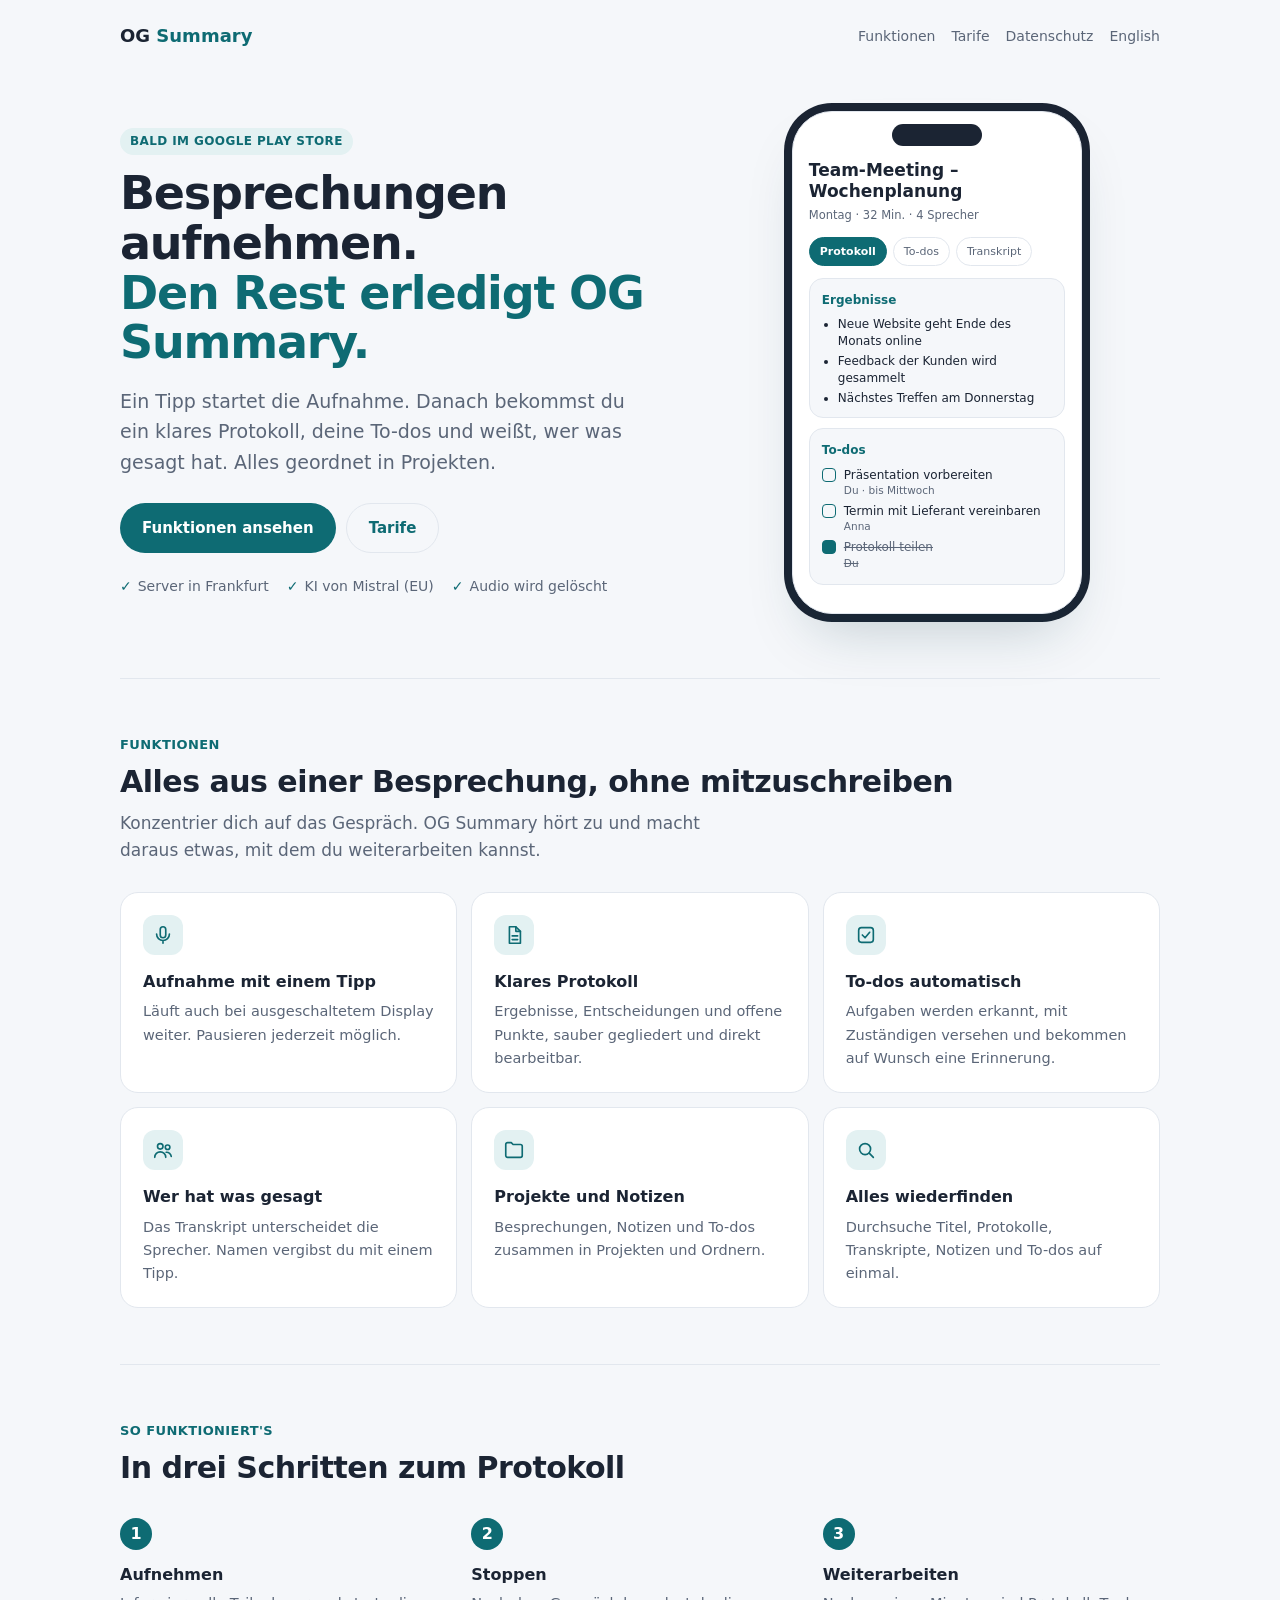
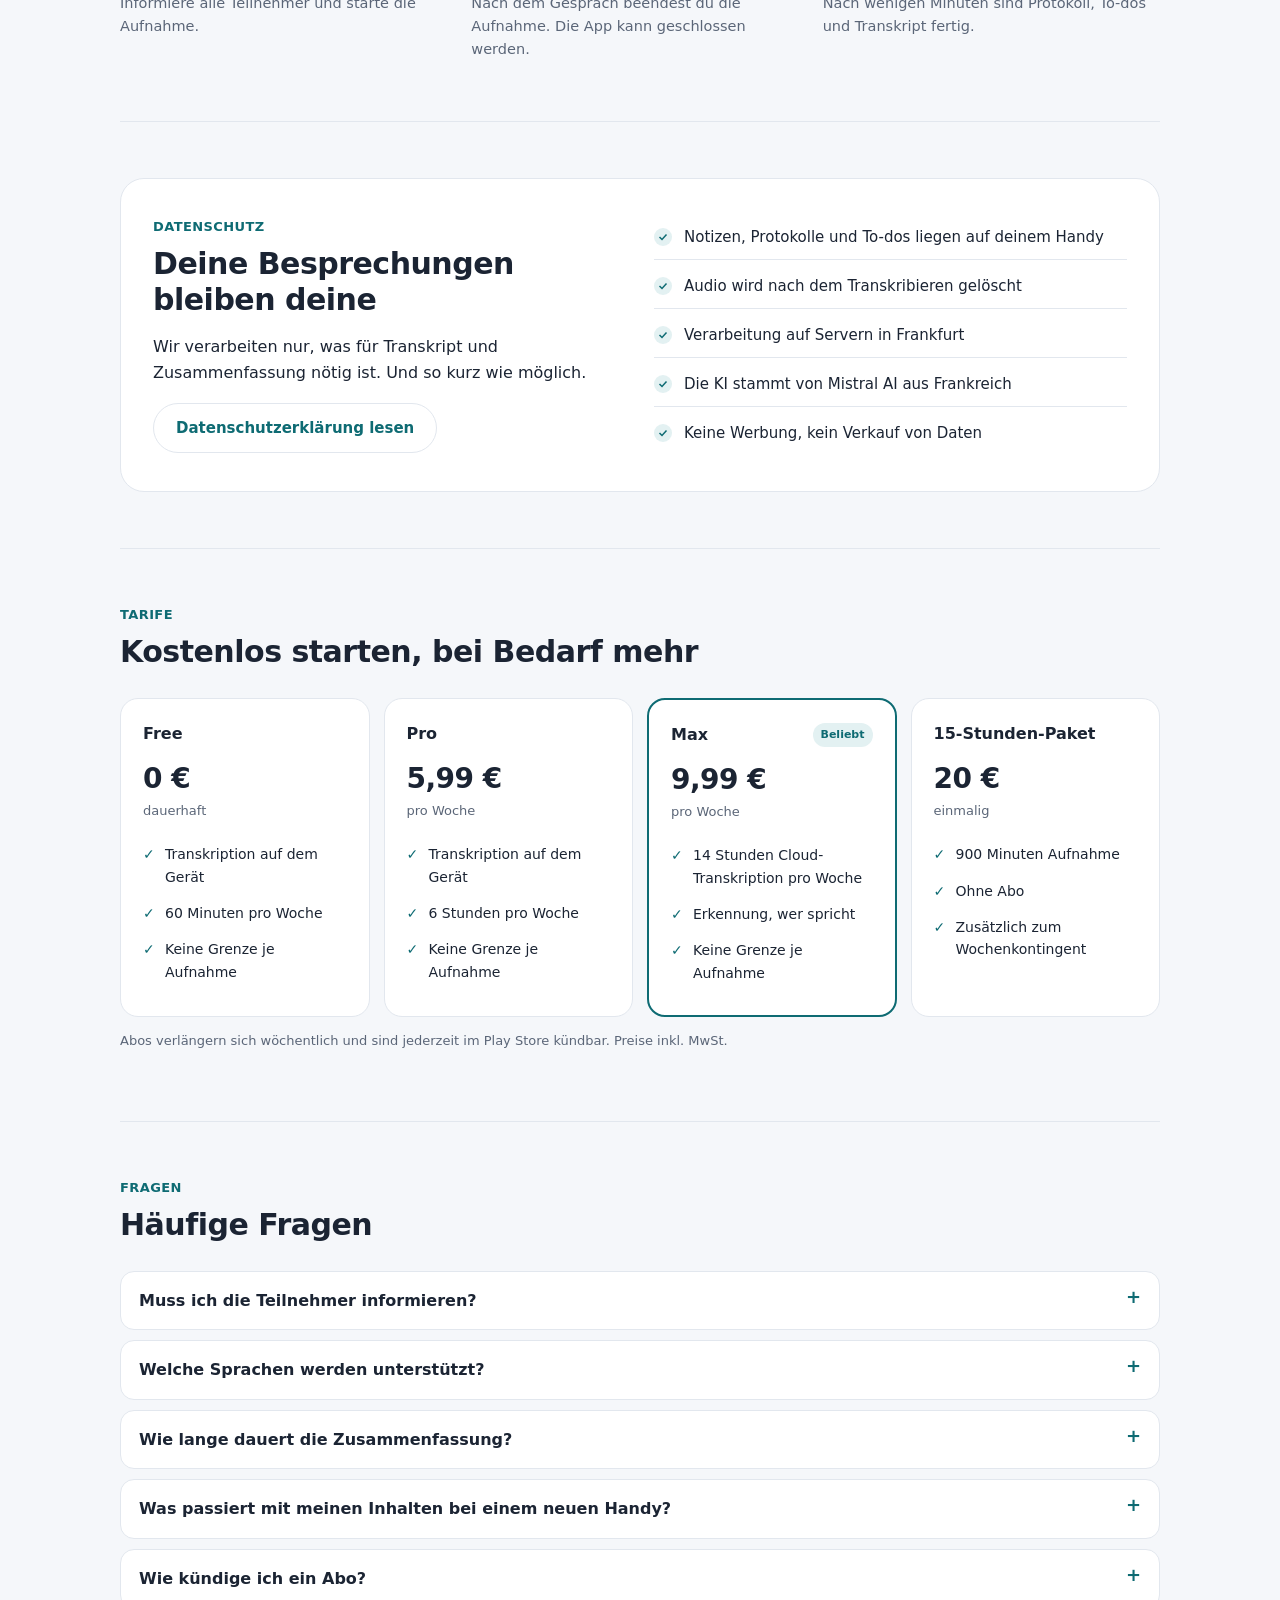
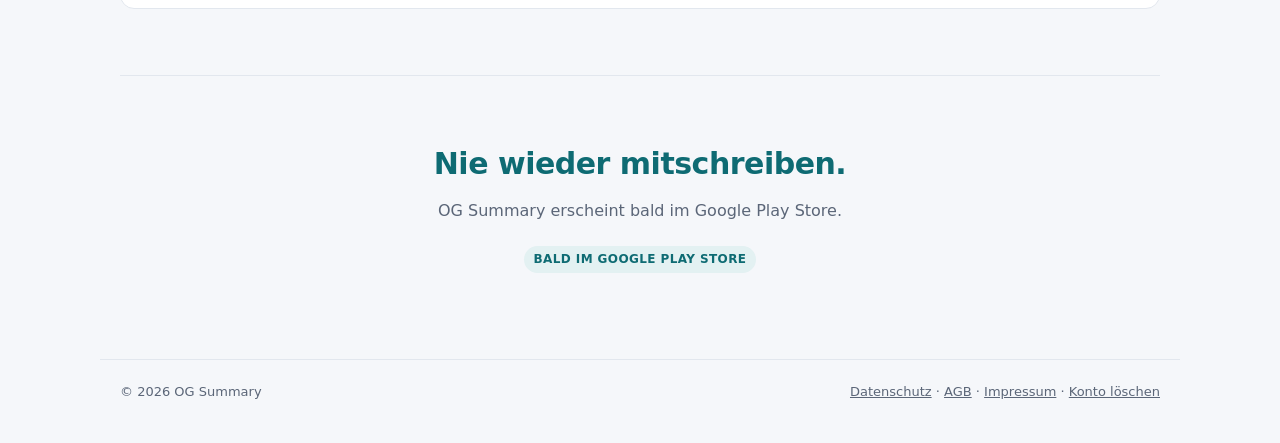
<file: index.html>
<!doctype html>
<html lang="de">
<head>
<meta charset="utf-8">
<meta name="viewport" content="width=device-width, initial-scale=1">
<title>OG Summary – OG Summary</title>
<meta name="robots" content="index,follow">
<meta name="description" content="Besprechungen aufnehmen, automatisch zusammenfassen und als To-dos weiterarbeiten. Deine Inhalte bleiben auf deinem Handy.">
<link rel="stylesheet" href="style.css">
</head>
<body>
<header class="wide">
  <a class="brand" href="index.html">OG <span>Summary</span></a>
  <nav>
    <a href="index.html#funktionen">Funktionen</a>
    <a href="index.html#tarife">Tarife</a>
    <a href="datenschutz.html">Datenschutz</a>
    <a href="en/index.html">English</a>
  </nav>
</header>
<main class="wide">
<section class="lp-hero"><div>
<span class="soon">Bald im Google Play Store</span>
<h1>Besprechungen aufnehmen.<br><em>Den Rest erledigt OG Summary.</em></h1>
<p class="lead">Ein Tipp startet die Aufnahme. Danach bekommst du ein klares Protokoll, deine To-dos und weißt, wer was gesagt hat. Alles geordnet in Projekten.</p>
<div class="cta"><a class="btn" href="#funktionen">Funktionen ansehen</a><a class="btn ghost" href="#tarife">Tarife</a></div>
<div class="trust"><span>Server in Frankfurt</span><span>KI von Mistral (EU)</span><span>Audio wird gelöscht</span></div>
</div><div class="phone" aria-hidden="true"><div class="notch"></div>
<p class="ph-title">Team-Meeting – Wochenplanung</p><div class="ph-meta">Montag · 32 Min. · 4 Sprecher</div>
<div class="ph-tabs"><b>Protokoll</b><i>To-dos</i><i>Transkript</i></div>
<div class="ph-card"><h4>Ergebnisse</h4><ul><li>Neue Website geht Ende des Monats online</li><li>Feedback der Kunden wird gesammelt</li><li>Nächstes Treffen am Donnerstag</li></ul></div>
<div class="ph-card"><h4>To-dos</h4><div class="ph-todo"><div class="box"></div><span>Präsentation vorbereiten<small>Du · bis Mittwoch</small></span></div><div class="ph-todo"><div class="box"></div><span>Termin mit Lieferant vereinbaren<small>Anna</small></span></div><div class="ph-todo done"><div class="box"></div><span>Protokoll teilen<small>Du</small></span></div></div></div></section>
<section class="block" id="funktionen"><p class="eyebrow">Funktionen</p><h2>Alles aus einer Besprechung, ohne mitzuschreiben</h2><p class="sub">Konzentrier dich auf das Gespräch. OG Summary hört zu und macht daraus etwas, mit dem du weiterarbeiten kannst.</p>
<div class="features"><div class="feature"><div class="ic"><svg viewBox="0 0 24 24" fill="none" stroke="currentColor" stroke-width="1.8" stroke-linecap="round" stroke-linejoin="round" aria-hidden="true"><path d="M12 3a3 3 0 0 0-3 3v6a3 3 0 0 0 6 0V6a3 3 0 0 0-3-3z"/><path d="M5 11a7 7 0 0 0 14 0M12 18v3"/></svg></div><h3>Aufnahme mit einem Tipp</h3><p>Läuft auch bei ausgeschaltetem Display weiter. Pausieren jederzeit möglich.</p></div><div class="feature"><div class="ic"><svg viewBox="0 0 24 24" fill="none" stroke="currentColor" stroke-width="1.8" stroke-linecap="round" stroke-linejoin="round" aria-hidden="true"><path d="M7 3h7l5 5v13H7z"/><path d="M14 3v5h5M10 13h6M10 17h6"/></svg></div><h3>Klares Protokoll</h3><p>Ergebnisse, Entscheidungen und offene Punkte, sauber gegliedert und direkt bearbeitbar.</p></div><div class="feature"><div class="ic"><svg viewBox="0 0 24 24" fill="none" stroke="currentColor" stroke-width="1.8" stroke-linecap="round" stroke-linejoin="round" aria-hidden="true"><rect x="4" y="4" width="16" height="16" rx="3"/><path d="M8 12l3 3 5-6"/></svg></div><h3>To-dos automatisch</h3><p>Aufgaben werden erkannt, mit Zuständigen versehen und bekommen auf Wunsch eine Erinnerung.</p></div><div class="feature"><div class="ic"><svg viewBox="0 0 24 24" fill="none" stroke="currentColor" stroke-width="1.8" stroke-linecap="round" stroke-linejoin="round" aria-hidden="true"><circle cx="9" cy="8" r="3"/><path d="M3 20a6 6 0 0 1 12 0"/><circle cx="17" cy="9" r="2.5"/><path d="M15.5 14.5A5 5 0 0 1 21 19"/></svg></div><h3>Wer hat was gesagt</h3><p>Das Transkript unterscheidet die Sprecher. Namen vergibst du mit einem Tipp.</p></div><div class="feature"><div class="ic"><svg viewBox="0 0 24 24" fill="none" stroke="currentColor" stroke-width="1.8" stroke-linecap="round" stroke-linejoin="round" aria-hidden="true"><path d="M3 6a2 2 0 0 1 2-2h4l2 2h8a2 2 0 0 1 2 2v10a2 2 0 0 1-2 2H5a2 2 0 0 1-2-2z"/></svg></div><h3>Projekte und Notizen</h3><p>Besprechungen, Notizen und To-dos zusammen in Projekten und Ordnern.</p></div><div class="feature"><div class="ic"><svg viewBox="0 0 24 24" fill="none" stroke="currentColor" stroke-width="1.8" stroke-linecap="round" stroke-linejoin="round" aria-hidden="true"><circle cx="11" cy="11" r="6"/><path d="M20 20l-4.5-4.5"/></svg></div><h3>Alles wiederfinden</h3><p>Durchsuche Titel, Protokolle, Transkripte, Notizen und To-dos auf einmal.</p></div></div></section>
<section class="block"><p class="eyebrow">So funktioniert&#x27;s</p><h2>In drei Schritten zum Protokoll</h2><p class="sub"></p><div class="steps"><div class="step"><h3>Aufnehmen</h3><p>Informiere alle Teilnehmer und starte die Aufnahme.</p></div><div class="step"><h3>Stoppen</h3><p>Nach dem Gespräch beendest du die Aufnahme. Die App kann geschlossen werden.</p></div><div class="step"><h3>Weiterarbeiten</h3><p>Nach wenigen Minuten sind Protokoll, To-dos und Transkript fertig.</p></div></div></section>
<section class="block"><div class="privacy-band"><div><p class="eyebrow">Datenschutz</p><h2>Deine Besprechungen bleiben deine</h2>
<p class="sub" style="margin-bottom:18px">Wir verarbeiten nur, was für Transkript und Zusammenfassung nötig ist. Und so kurz wie möglich.</p><a class="btn ghost" href="datenschutz.html">Datenschutzerklärung lesen</a></div>
<ul class="checks"><li>Notizen, Protokolle und To-dos liegen auf deinem Handy</li><li>Audio wird nach dem Transkribieren gelöscht</li><li>Verarbeitung auf Servern in Frankfurt</li><li>Die KI stammt von Mistral AI aus Frankreich</li><li>Keine Werbung, kein Verkauf von Daten</li></ul></div></section>
<section class="block" id="tarife"><p class="eyebrow">Tarife</p><h2>Kostenlos starten, bei Bedarf mehr</h2><p class="sub"></p>
<div class="plans"><div class="plan"><div class="name">Free</div>
<div class="price">0 €</div><div class="per">dauerhaft</div><ul><li>Transkription auf dem Gerät</li><li>60 Minuten pro Woche</li><li>Keine Grenze je Aufnahme</li></ul></div><div class="plan"><div class="name">Pro</div>
<div class="price">5,99 €</div><div class="per">pro Woche</div><ul><li>Transkription auf dem Gerät</li><li>6 Stunden pro Woche</li><li>Keine Grenze je Aufnahme</li></ul></div><div class="plan hl"><div class="name">Max<span class="tag">Beliebt</span></div>
<div class="price">9,99 €</div><div class="per">pro Woche</div><ul><li>14 Stunden Cloud-Transkription pro Woche</li><li>Erkennung, wer spricht</li><li>Keine Grenze je Aufnahme</li></ul></div><div class="plan"><div class="name">15-Stunden-Paket</div>
<div class="price">20 €</div><div class="per">einmalig</div><ul><li>900 Minuten Aufnahme</li><li>Ohne Abo</li><li>Zusätzlich zum Wochenkontingent</li></ul></div></div><p class="note">Abos verlängern sich wöchentlich und sind jederzeit im Play Store kündbar. Preise inkl. MwSt.</p></section>
<section class="block"><p class="eyebrow">Fragen</p><h2>Häufige Fragen</h2><p class="sub"></p><details><summary>Muss ich die Teilnehmer informieren?</summary><p>Ja. Bitte informiere alle Teilnehmer vor der Aufnahme. Das ist gesetzlich vorgeschrieben und fair.</p></details><details><summary>Welche Sprachen werden unterstützt?</summary><p>Deutsch und Englisch werden besonders gut erkannt, viele weitere Sprachen funktionieren ebenfalls.</p></details><details><summary>Wie lange dauert die Zusammenfassung?</summary><p>Meist ein bis drei Minuten nach dem Stoppen. Du kannst die App in der Zeit schließen.</p></details><details><summary>Was passiert mit meinen Inhalten bei einem neuen Handy?</summary><p>Android sichert sie in deinem Google-Konto. Zusätzlich kannst du jederzeit eine Sicherungsdatei exportieren.</p></details><details><summary>Wie kündige ich ein Abo?</summary><p>Im Play Store unter Profil → Zahlungen und Abos → Abos.</p></details></section>
<section class="closing"><h2>Nie wieder mitschreiben.</h2><p>OG Summary erscheint bald im Google Play Store.</p><span class="soon">Bald im Google Play Store</span></section>
</main>
<footer class="wide">
  <span>© 2026 OG Summary</span>
  <span><a href="datenschutz.html">Datenschutz</a> · <a href="agb.html">AGB</a> · <a href="impressum.html">Impressum</a> · <a href="konto-loeschen.html">Konto löschen</a></span>
</footer>
</body>
</html>
</file>
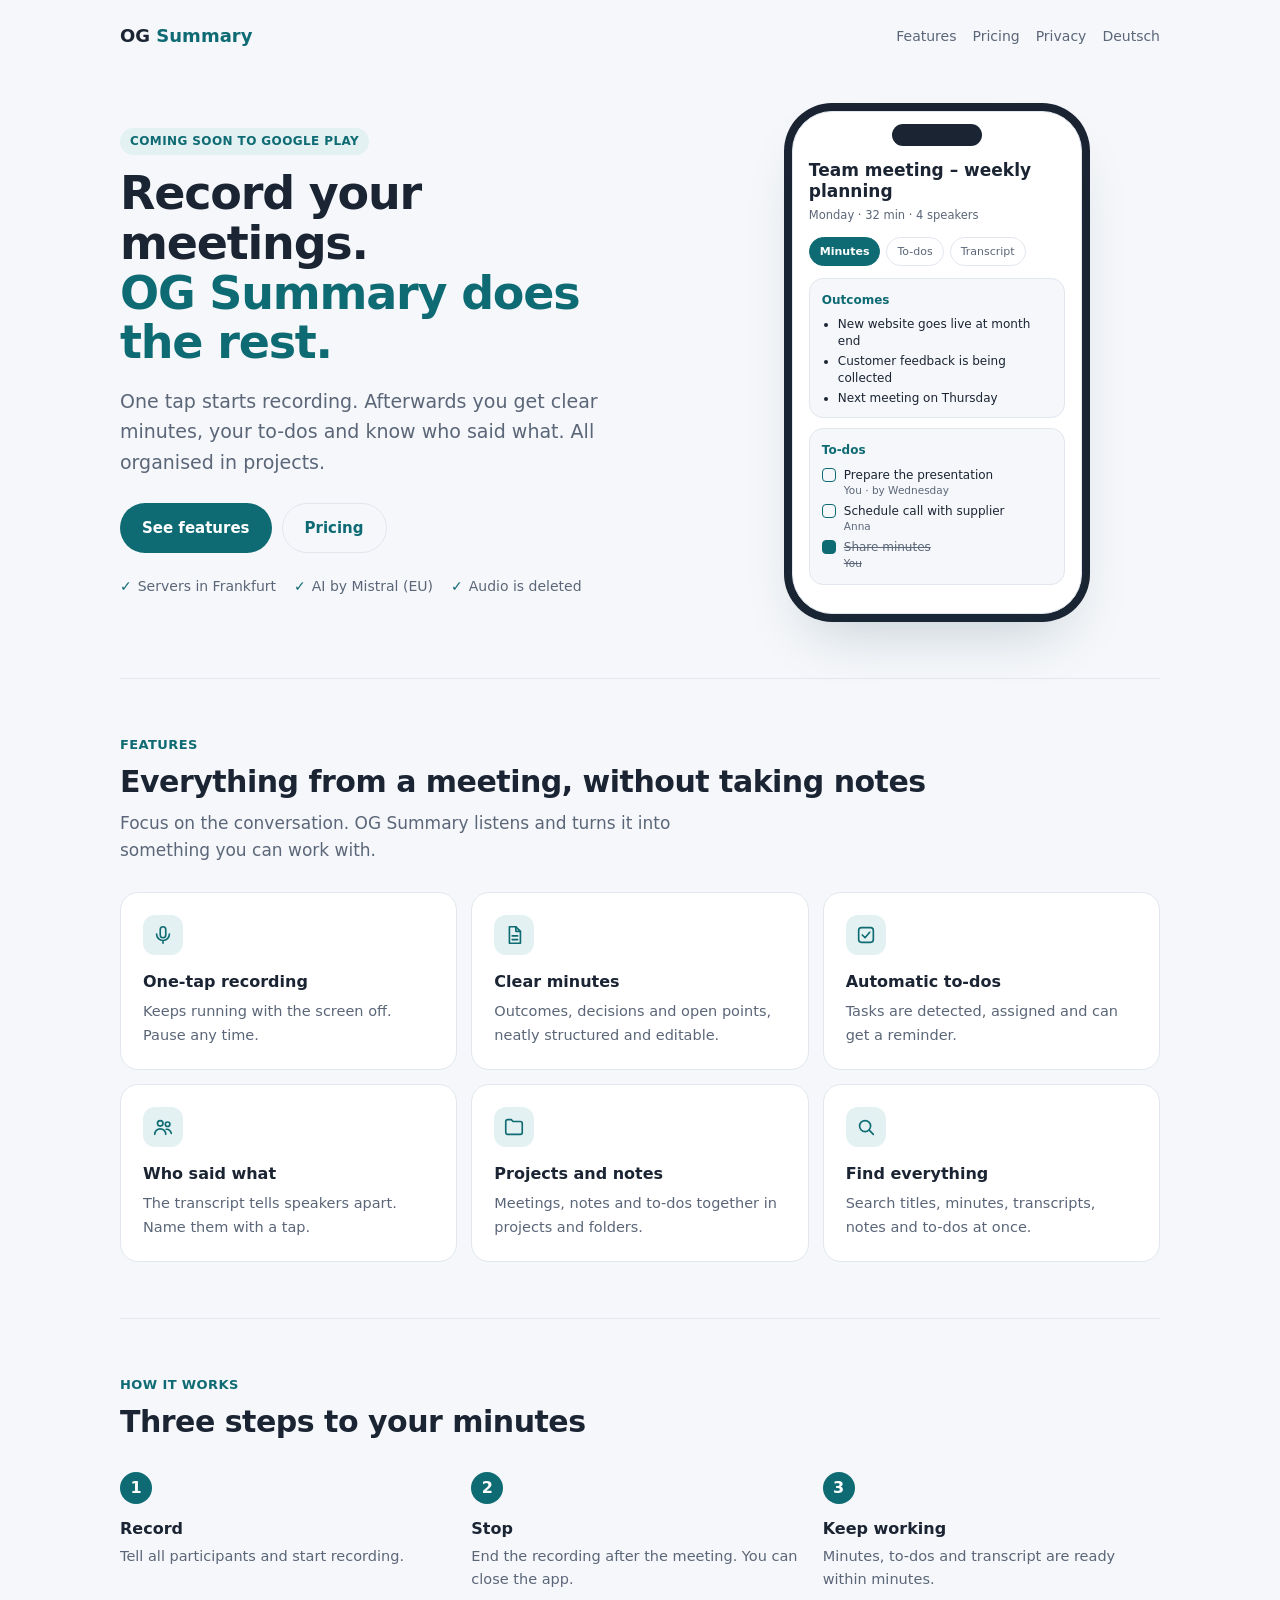
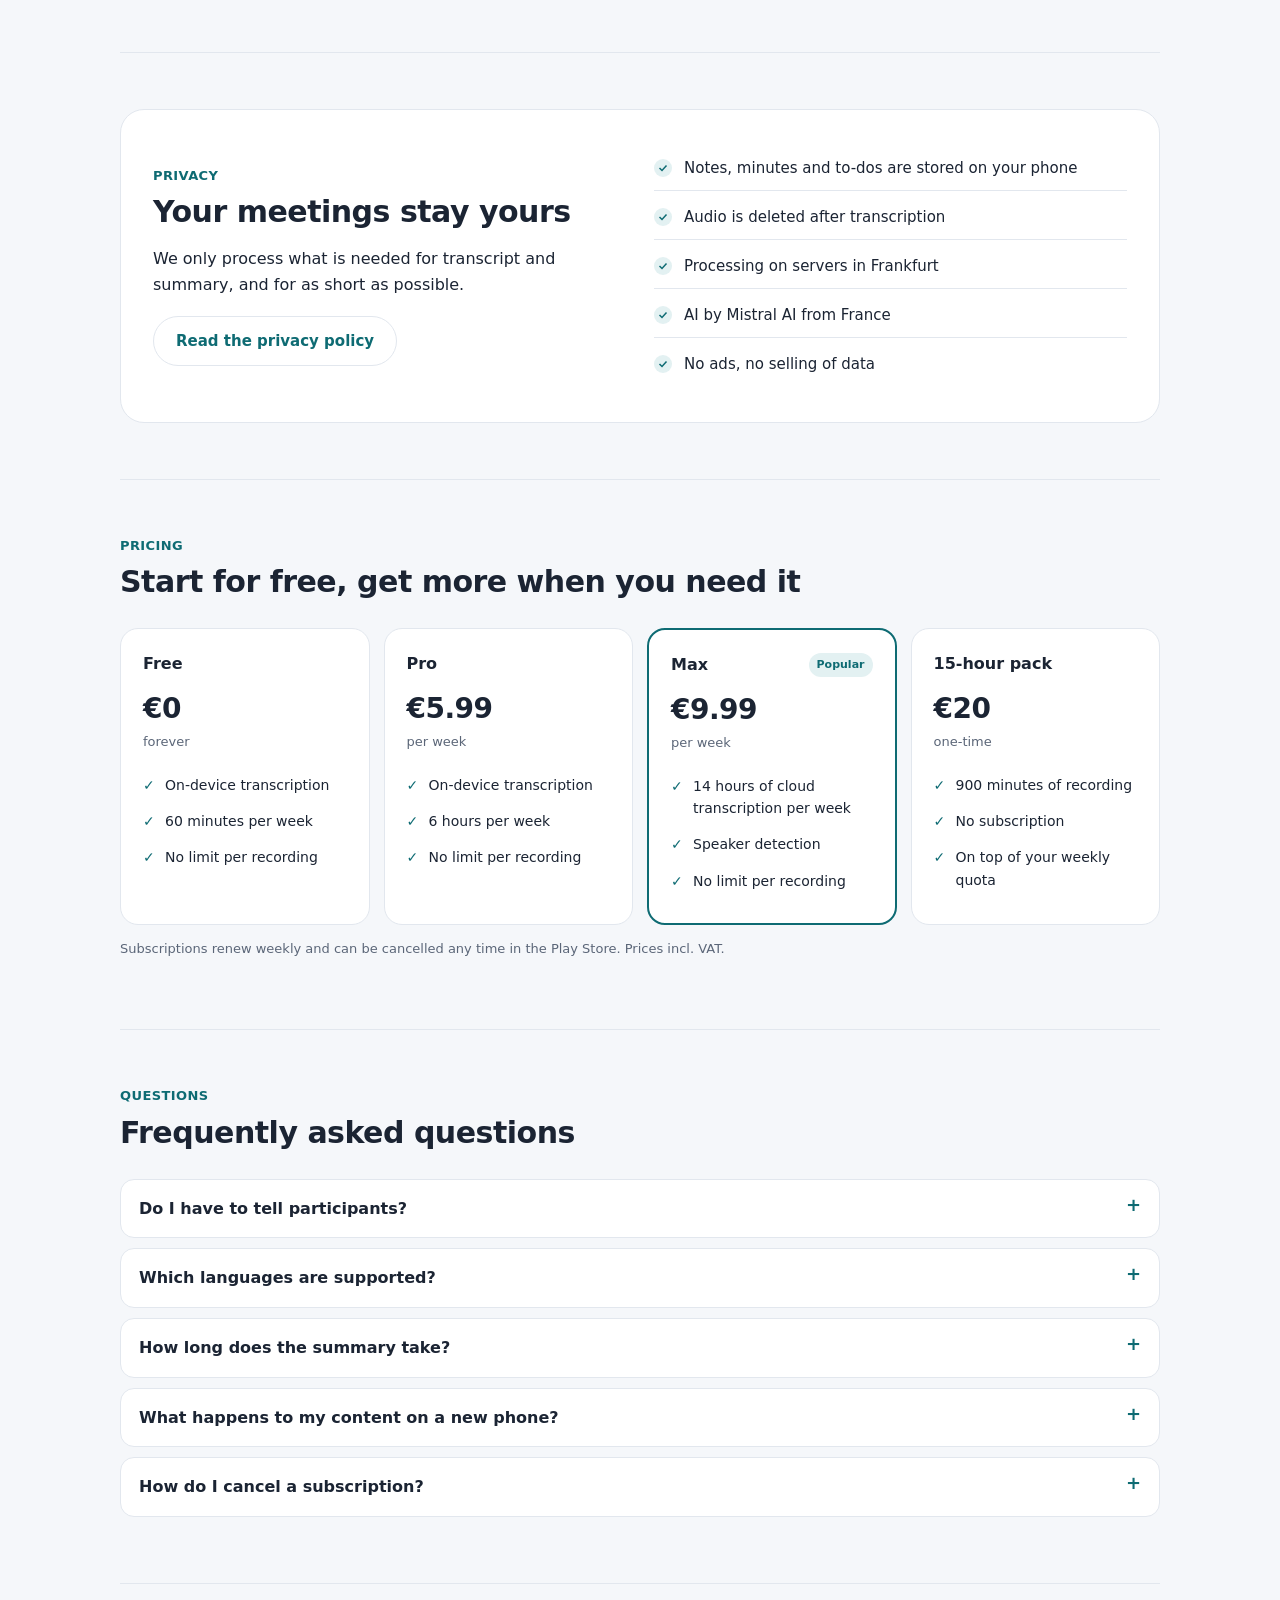
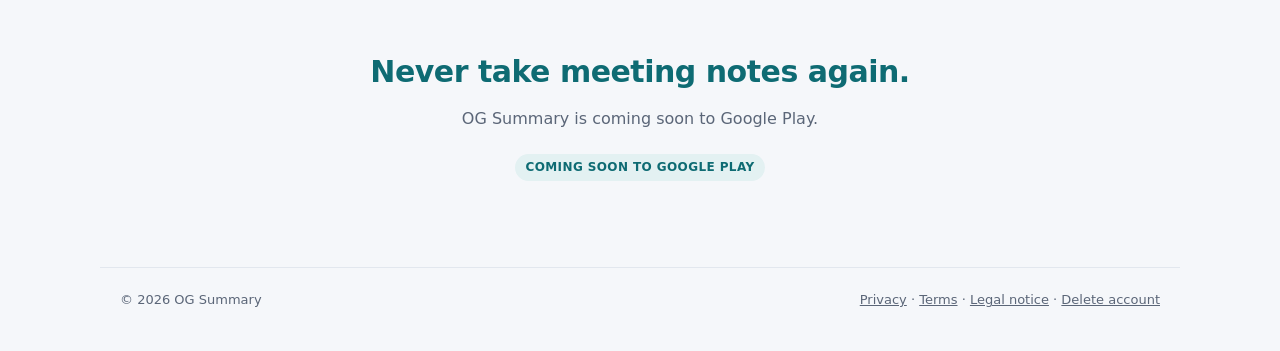
<file: en/index.html>
<!doctype html>
<html lang="en">
<head>
<meta charset="utf-8">
<meta name="viewport" content="width=device-width, initial-scale=1">
<title>OG Summary – OG Summary</title>
<meta name="robots" content="index,follow">
<meta name="description" content="Record meetings, get automatic summaries and keep working with to-dos. Your content stays on your phone.">
<link rel="stylesheet" href="../style.css">
</head>
<body>
<header class="wide">
  <a class="brand" href="index.html">OG <span>Summary</span></a>
  <nav>
    <a href="index.html#funktionen">Features</a>
    <a href="index.html#tarife">Pricing</a>
    <a href="privacy.html">Privacy</a>
    <a href="../index.html">Deutsch</a>
  </nav>
</header>
<main class="wide">
<section class="lp-hero"><div>
<span class="soon">Coming soon to Google Play</span>
<h1>Record your meetings.<br><em>OG Summary does the rest.</em></h1>
<p class="lead">One tap starts recording. Afterwards you get clear minutes, your to-dos and know who said what. All organised in projects.</p>
<div class="cta"><a class="btn" href="#funktionen">See features</a><a class="btn ghost" href="#tarife">Pricing</a></div>
<div class="trust"><span>Servers in Frankfurt</span><span>AI by Mistral (EU)</span><span>Audio is deleted</span></div>
</div><div class="phone" aria-hidden="true"><div class="notch"></div>
<p class="ph-title">Team meeting – weekly planning</p><div class="ph-meta">Monday · 32 min · 4 speakers</div>
<div class="ph-tabs"><b>Minutes</b><i>To-dos</i><i>Transcript</i></div>
<div class="ph-card"><h4>Outcomes</h4><ul><li>New website goes live at month end</li><li>Customer feedback is being collected</li><li>Next meeting on Thursday</li></ul></div>
<div class="ph-card"><h4>To-dos</h4><div class="ph-todo"><div class="box"></div><span>Prepare the presentation<small>You · by Wednesday</small></span></div><div class="ph-todo"><div class="box"></div><span>Schedule call with supplier<small>Anna</small></span></div><div class="ph-todo done"><div class="box"></div><span>Share minutes<small>You</small></span></div></div></div></section>
<section class="block" id="funktionen"><p class="eyebrow">Features</p><h2>Everything from a meeting, without taking notes</h2><p class="sub">Focus on the conversation. OG Summary listens and turns it into something you can work with.</p>
<div class="features"><div class="feature"><div class="ic"><svg viewBox="0 0 24 24" fill="none" stroke="currentColor" stroke-width="1.8" stroke-linecap="round" stroke-linejoin="round" aria-hidden="true"><path d="M12 3a3 3 0 0 0-3 3v6a3 3 0 0 0 6 0V6a3 3 0 0 0-3-3z"/><path d="M5 11a7 7 0 0 0 14 0M12 18v3"/></svg></div><h3>One-tap recording</h3><p>Keeps running with the screen off. Pause any time.</p></div><div class="feature"><div class="ic"><svg viewBox="0 0 24 24" fill="none" stroke="currentColor" stroke-width="1.8" stroke-linecap="round" stroke-linejoin="round" aria-hidden="true"><path d="M7 3h7l5 5v13H7z"/><path d="M14 3v5h5M10 13h6M10 17h6"/></svg></div><h3>Clear minutes</h3><p>Outcomes, decisions and open points, neatly structured and editable.</p></div><div class="feature"><div class="ic"><svg viewBox="0 0 24 24" fill="none" stroke="currentColor" stroke-width="1.8" stroke-linecap="round" stroke-linejoin="round" aria-hidden="true"><rect x="4" y="4" width="16" height="16" rx="3"/><path d="M8 12l3 3 5-6"/></svg></div><h3>Automatic to-dos</h3><p>Tasks are detected, assigned and can get a reminder.</p></div><div class="feature"><div class="ic"><svg viewBox="0 0 24 24" fill="none" stroke="currentColor" stroke-width="1.8" stroke-linecap="round" stroke-linejoin="round" aria-hidden="true"><circle cx="9" cy="8" r="3"/><path d="M3 20a6 6 0 0 1 12 0"/><circle cx="17" cy="9" r="2.5"/><path d="M15.5 14.5A5 5 0 0 1 21 19"/></svg></div><h3>Who said what</h3><p>The transcript tells speakers apart. Name them with a tap.</p></div><div class="feature"><div class="ic"><svg viewBox="0 0 24 24" fill="none" stroke="currentColor" stroke-width="1.8" stroke-linecap="round" stroke-linejoin="round" aria-hidden="true"><path d="M3 6a2 2 0 0 1 2-2h4l2 2h8a2 2 0 0 1 2 2v10a2 2 0 0 1-2 2H5a2 2 0 0 1-2-2z"/></svg></div><h3>Projects and notes</h3><p>Meetings, notes and to-dos together in projects and folders.</p></div><div class="feature"><div class="ic"><svg viewBox="0 0 24 24" fill="none" stroke="currentColor" stroke-width="1.8" stroke-linecap="round" stroke-linejoin="round" aria-hidden="true"><circle cx="11" cy="11" r="6"/><path d="M20 20l-4.5-4.5"/></svg></div><h3>Find everything</h3><p>Search titles, minutes, transcripts, notes and to-dos at once.</p></div></div></section>
<section class="block"><p class="eyebrow">How it works</p><h2>Three steps to your minutes</h2><p class="sub"></p><div class="steps"><div class="step"><h3>Record</h3><p>Tell all participants and start recording.</p></div><div class="step"><h3>Stop</h3><p>End the recording after the meeting. You can close the app.</p></div><div class="step"><h3>Keep working</h3><p>Minutes, to-dos and transcript are ready within minutes.</p></div></div></section>
<section class="block"><div class="privacy-band"><div><p class="eyebrow">Privacy</p><h2>Your meetings stay yours</h2>
<p class="sub" style="margin-bottom:18px">We only process what is needed for transcript and summary, and for as short as possible.</p><a class="btn ghost" href="privacy.html">Read the privacy policy</a></div>
<ul class="checks"><li>Notes, minutes and to-dos are stored on your phone</li><li>Audio is deleted after transcription</li><li>Processing on servers in Frankfurt</li><li>AI by Mistral AI from France</li><li>No ads, no selling of data</li></ul></div></section>
<section class="block" id="tarife"><p class="eyebrow">Pricing</p><h2>Start for free, get more when you need it</h2><p class="sub"></p>
<div class="plans"><div class="plan"><div class="name">Free</div>
<div class="price">€0</div><div class="per">forever</div><ul><li>On-device transcription</li><li>60 minutes per week</li><li>No limit per recording</li></ul></div><div class="plan"><div class="name">Pro</div>
<div class="price">€5.99</div><div class="per">per week</div><ul><li>On-device transcription</li><li>6 hours per week</li><li>No limit per recording</li></ul></div><div class="plan hl"><div class="name">Max<span class="tag">Popular</span></div>
<div class="price">€9.99</div><div class="per">per week</div><ul><li>14 hours of cloud transcription per week</li><li>Speaker detection</li><li>No limit per recording</li></ul></div><div class="plan"><div class="name">15-hour pack</div>
<div class="price">€20</div><div class="per">one-time</div><ul><li>900 minutes of recording</li><li>No subscription</li><li>On top of your weekly quota</li></ul></div></div><p class="note">Subscriptions renew weekly and can be cancelled any time in the Play Store. Prices incl. VAT.</p></section>
<section class="block"><p class="eyebrow">Questions</p><h2>Frequently asked questions</h2><p class="sub"></p><details><summary>Do I have to tell participants?</summary><p>Yes. Please tell everyone before recording. It is required by law and it is fair.</p></details><details><summary>Which languages are supported?</summary><p>German and English work especially well, many other languages work too.</p></details><details><summary>How long does the summary take?</summary><p>Usually one to three minutes after stopping. You can close the app meanwhile.</p></details><details><summary>What happens to my content on a new phone?</summary><p>Android backs it up to your Google account. You can also export a backup file any time.</p></details><details><summary>How do I cancel a subscription?</summary><p>In the Play Store under Profile → Payments &amp; subscriptions → Subscriptions.</p></details></section>
<section class="closing"><h2>Never take meeting notes again.</h2><p>OG Summary is coming soon to Google Play.</p><span class="soon">Coming soon to Google Play</span></section>
</main>
<footer class="wide">
  <span>© 2026 OG Summary</span>
  <span><a href="privacy.html">Privacy</a> · <a href="terms.html">Terms</a> · <a href="imprint.html">Legal notice</a> · <a href="delete-account.html">Delete account</a></span>
</footer>
</body>
</html>
</file>
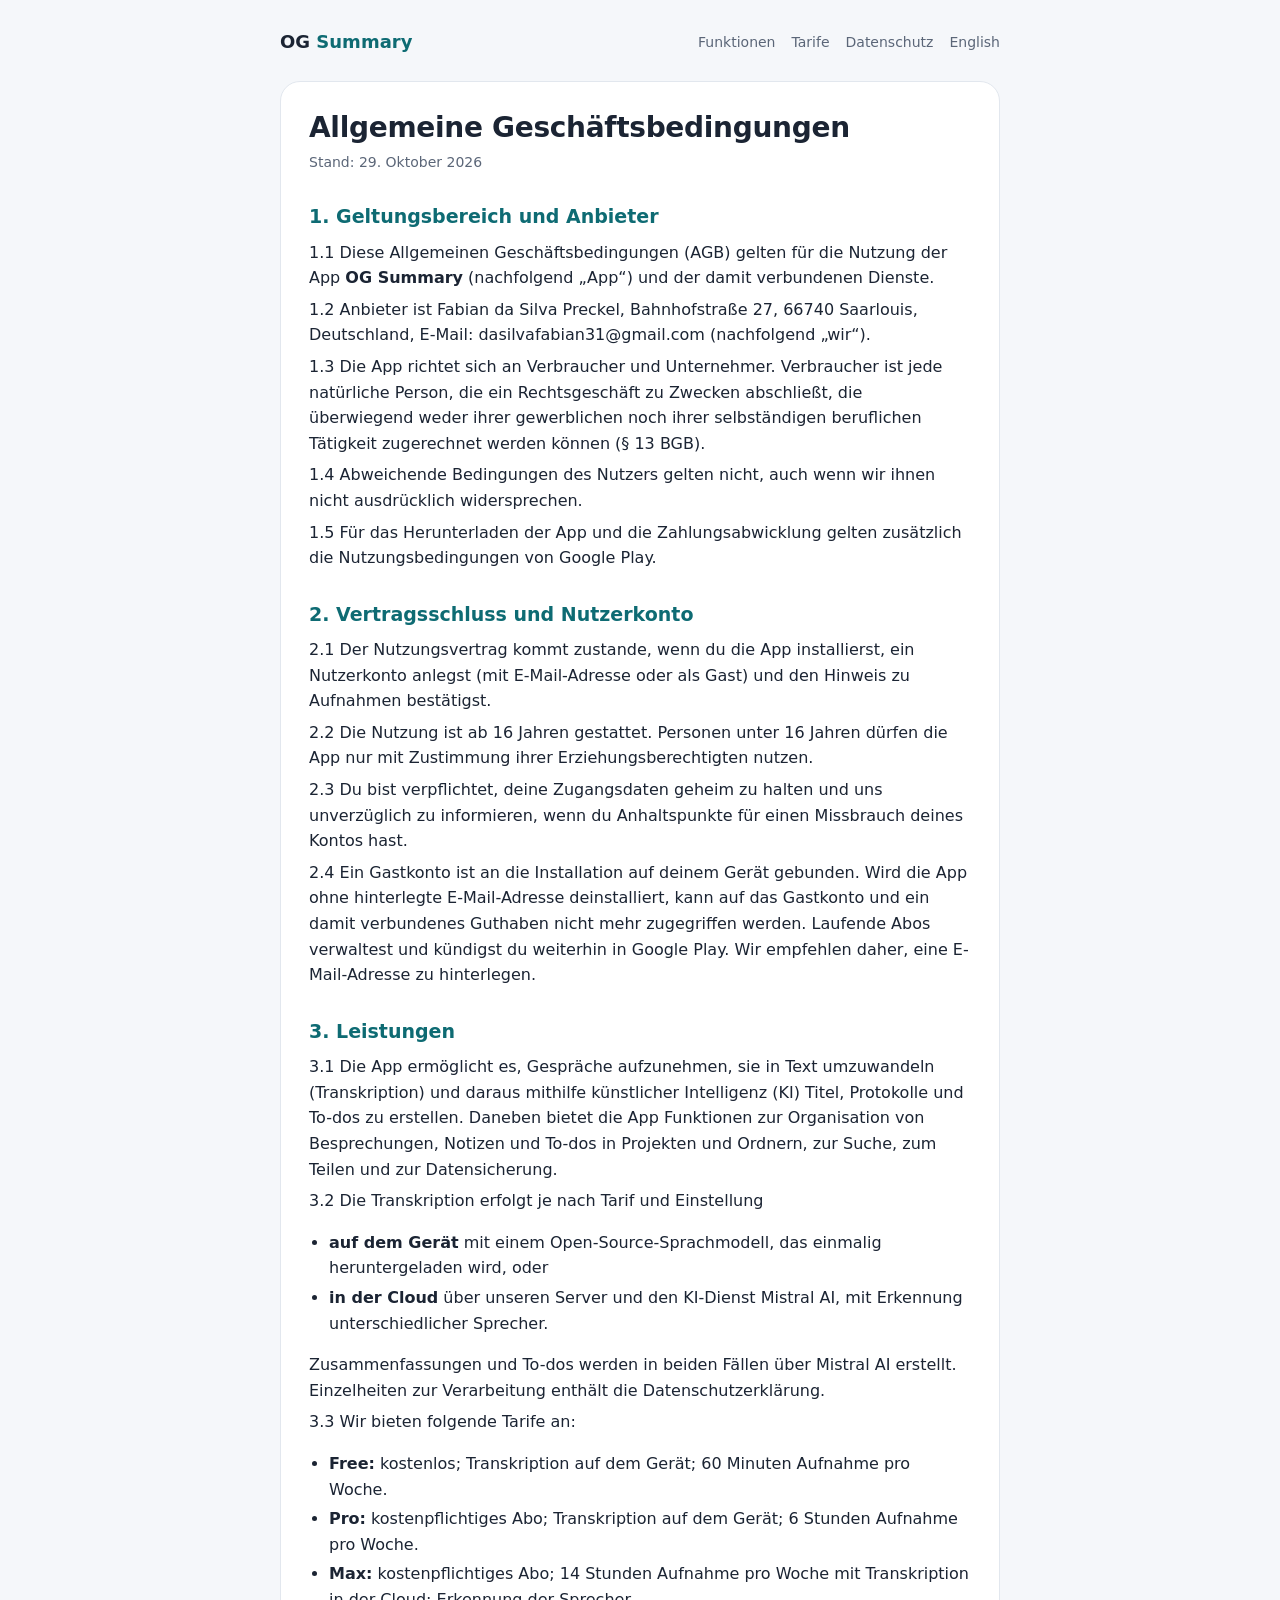
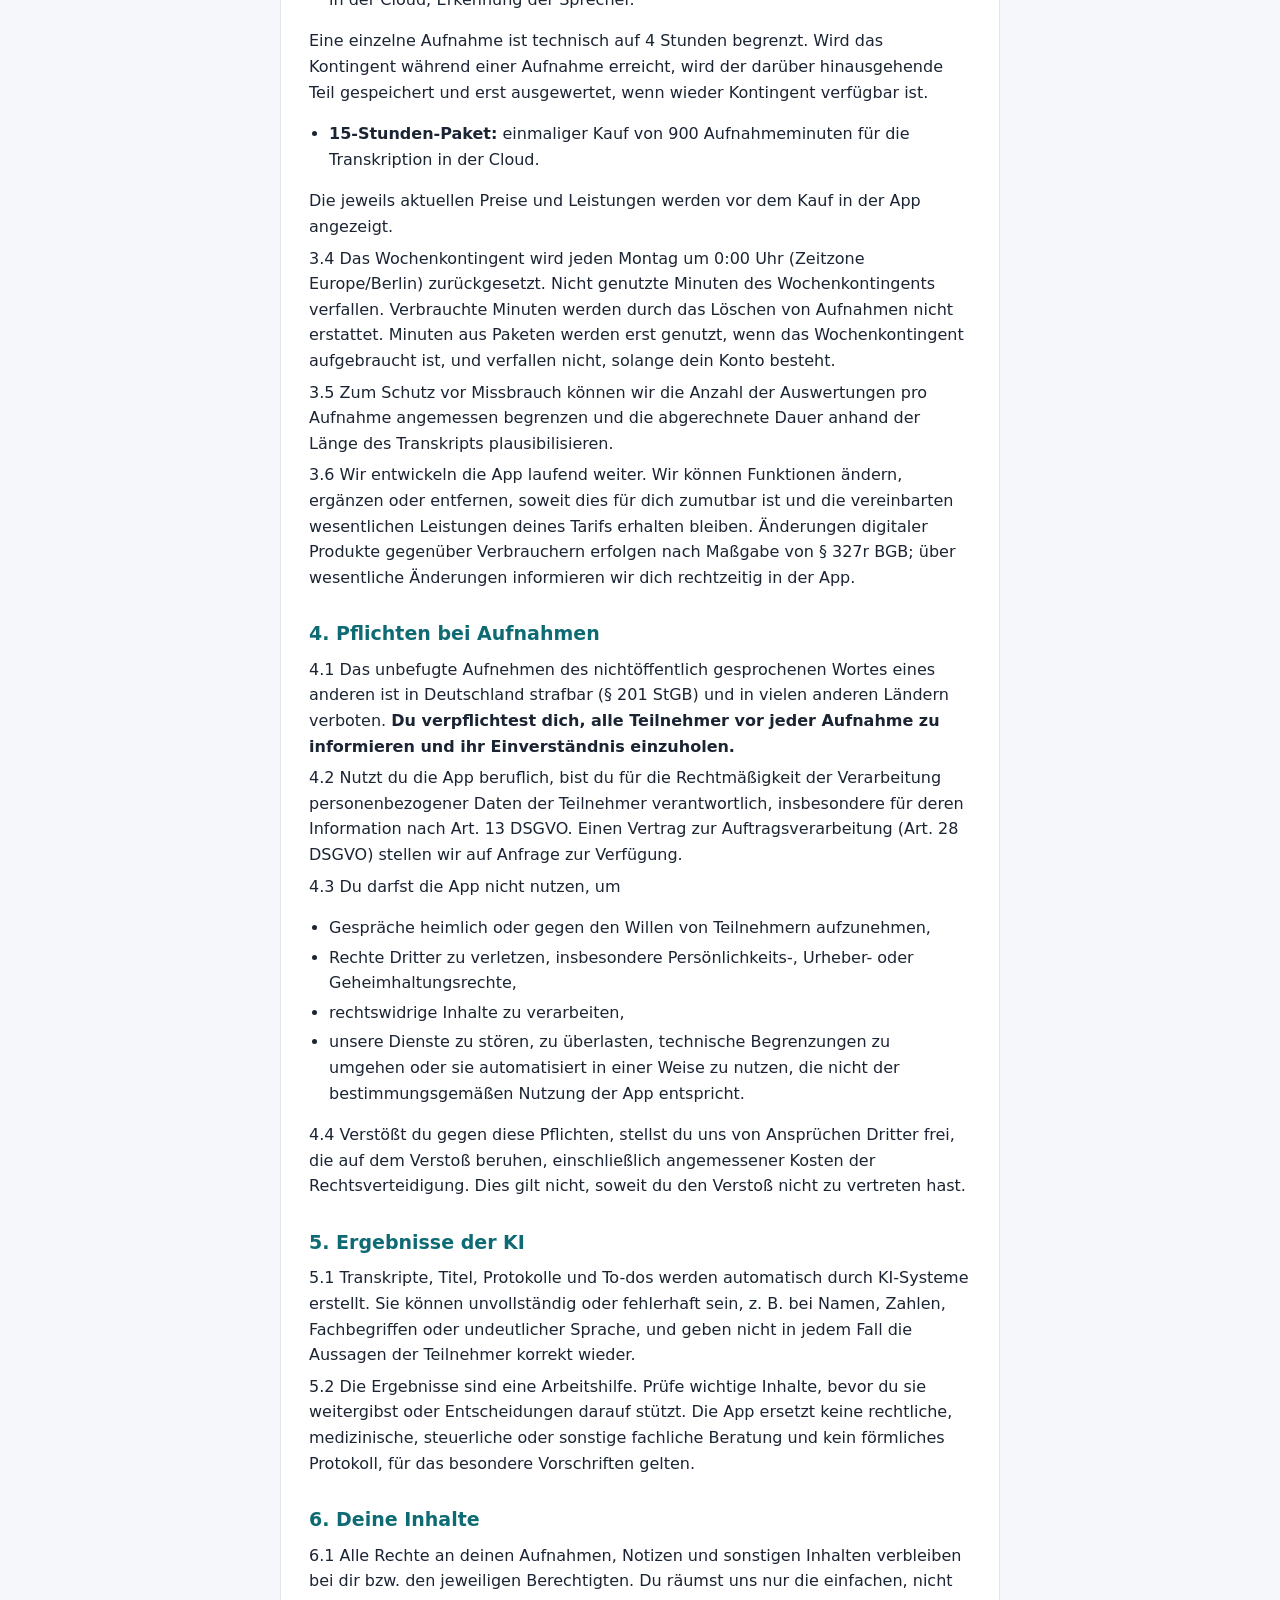
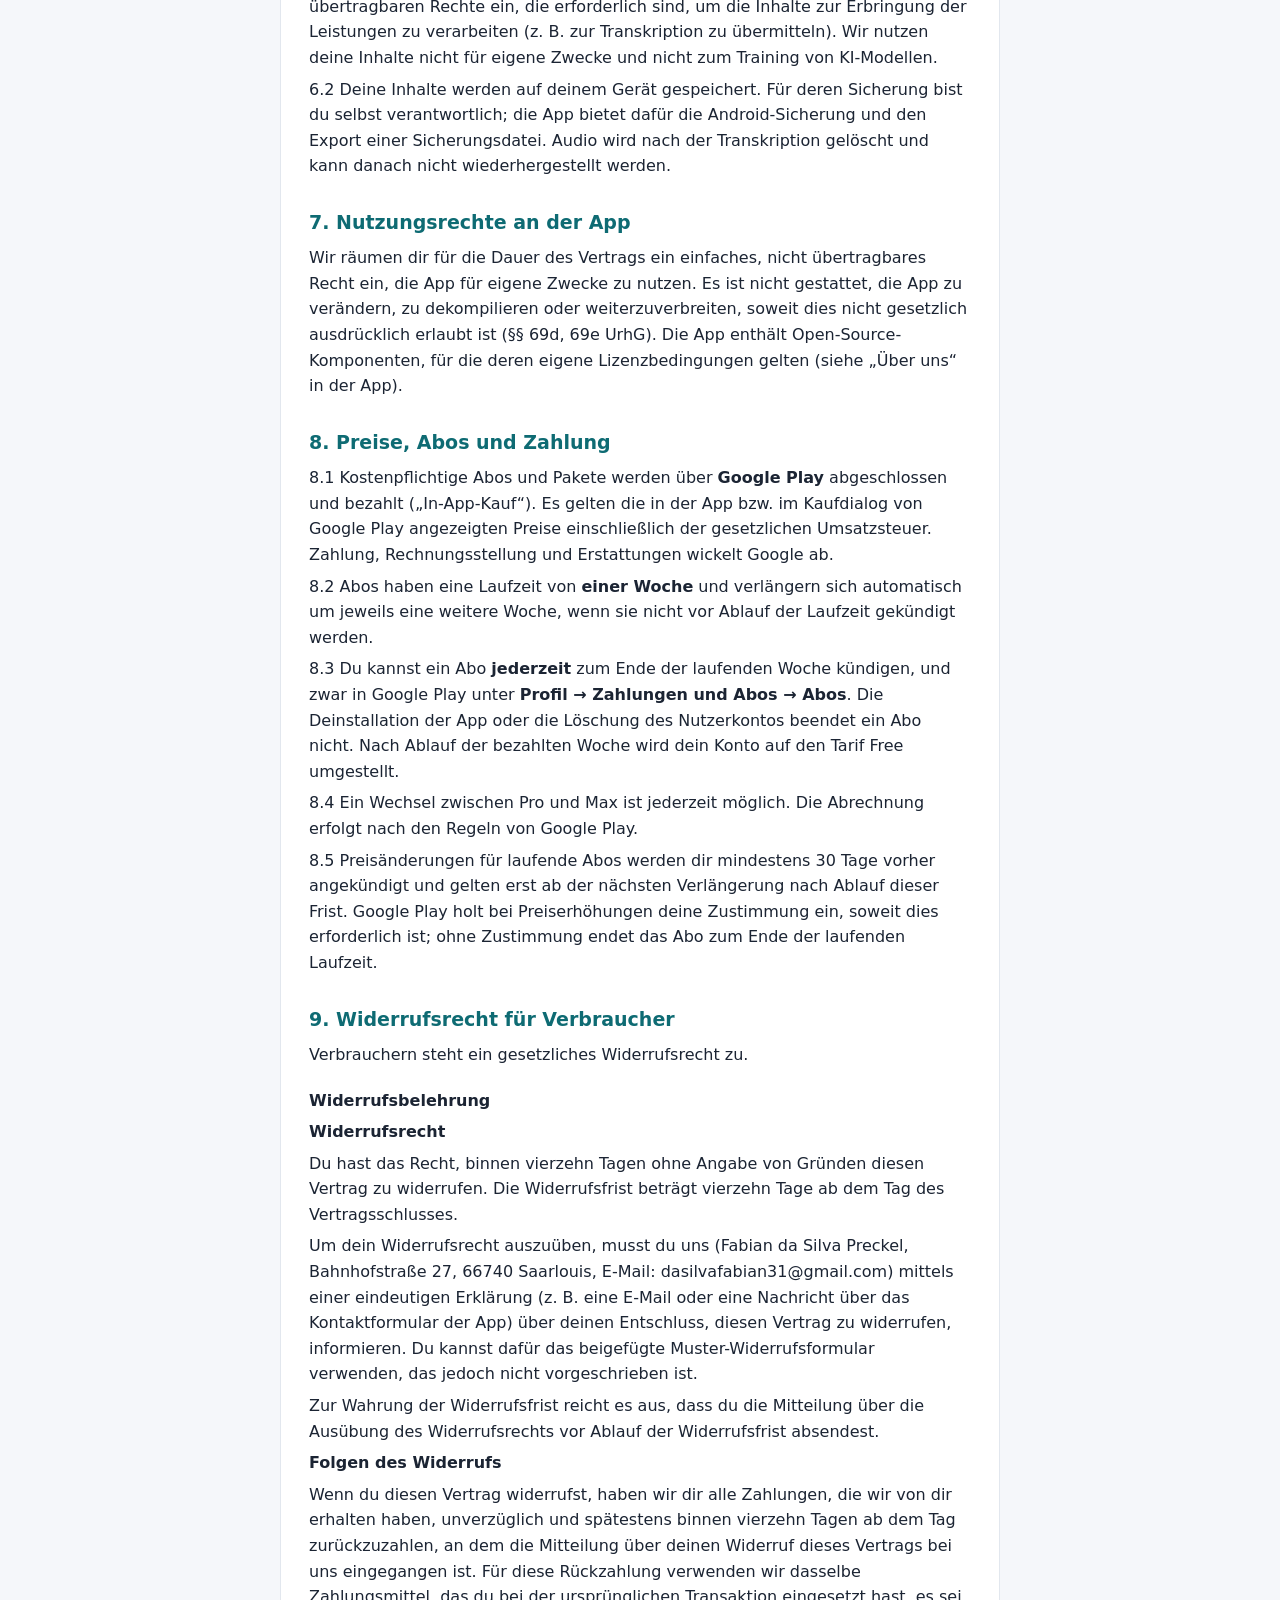
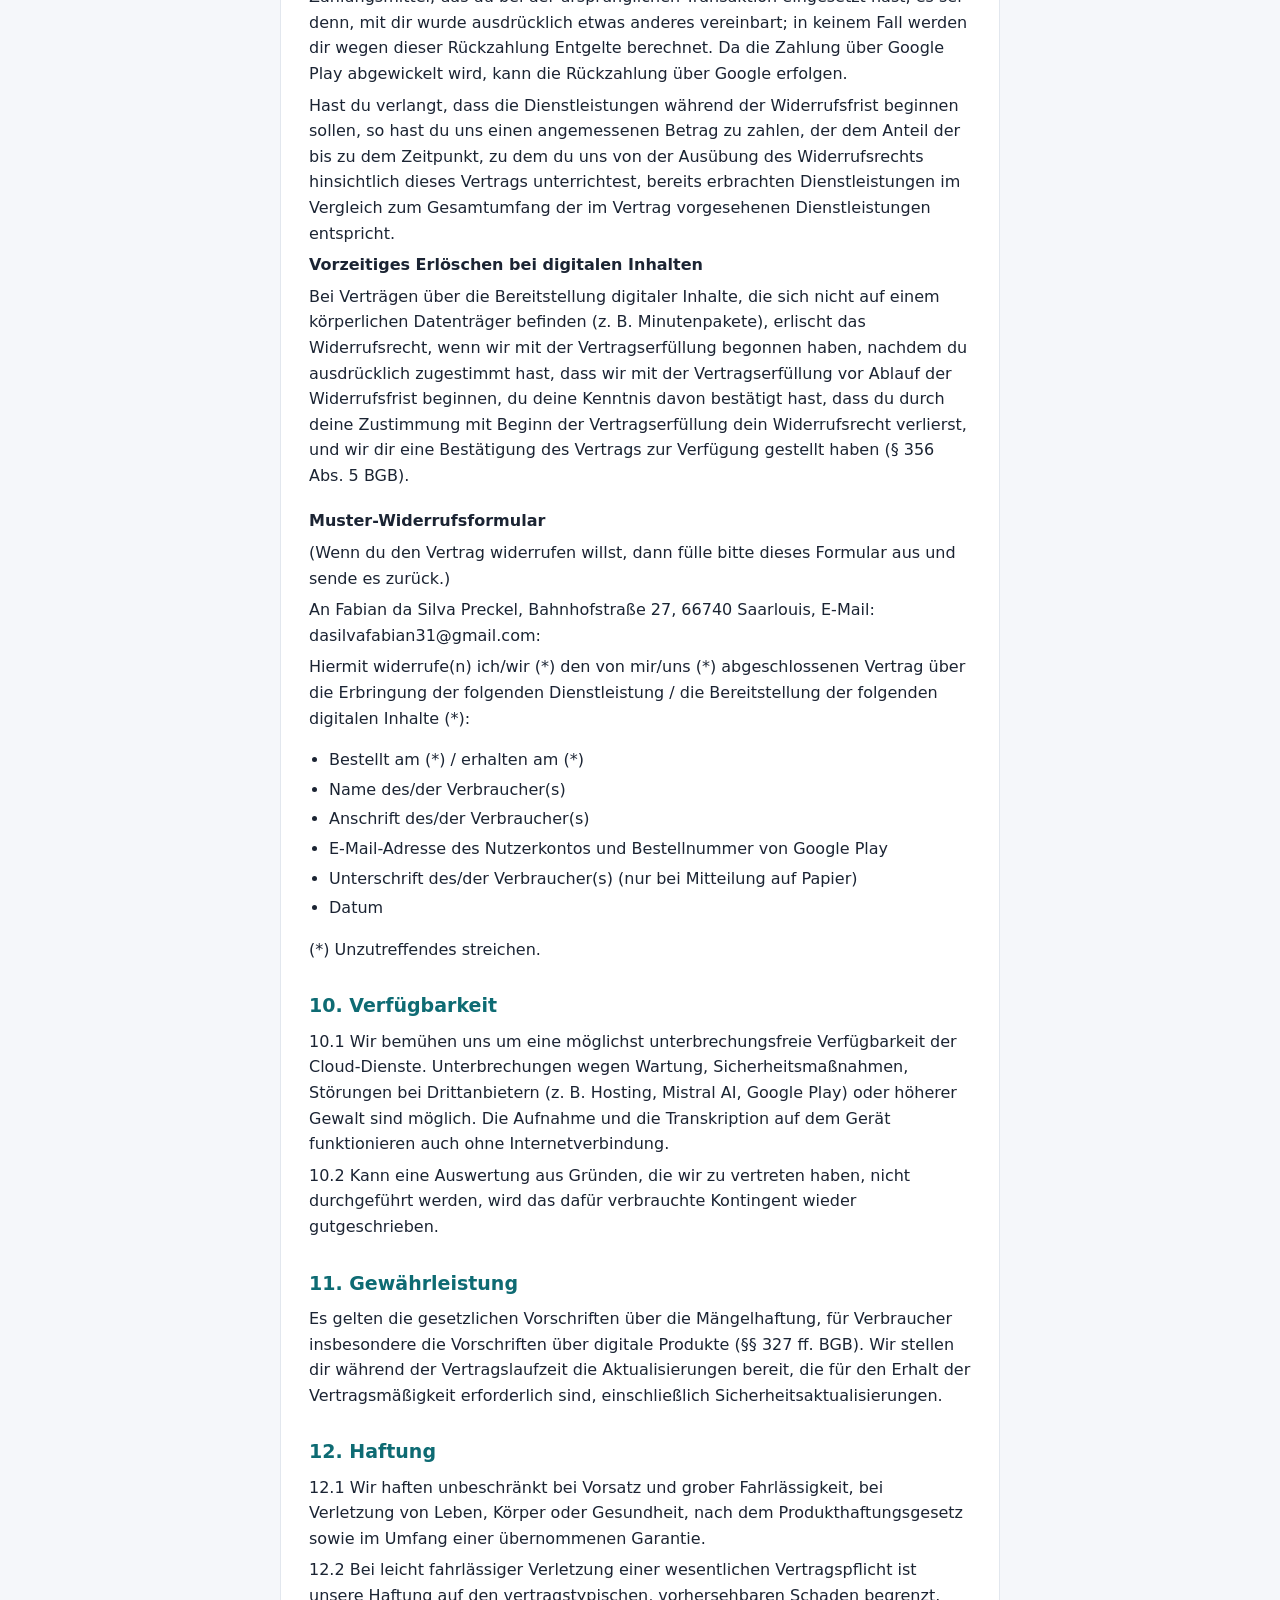
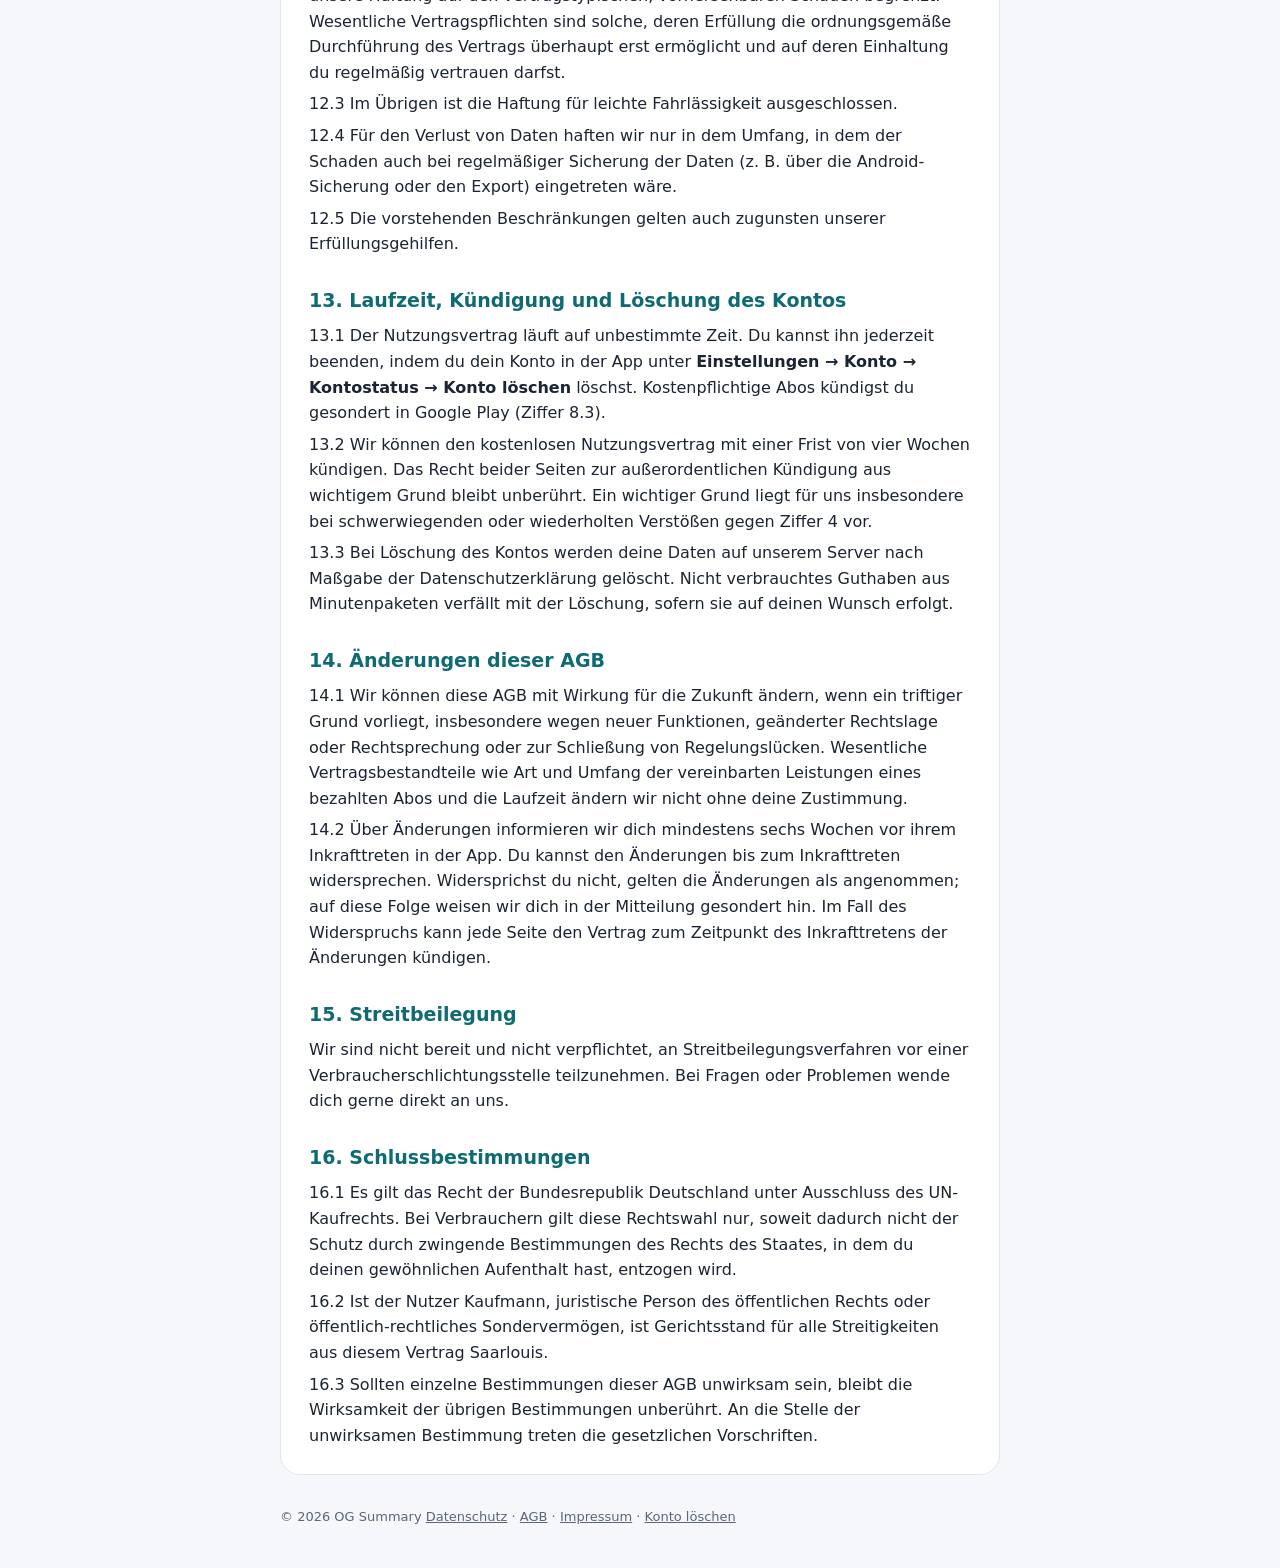
<file: agb.html>
<!doctype html>
<html lang="de">
<head>
<meta charset="utf-8">
<meta name="viewport" content="width=device-width, initial-scale=1">
<title>AGB – OG Summary</title>
<meta name="robots" content="index,follow">
<meta name="description" content="Besprechungen aufnehmen, automatisch zusammenfassen und als To-dos weiterarbeiten. Deine Inhalte bleiben auf deinem Handy.">
<link rel="stylesheet" href="style.css">
</head>
<body>
<header>
  <a class="brand" href="index.html">OG <span>Summary</span></a>
  <nav>
    <a href="index.html#funktionen">Funktionen</a>
    <a href="index.html#tarife">Tarife</a>
    <a href="datenschutz.html">Datenschutz</a>
    <a href="en/index.html">English</a>
  </nav>
</header>
<main>
<article class="card"><h1>Allgemeine Geschäftsbedingungen</h1>
<p class="meta">Stand: 29. Oktober 2026</p>
<h2>1. Geltungsbereich und Anbieter</h2>
<p>1.1 Diese Allgemeinen Geschäftsbedingungen (AGB) gelten für die Nutzung der App <strong>OG Summary</strong> (nachfolgend „App“) und der damit verbundenen Dienste.</p>
<p>1.2 Anbieter ist Fabian da Silva Preckel, Bahnhofstraße 27, 66740 Saarlouis, Deutschland, E-Mail: dasilvafabian31@gmail.com (nachfolgend „wir“).</p>
<p>1.3 Die App richtet sich an Verbraucher und Unternehmer. Verbraucher ist jede natürliche Person, die ein Rechtsgeschäft zu Zwecken abschließt, die überwiegend weder ihrer gewerblichen noch ihrer selbständigen beruflichen Tätigkeit zugerechnet werden können (§ 13 BGB).</p>
<p>1.4 Abweichende Bedingungen des Nutzers gelten nicht, auch wenn wir ihnen nicht ausdrücklich widersprechen.</p>
<p>1.5 Für das Herunterladen der App und die Zahlungsabwicklung gelten zusätzlich die Nutzungsbedingungen von Google Play.</p>
<h2>2. Vertragsschluss und Nutzerkonto</h2>
<p>2.1 Der Nutzungsvertrag kommt zustande, wenn du die App installierst, ein Nutzerkonto anlegst (mit E-Mail-Adresse oder als Gast) und den Hinweis zu Aufnahmen bestätigst.</p>
<p>2.2 Die Nutzung ist ab 16 Jahren gestattet. Personen unter 16 Jahren dürfen die App nur mit Zustimmung ihrer Erziehungsberechtigten nutzen.</p>
<p>2.3 Du bist verpflichtet, deine Zugangsdaten geheim zu halten und uns unverzüglich zu informieren, wenn du Anhaltspunkte für einen Missbrauch deines Kontos hast.</p>
<p>2.4 Ein Gastkonto ist an die Installation auf deinem Gerät gebunden. Wird die App ohne hinterlegte E-Mail-Adresse deinstalliert, kann auf das Gastkonto und ein damit verbundenes Guthaben nicht mehr zugegriffen werden. Laufende Abos verwaltest und kündigst du weiterhin in Google Play. Wir empfehlen daher, eine E-Mail-Adresse zu hinterlegen.</p>
<h2>3. Leistungen</h2>
<p>3.1 Die App ermöglicht es, Gespräche aufzunehmen, sie in Text umzuwandeln (Transkription) und daraus mithilfe künstlicher Intelligenz (KI) Titel, Protokolle und To-dos zu erstellen. Daneben bietet die App Funktionen zur Organisation von Besprechungen, Notizen und To-dos in Projekten und Ordnern, zur Suche, zum Teilen und zur Datensicherung.</p>
<p>3.2 Die Transkription erfolgt je nach Tarif und Einstellung</p>
<ul>
<li><strong>auf dem Gerät</strong> mit einem Open-Source-Sprachmodell, das einmalig heruntergeladen wird, oder</li>
<li><strong>in der Cloud</strong> über unseren Server und den KI-Dienst Mistral AI, mit Erkennung unterschiedlicher Sprecher.</li>
</ul>
<p>Zusammenfassungen und To-dos werden in beiden Fällen über Mistral AI erstellt. Einzelheiten zur Verarbeitung enthält die Datenschutzerklärung.</p>
<p>3.3 Wir bieten folgende Tarife an:</p>
<ul>
<li><strong>Free:</strong> kostenlos; Transkription auf dem Gerät; 60 Minuten Aufnahme pro Woche.</li>
<li><strong>Pro:</strong> kostenpflichtiges Abo; Transkription auf dem Gerät; 6 Stunden Aufnahme pro Woche.</li>
<li><strong>Max:</strong> kostenpflichtiges Abo; 14 Stunden Aufnahme pro Woche mit Transkription in der Cloud; Erkennung der Sprecher.</li>
</ul>
<p>Eine einzelne Aufnahme ist technisch auf 4 Stunden begrenzt. Wird das Kontingent während einer Aufnahme erreicht, wird der darüber hinausgehende Teil gespeichert und erst ausgewertet, wenn wieder Kontingent verfügbar ist.</p>
<ul>
<li><strong>15-Stunden-Paket:</strong> einmaliger Kauf von 900 Aufnahmeminuten für die Transkription in der Cloud.</li>
</ul>
<p>Die jeweils aktuellen Preise und Leistungen werden vor dem Kauf in der App angezeigt.</p>
<p>3.4 Das Wochenkontingent wird jeden Montag um 0:00 Uhr (Zeitzone Europe/Berlin) zurückgesetzt. Nicht genutzte Minuten des Wochenkontingents verfallen. Verbrauchte Minuten werden durch das Löschen von Aufnahmen nicht erstattet. Minuten aus Paketen werden erst genutzt, wenn das Wochenkontingent aufgebraucht ist, und verfallen nicht, solange dein Konto besteht.</p>
<p>3.5 Zum Schutz vor Missbrauch können wir die Anzahl der Auswertungen pro Aufnahme angemessen begrenzen und die abgerechnete Dauer anhand der Länge des Transkripts plausibilisieren.</p>
<p>3.6 Wir entwickeln die App laufend weiter. Wir können Funktionen ändern, ergänzen oder entfernen, soweit dies für dich zumutbar ist und die vereinbarten wesentlichen Leistungen deines Tarifs erhalten bleiben. Änderungen digitaler Produkte gegenüber Verbrauchern erfolgen nach Maßgabe von § 327r BGB; über wesentliche Änderungen informieren wir dich rechtzeitig in der App.</p>
<h2>4. Pflichten bei Aufnahmen</h2>
<p>4.1 Das unbefugte Aufnehmen des nichtöffentlich gesprochenen Wortes eines anderen ist in Deutschland strafbar (§ 201 StGB) und in vielen anderen Ländern verboten. <strong>Du verpflichtest dich, alle Teilnehmer vor jeder Aufnahme zu informieren und ihr Einverständnis einzuholen.</strong></p>
<p>4.2 Nutzt du die App beruflich, bist du für die Rechtmäßigkeit der Verarbeitung personenbezogener Daten der Teilnehmer verantwortlich, insbesondere für deren Information nach Art. 13 DSGVO. Einen Vertrag zur Auftragsverarbeitung (Art. 28 DSGVO) stellen wir auf Anfrage zur Verfügung.</p>
<p>4.3 Du darfst die App nicht nutzen, um</p>
<ul>
<li>Gespräche heimlich oder gegen den Willen von Teilnehmern aufzunehmen,</li>
<li>Rechte Dritter zu verletzen, insbesondere Persönlichkeits-, Urheber- oder Geheimhaltungsrechte,</li>
<li>rechtswidrige Inhalte zu verarbeiten,</li>
<li>unsere Dienste zu stören, zu überlasten, technische Begrenzungen zu umgehen oder sie automatisiert in einer Weise zu nutzen, die nicht der bestimmungsgemäßen Nutzung der App entspricht.</li>
</ul>
<p>4.4 Verstößt du gegen diese Pflichten, stellst du uns von Ansprüchen Dritter frei, die auf dem Verstoß beruhen, einschließlich angemessener Kosten der Rechtsverteidigung. Dies gilt nicht, soweit du den Verstoß nicht zu vertreten hast.</p>
<h2>5. Ergebnisse der KI</h2>
<p>5.1 Transkripte, Titel, Protokolle und To-dos werden automatisch durch KI-Systeme erstellt. Sie können unvollständig oder fehlerhaft sein, z. B. bei Namen, Zahlen, Fachbegriffen oder undeutlicher Sprache, und geben nicht in jedem Fall die Aussagen der Teilnehmer korrekt wieder.</p>
<p>5.2 Die Ergebnisse sind eine Arbeitshilfe. Prüfe wichtige Inhalte, bevor du sie weitergibst oder Entscheidungen darauf stützt. Die App ersetzt keine rechtliche, medizinische, steuerliche oder sonstige fachliche Beratung und kein förmliches Protokoll, für das besondere Vorschriften gelten.</p>
<h2>6. Deine Inhalte</h2>
<p>6.1 Alle Rechte an deinen Aufnahmen, Notizen und sonstigen Inhalten verbleiben bei dir bzw. den jeweiligen Berechtigten. Du räumst uns nur die einfachen, nicht übertragbaren Rechte ein, die erforderlich sind, um die Inhalte zur Erbringung der Leistungen zu verarbeiten (z. B. zur Transkription zu übermitteln). Wir nutzen deine Inhalte nicht für eigene Zwecke und nicht zum Training von KI-Modellen.</p>
<p>6.2 Deine Inhalte werden auf deinem Gerät gespeichert. Für deren Sicherung bist du selbst verantwortlich; die App bietet dafür die Android-Sicherung und den Export einer Sicherungsdatei. Audio wird nach der Transkription gelöscht und kann danach nicht wiederhergestellt werden.</p>
<h2>7. Nutzungsrechte an der App</h2>
<p>Wir räumen dir für die Dauer des Vertrags ein einfaches, nicht übertragbares Recht ein, die App für eigene Zwecke zu nutzen. Es ist nicht gestattet, die App zu verändern, zu dekompilieren oder weiterzuverbreiten, soweit dies nicht gesetzlich ausdrücklich erlaubt ist (§§ 69d, 69e UrhG). Die App enthält Open-Source-Komponenten, für die deren eigene Lizenzbedingungen gelten (siehe „Über uns“ in der App).</p>
<h2>8. Preise, Abos und Zahlung</h2>
<p>8.1 Kostenpflichtige Abos und Pakete werden über <strong>Google Play</strong> abgeschlossen und bezahlt („In-App-Kauf“). Es gelten die in der App bzw. im Kaufdialog von Google Play angezeigten Preise einschließlich der gesetzlichen Umsatzsteuer. Zahlung, Rechnungsstellung und Erstattungen wickelt Google ab.</p>
<p>8.2 Abos haben eine Laufzeit von <strong>einer Woche</strong> und verlängern sich automatisch um jeweils eine weitere Woche, wenn sie nicht vor Ablauf der Laufzeit gekündigt werden.</p>
<p>8.3 Du kannst ein Abo <strong>jederzeit</strong> zum Ende der laufenden Woche kündigen, und zwar in Google Play unter <strong>Profil → Zahlungen und Abos → Abos</strong>. Die Deinstallation der App oder die Löschung des Nutzerkontos beendet ein Abo nicht. Nach Ablauf der bezahlten Woche wird dein Konto auf den Tarif Free umgestellt.</p>
<p>8.4 Ein Wechsel zwischen Pro und Max ist jederzeit möglich. Die Abrechnung erfolgt nach den Regeln von Google Play.</p>
<p>8.5 Preisänderungen für laufende Abos werden dir mindestens 30 Tage vorher angekündigt und gelten erst ab der nächsten Verlängerung nach Ablauf dieser Frist. Google Play holt bei Preiserhöhungen deine Zustimmung ein, soweit dies erforderlich ist; ohne Zustimmung endet das Abo zum Ende der laufenden Laufzeit.</p>
<h2>9. Widerrufsrecht für Verbraucher</h2>
<p>Verbrauchern steht ein gesetzliches Widerrufsrecht zu.</p>
<h3>Widerrufsbelehrung</h3>
<p><strong>Widerrufsrecht</strong></p>
<p>Du hast das Recht, binnen vierzehn Tagen ohne Angabe von Gründen diesen Vertrag zu widerrufen. Die Widerrufsfrist beträgt vierzehn Tage ab dem Tag des Vertragsschlusses.</p>
<p>Um dein Widerrufsrecht auszuüben, musst du uns (Fabian da Silva Preckel, Bahnhofstraße 27, 66740 Saarlouis, E-Mail: dasilvafabian31@gmail.com) mittels einer eindeutigen Erklärung (z. B. eine E-Mail oder eine Nachricht über das Kontaktformular der App) über deinen Entschluss, diesen Vertrag zu widerrufen, informieren. Du kannst dafür das beigefügte Muster-Widerrufsformular verwenden, das jedoch nicht vorgeschrieben ist.</p>
<p>Zur Wahrung der Widerrufsfrist reicht es aus, dass du die Mitteilung über die Ausübung des Widerrufsrechts vor Ablauf der Widerrufsfrist absendest.</p>
<p><strong>Folgen des Widerrufs</strong></p>
<p>Wenn du diesen Vertrag widerrufst, haben wir dir alle Zahlungen, die wir von dir erhalten haben, unverzüglich und spätestens binnen vierzehn Tagen ab dem Tag zurückzuzahlen, an dem die Mitteilung über deinen Widerruf dieses Vertrags bei uns eingegangen ist. Für diese Rückzahlung verwenden wir dasselbe Zahlungsmittel, das du bei der ursprünglichen Transaktion eingesetzt hast, es sei denn, mit dir wurde ausdrücklich etwas anderes vereinbart; in keinem Fall werden dir wegen dieser Rückzahlung Entgelte berechnet. Da die Zahlung über Google Play abgewickelt wird, kann die Rückzahlung über Google erfolgen.</p>
<p>Hast du verlangt, dass die Dienstleistungen während der Widerrufsfrist beginnen sollen, so hast du uns einen angemessenen Betrag zu zahlen, der dem Anteil der bis zu dem Zeitpunkt, zu dem du uns von der Ausübung des Widerrufsrechts hinsichtlich dieses Vertrags unterrichtest, bereits erbrachten Dienstleistungen im Vergleich zum Gesamtumfang der im Vertrag vorgesehenen Dienstleistungen entspricht.</p>
<p><strong>Vorzeitiges Erlöschen bei digitalen Inhalten</strong></p>
<p>Bei Verträgen über die Bereitstellung digitaler Inhalte, die sich nicht auf einem körperlichen Datenträger befinden (z. B. Minutenpakete), erlischt das Widerrufsrecht, wenn wir mit der Vertragserfüllung begonnen haben, nachdem du ausdrücklich zugestimmt hast, dass wir mit der Vertragserfüllung vor Ablauf der Widerrufsfrist beginnen, du deine Kenntnis davon bestätigt hast, dass du durch deine Zustimmung mit Beginn der Vertragserfüllung dein Widerrufsrecht verlierst, und wir dir eine Bestätigung des Vertrags zur Verfügung gestellt haben (§ 356 Abs. 5 BGB).</p>
<h3>Muster-Widerrufsformular</h3>
<p>(Wenn du den Vertrag widerrufen willst, dann fülle bitte dieses Formular aus und sende es zurück.)</p>
<p>An Fabian da Silva Preckel, Bahnhofstraße 27, 66740 Saarlouis, E-Mail: dasilvafabian31@gmail.com:</p>
<p>Hiermit widerrufe(n) ich/wir (*) den von mir/uns (*) abgeschlossenen Vertrag über die Erbringung der folgenden Dienstleistung / die Bereitstellung der folgenden digitalen Inhalte (*):</p>
<ul>
<li>Bestellt am (*) / erhalten am (*)</li>
<li>Name des/der Verbraucher(s)</li>
<li>Anschrift des/der Verbraucher(s)</li>
<li>E-Mail-Adresse des Nutzerkontos und Bestellnummer von Google Play</li>
<li>Unterschrift des/der Verbraucher(s) (nur bei Mitteilung auf Papier)</li>
<li>Datum</li>
</ul>
<p>(*) Unzutreffendes streichen.</p>
<h2>10. Verfügbarkeit</h2>
<p>10.1 Wir bemühen uns um eine möglichst unterbrechungsfreie Verfügbarkeit der Cloud-Dienste. Unterbrechungen wegen Wartung, Sicherheitsmaßnahmen, Störungen bei Drittanbietern (z. B. Hosting, Mistral AI, Google Play) oder höherer Gewalt sind möglich. Die Aufnahme und die Transkription auf dem Gerät funktionieren auch ohne Internetverbindung.</p>
<p>10.2 Kann eine Auswertung aus Gründen, die wir zu vertreten haben, nicht durchgeführt werden, wird das dafür verbrauchte Kontingent wieder gutgeschrieben.</p>
<h2>11. Gewährleistung</h2>
<p>Es gelten die gesetzlichen Vorschriften über die Mängelhaftung, für Verbraucher insbesondere die Vorschriften über digitale Produkte (§§ 327 ff. BGB). Wir stellen dir während der Vertragslaufzeit die Aktualisierungen bereit, die für den Erhalt der Vertragsmäßigkeit erforderlich sind, einschließlich Sicherheitsaktualisierungen.</p>
<h2>12. Haftung</h2>
<p>12.1 Wir haften unbeschränkt bei Vorsatz und grober Fahrlässigkeit, bei Verletzung von Leben, Körper oder Gesundheit, nach dem Produkthaftungsgesetz sowie im Umfang einer übernommenen Garantie.</p>
<p>12.2 Bei leicht fahrlässiger Verletzung einer wesentlichen Vertragspflicht ist unsere Haftung auf den vertragstypischen, vorhersehbaren Schaden begrenzt. Wesentliche Vertragspflichten sind solche, deren Erfüllung die ordnungsgemäße Durchführung des Vertrags überhaupt erst ermöglicht und auf deren Einhaltung du regelmäßig vertrauen darfst.</p>
<p>12.3 Im Übrigen ist die Haftung für leichte Fahrlässigkeit ausgeschlossen.</p>
<p>12.4 Für den Verlust von Daten haften wir nur in dem Umfang, in dem der Schaden auch bei regelmäßiger Sicherung der Daten (z. B. über die Android-Sicherung oder den Export) eingetreten wäre.</p>
<p>12.5 Die vorstehenden Beschränkungen gelten auch zugunsten unserer Erfüllungsgehilfen.</p>
<h2>13. Laufzeit, Kündigung und Löschung des Kontos</h2>
<p>13.1 Der Nutzungsvertrag läuft auf unbestimmte Zeit. Du kannst ihn jederzeit beenden, indem du dein Konto in der App unter <strong>Einstellungen → Konto → Kontostatus → Konto löschen</strong> löschst. Kostenpflichtige Abos kündigst du gesondert in Google Play (Ziffer 8.3).</p>
<p>13.2 Wir können den kostenlosen Nutzungsvertrag mit einer Frist von vier Wochen kündigen. Das Recht beider Seiten zur außerordentlichen Kündigung aus wichtigem Grund bleibt unberührt. Ein wichtiger Grund liegt für uns insbesondere bei schwerwiegenden oder wiederholten Verstößen gegen Ziffer 4 vor.</p>
<p>13.3 Bei Löschung des Kontos werden deine Daten auf unserem Server nach Maßgabe der Datenschutzerklärung gelöscht. Nicht verbrauchtes Guthaben aus Minutenpaketen verfällt mit der Löschung, sofern sie auf deinen Wunsch erfolgt.</p>
<h2>14. Änderungen dieser AGB</h2>
<p>14.1 Wir können diese AGB mit Wirkung für die Zukunft ändern, wenn ein triftiger Grund vorliegt, insbesondere wegen neuer Funktionen, geänderter Rechtslage oder Rechtsprechung oder zur Schließung von Regelungslücken. Wesentliche Vertragsbestandteile wie Art und Umfang der vereinbarten Leistungen eines bezahlten Abos und die Laufzeit ändern wir nicht ohne deine Zustimmung.</p>
<p>14.2 Über Änderungen informieren wir dich mindestens sechs Wochen vor ihrem Inkrafttreten in der App. Du kannst den Änderungen bis zum Inkrafttreten widersprechen. Widersprichst du nicht, gelten die Änderungen als angenommen; auf diese Folge weisen wir dich in der Mitteilung gesondert hin. Im Fall des Widerspruchs kann jede Seite den Vertrag zum Zeitpunkt des Inkrafttretens der Änderungen kündigen.</p>
<h2>15. Streitbeilegung</h2>
<p>Wir sind nicht bereit und nicht verpflichtet, an Streitbeilegungsverfahren vor einer Verbraucherschlichtungsstelle teilzunehmen. Bei Fragen oder Problemen wende dich gerne direkt an uns.</p>
<h2>16. Schlussbestimmungen</h2>
<p>16.1 Es gilt das Recht der Bundesrepublik Deutschland unter Ausschluss des UN-Kaufrechts. Bei Verbrauchern gilt diese Rechtswahl nur, soweit dadurch nicht der Schutz durch zwingende Bestimmungen des Rechts des Staates, in dem du deinen gewöhnlichen Aufenthalt hast, entzogen wird.</p>
<p>16.2 Ist der Nutzer Kaufmann, juristische Person des öffentlichen Rechts oder öffentlich-rechtliches Sondervermögen, ist Gerichtsstand für alle Streitigkeiten aus diesem Vertrag Saarlouis.</p>
<p>16.3 Sollten einzelne Bestimmungen dieser AGB unwirksam sein, bleibt die Wirksamkeit der übrigen Bestimmungen unberührt. An die Stelle der unwirksamen Bestimmung treten die gesetzlichen Vorschriften.</p></article>
</main>
<footer>
  <span>© 2026 OG Summary</span>
  <span><a href="datenschutz.html">Datenschutz</a> · <a href="agb.html">AGB</a> · <a href="impressum.html">Impressum</a> · <a href="konto-loeschen.html">Konto löschen</a></span>
</footer>
</body>
</html>
</file>
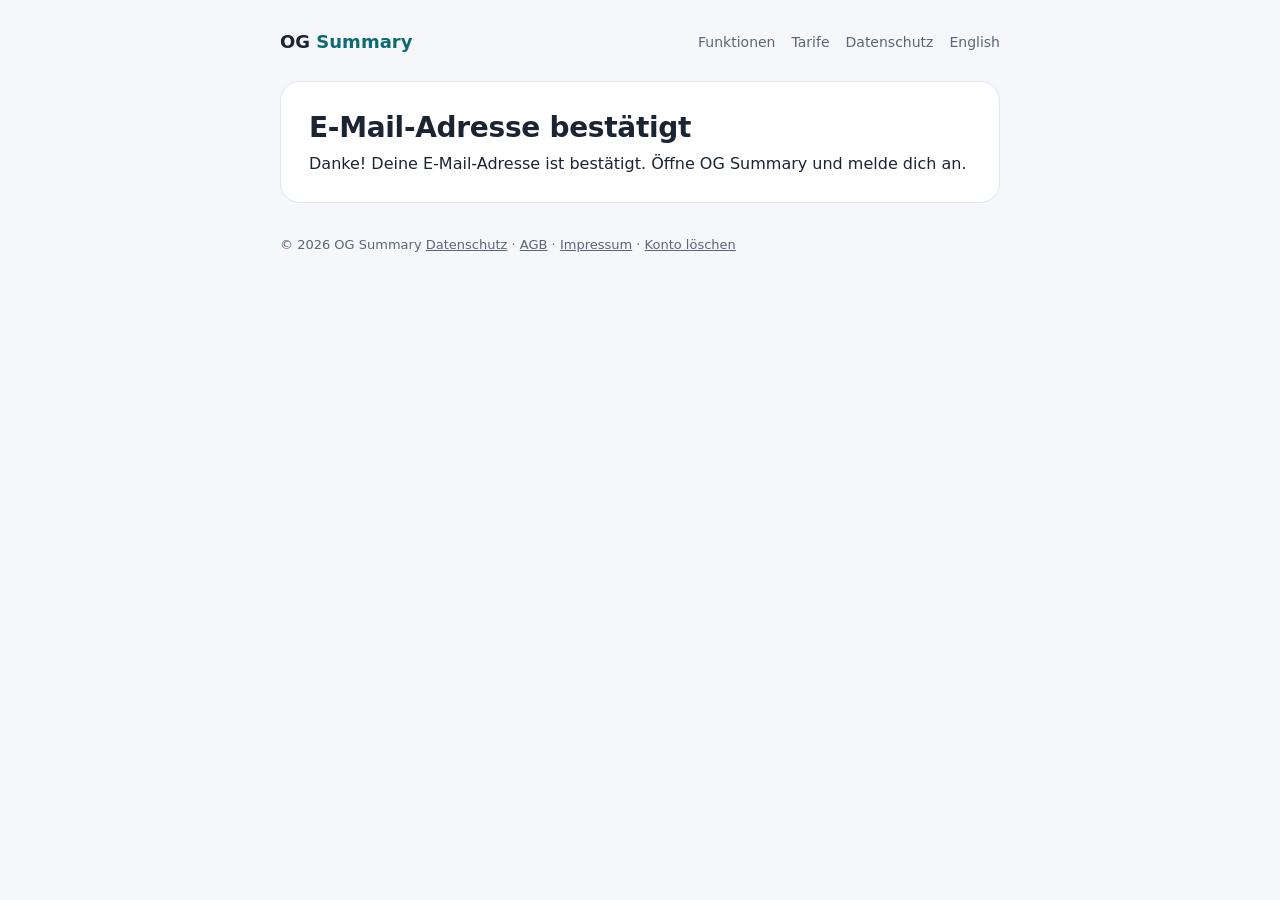
<file: bestaetigt.html>
<!doctype html>
<html lang="de">
<head>
<meta charset="utf-8">
<meta name="viewport" content="width=device-width, initial-scale=1">
<title>E-Mail-Adresse bestätigt – OG Summary</title>
<meta name="robots" content="index,follow">
<meta name="description" content="Besprechungen aufnehmen, automatisch zusammenfassen und als To-dos weiterarbeiten. Deine Inhalte bleiben auf deinem Handy.">
<link rel="stylesheet" href="style.css">
</head>
<body>
<header>
  <a class="brand" href="index.html">OG <span>Summary</span></a>
  <nav>
    <a href="index.html#funktionen">Funktionen</a>
    <a href="index.html#tarife">Tarife</a>
    <a href="datenschutz.html">Datenschutz</a>
    <a href="en/index.html">English</a>
  </nav>
</header>
<main>
<article class="card">
<h1 id="title">E-Mail-Adresse bestätigt</h1>
<p id="ok">Danke! Deine E-Mail-Adresse ist bestätigt. Öffne OG Summary und melde dich an.</p>
<div id="err" class="msg err" hidden>Dieser Link ist abgelaufen oder wurde schon verwendet. Melde dich in der App an; falls nötig, wird dir ein neuer Link geschickt.</div>
</article>
<script>
(function () {
  var p = new URLSearchParams(location.hash.slice(1) + '&' + location.search.slice(1));
  if (p.get('error') || p.get('error_code')) {
    document.getElementById('ok').hidden = true; document.getElementById('err').hidden = false;
  }
  // Sitzungsdaten aus der Adresszeile entfernen
  if (location.hash) history.replaceState(null, '', location.pathname);
})();
</script>
</main>
<footer>
  <span>© 2026 OG Summary</span>
  <span><a href="datenschutz.html">Datenschutz</a> · <a href="agb.html">AGB</a> · <a href="impressum.html">Impressum</a> · <a href="konto-loeschen.html">Konto löschen</a></span>
</footer>
</body>
</html>
</file>
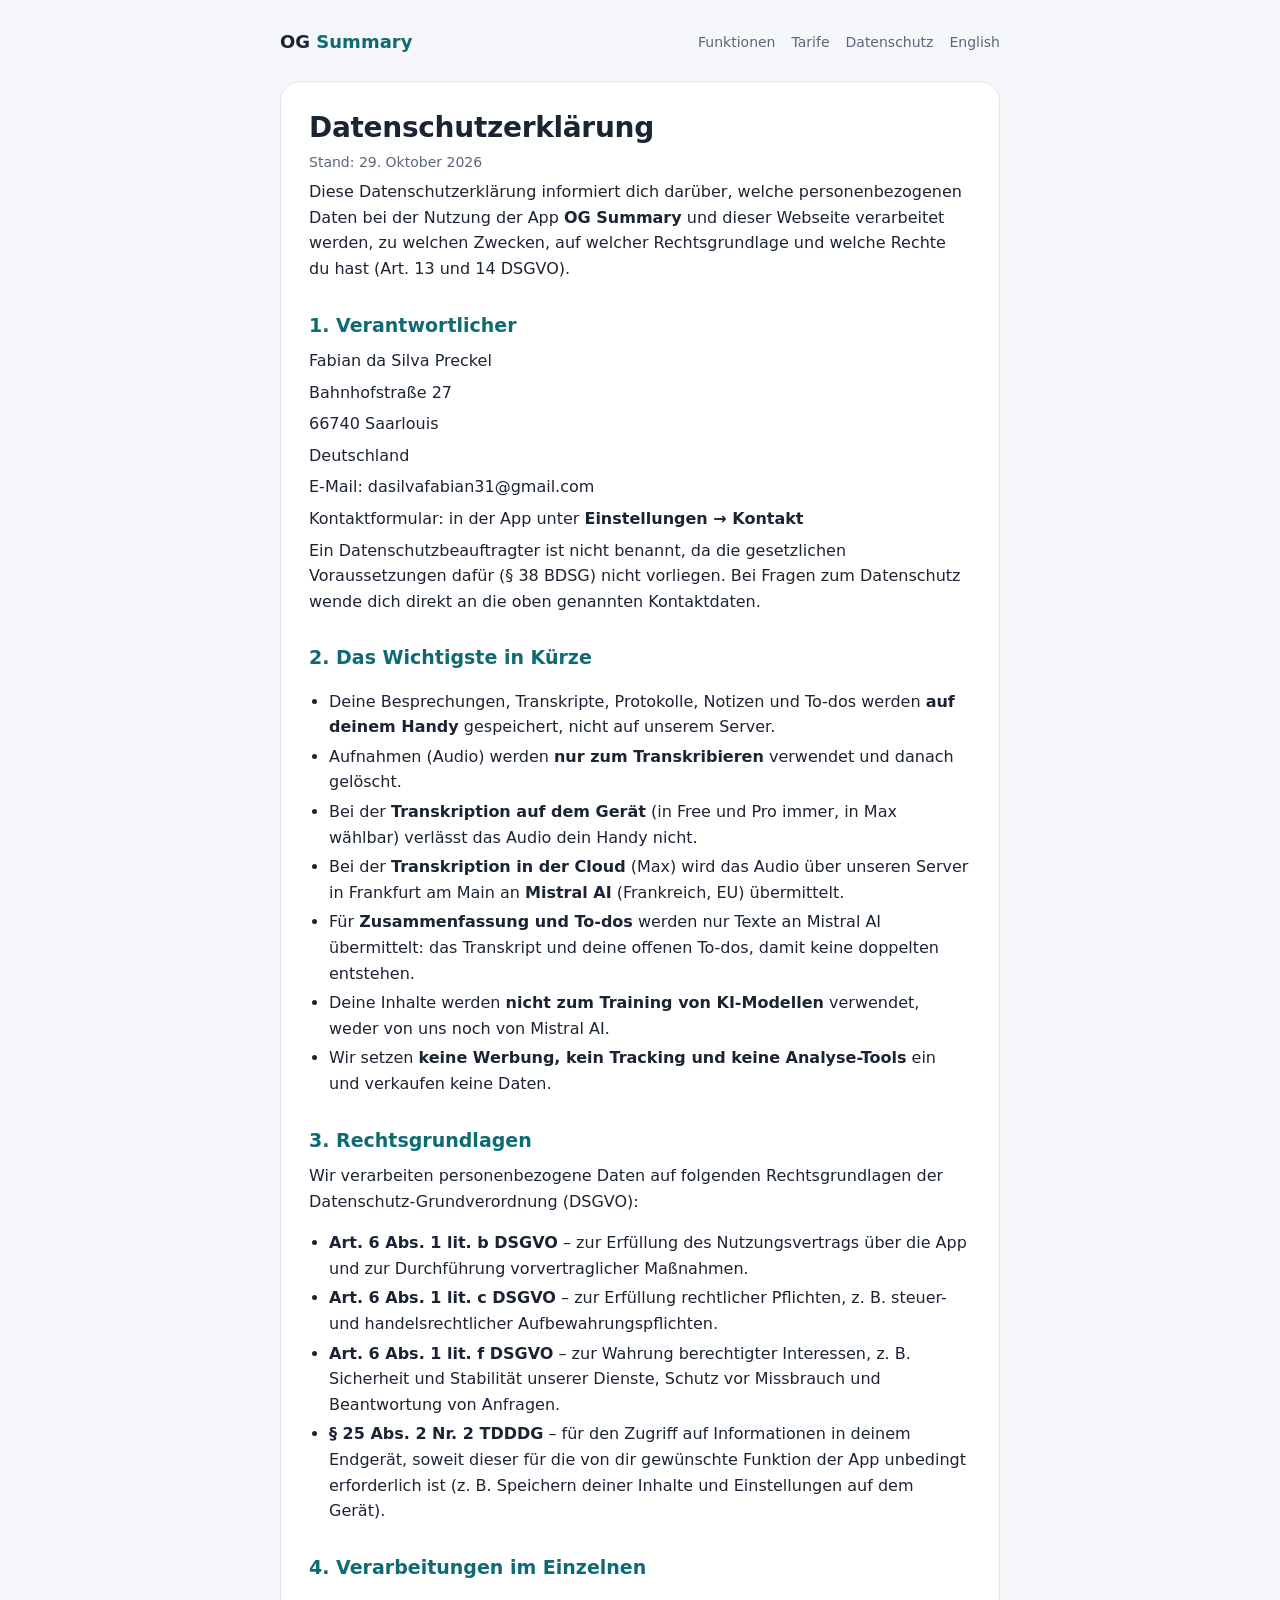
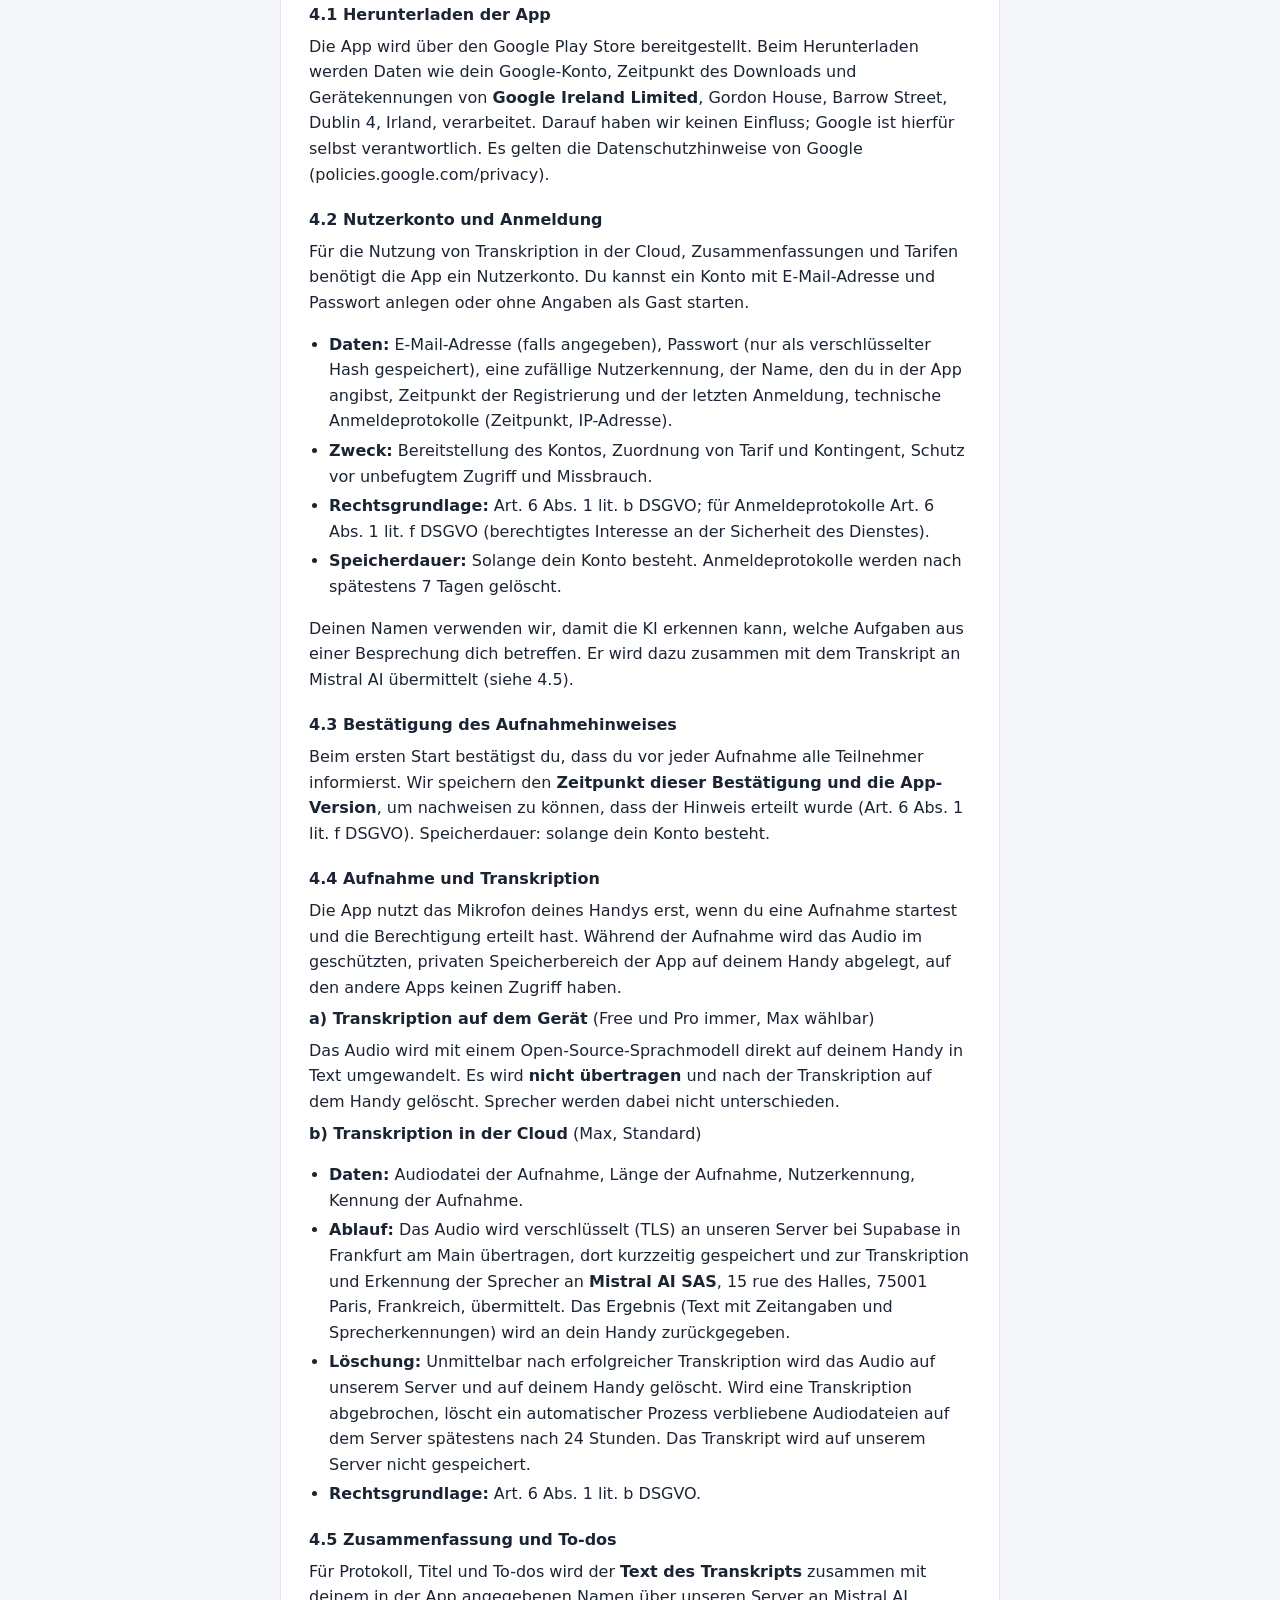
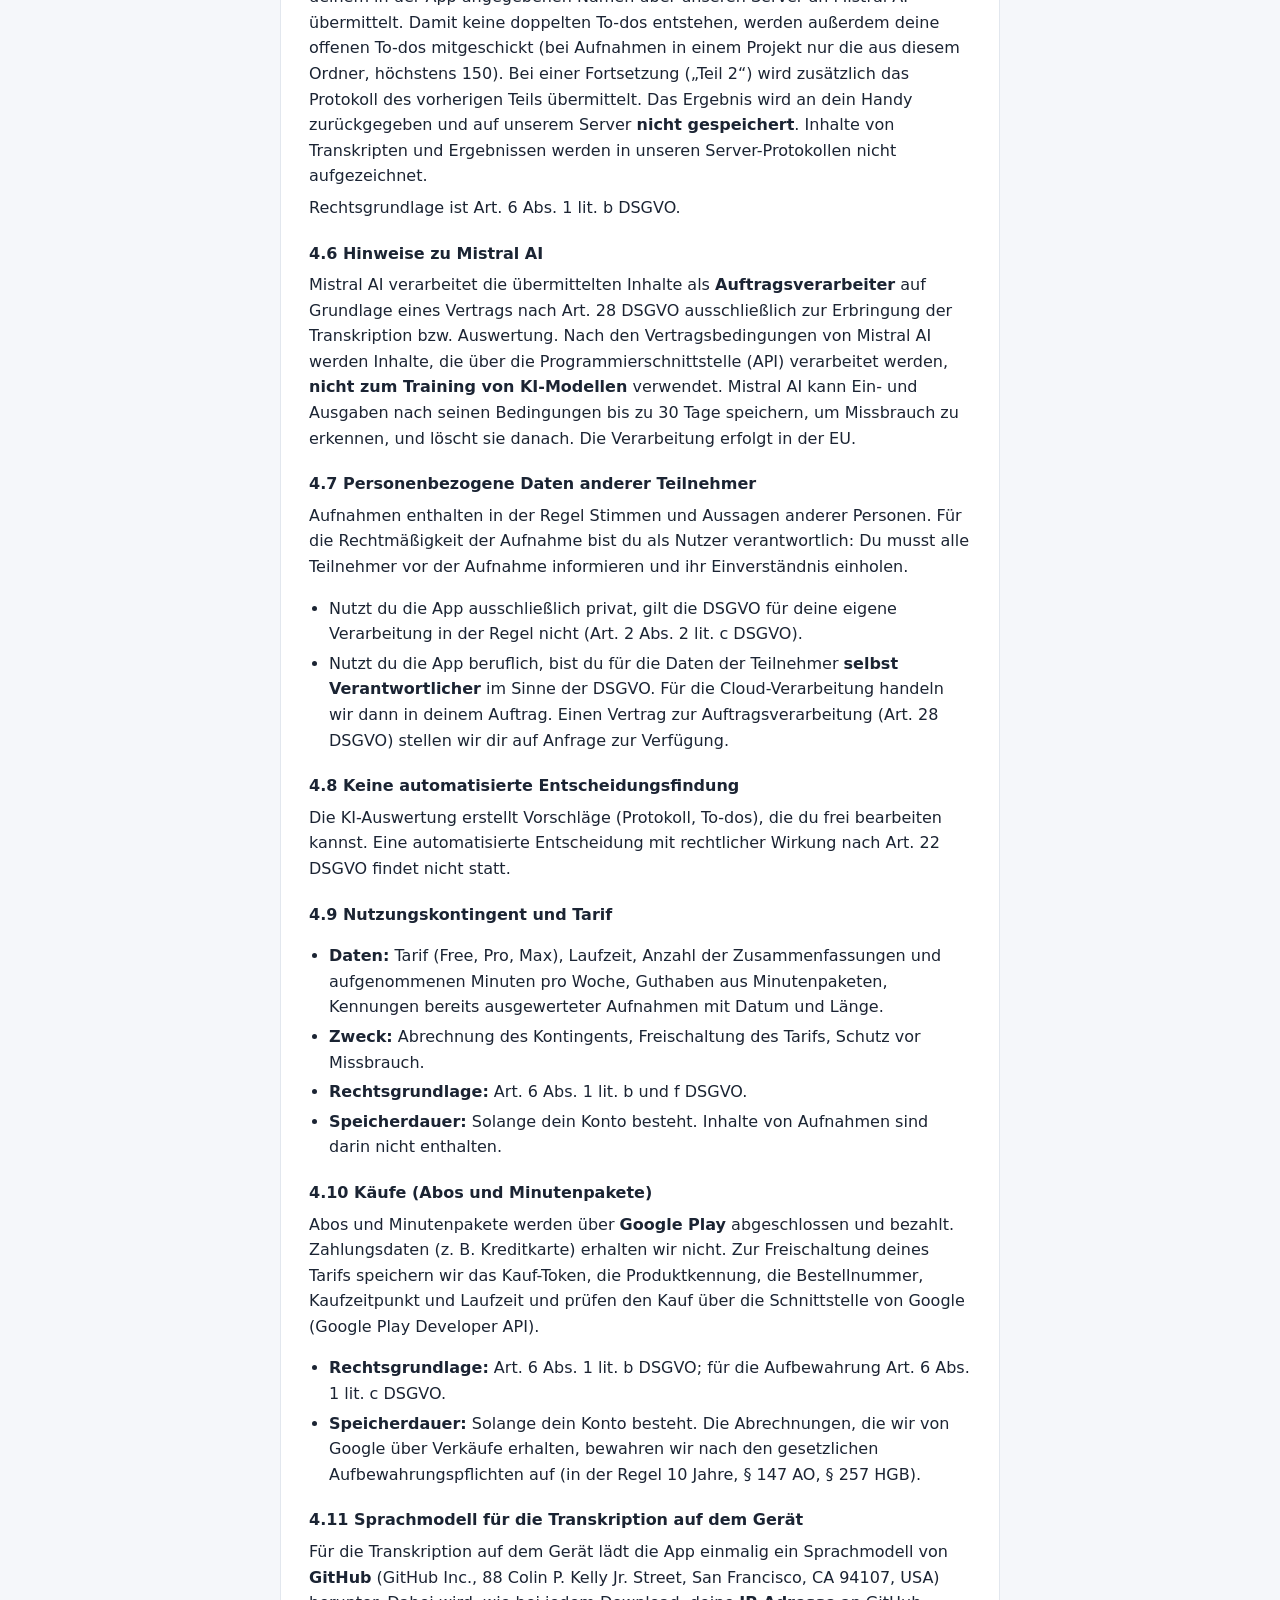
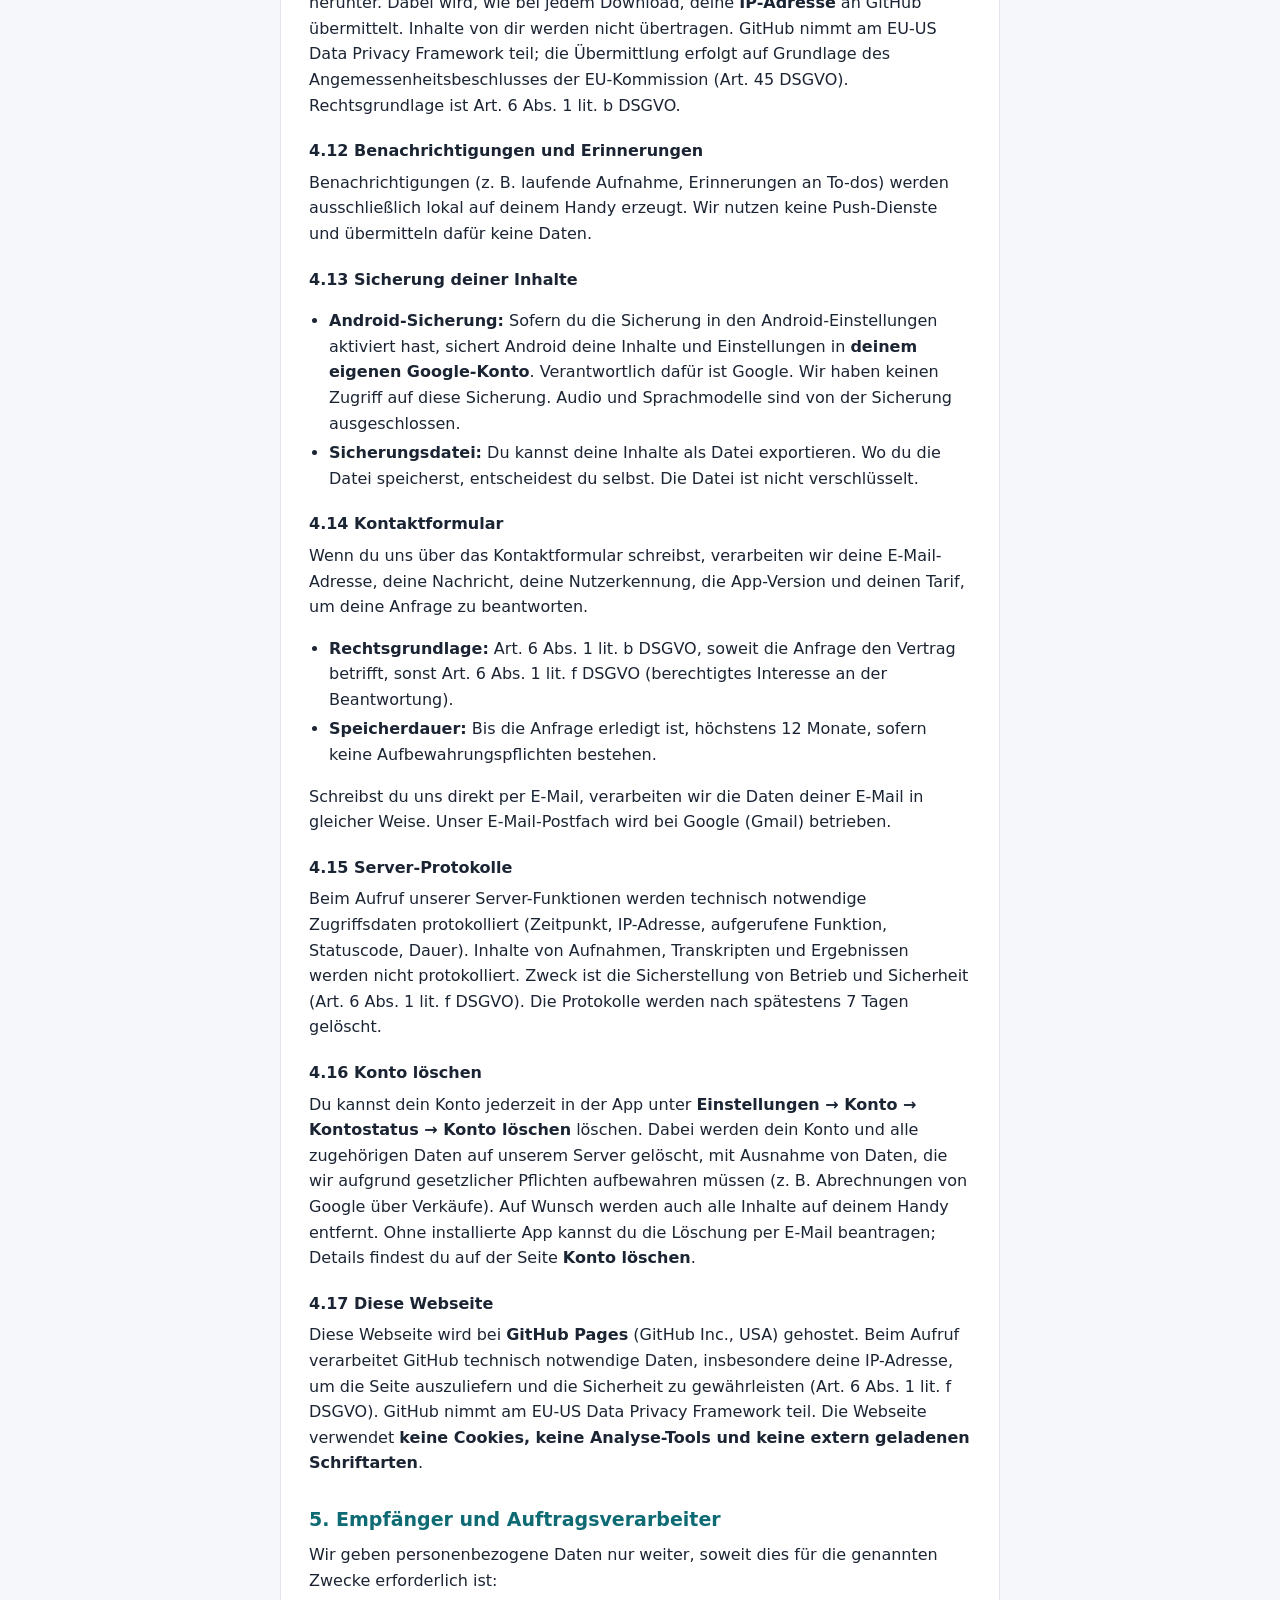
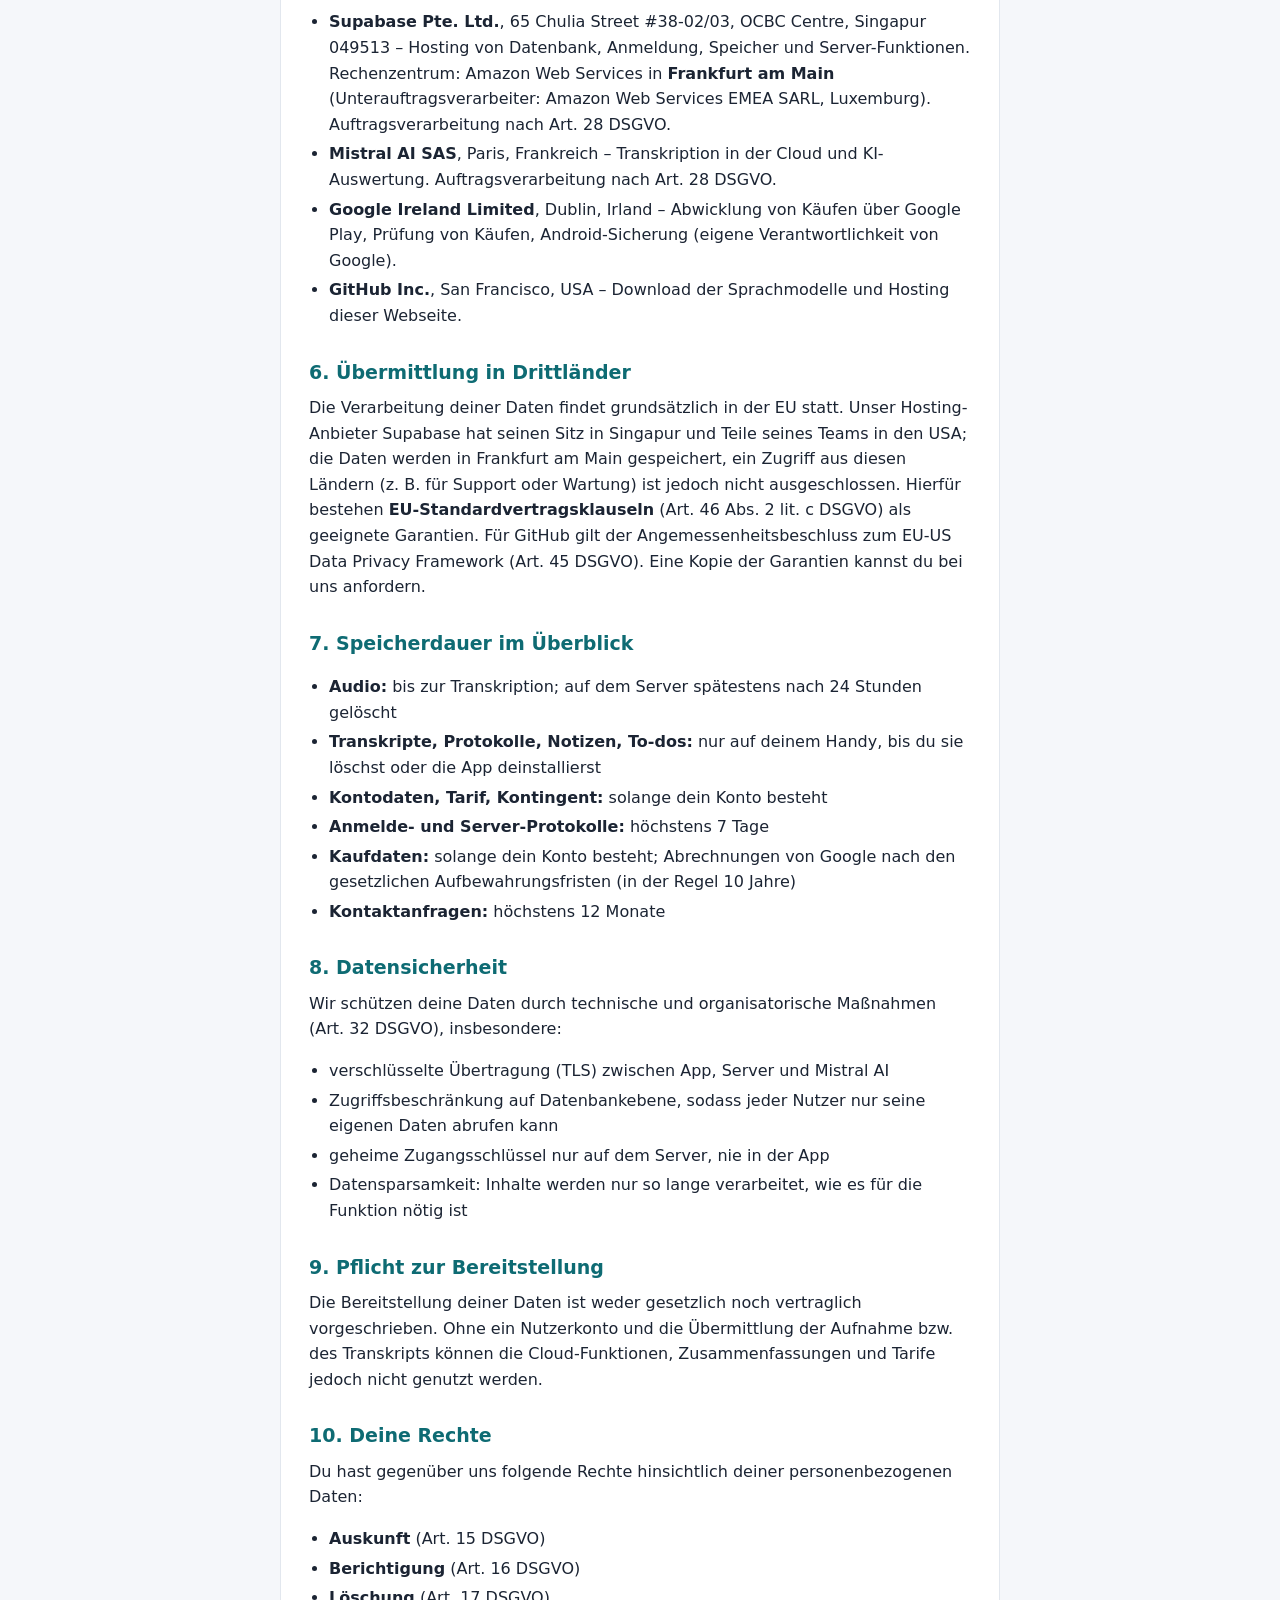
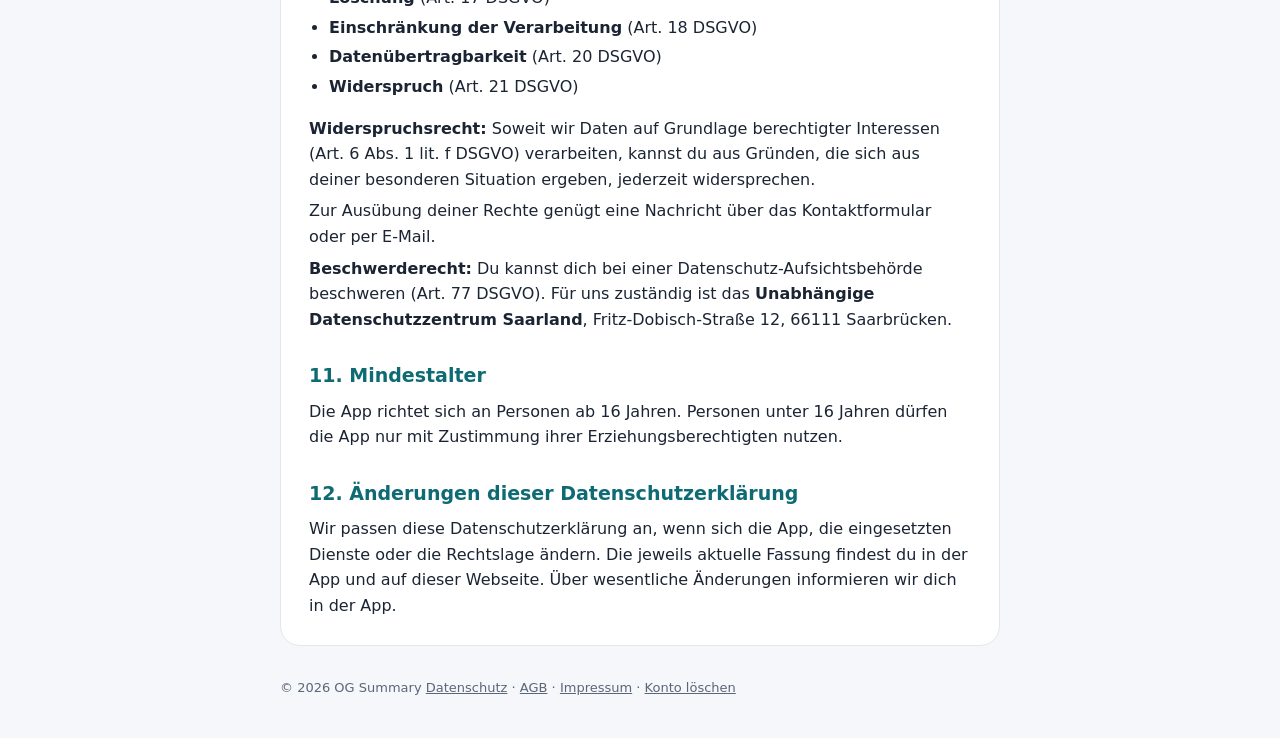
<file: datenschutz.html>
<!doctype html>
<html lang="de">
<head>
<meta charset="utf-8">
<meta name="viewport" content="width=device-width, initial-scale=1">
<title>Datenschutz – OG Summary</title>
<meta name="robots" content="index,follow">
<meta name="description" content="Besprechungen aufnehmen, automatisch zusammenfassen und als To-dos weiterarbeiten. Deine Inhalte bleiben auf deinem Handy.">
<link rel="stylesheet" href="style.css">
</head>
<body>
<header>
  <a class="brand" href="index.html">OG <span>Summary</span></a>
  <nav>
    <a href="index.html#funktionen">Funktionen</a>
    <a href="index.html#tarife">Tarife</a>
    <a href="datenschutz.html">Datenschutz</a>
    <a href="en/index.html">English</a>
  </nav>
</header>
<main>
<article class="card"><h1>Datenschutzerklärung</h1>
<p class="meta">Stand: 29. Oktober 2026</p>
<p>Diese Datenschutzerklärung informiert dich darüber, welche personenbezogenen Daten bei der Nutzung der App <strong>OG Summary</strong> und dieser Webseite verarbeitet werden, zu welchen Zwecken, auf welcher Rechtsgrundlage und welche Rechte du hast (Art. 13 und 14 DSGVO).</p>
<h2>1. Verantwortlicher</h2>
<p>Fabian da Silva Preckel</p>
<p>Bahnhofstraße 27</p>
<p>66740 Saarlouis</p>
<p>Deutschland</p>
<p>E-Mail: dasilvafabian31@gmail.com</p>
<p>Kontaktformular: in der App unter <strong>Einstellungen → Kontakt</strong></p>
<p>Ein Datenschutzbeauftragter ist nicht benannt, da die gesetzlichen Voraussetzungen dafür (§ 38 BDSG) nicht vorliegen. Bei Fragen zum Datenschutz wende dich direkt an die oben genannten Kontaktdaten.</p>
<h2>2. Das Wichtigste in Kürze</h2>
<ul>
<li>Deine Besprechungen, Transkripte, Protokolle, Notizen und To-dos werden <strong>auf deinem Handy</strong> gespeichert, nicht auf unserem Server.</li>
<li>Aufnahmen (Audio) werden <strong>nur zum Transkribieren</strong> verwendet und danach gelöscht.</li>
<li>Bei der <strong>Transkription auf dem Gerät</strong> (in Free und Pro immer, in Max wählbar) verlässt das Audio dein Handy nicht.</li>
<li>Bei der <strong>Transkription in der Cloud</strong> (Max) wird das Audio über unseren Server in Frankfurt am Main an <strong>Mistral AI</strong> (Frankreich, EU) übermittelt.</li>
<li>Für <strong>Zusammenfassung und To-dos</strong> werden nur Texte an Mistral AI übermittelt: das Transkript und deine offenen To-dos, damit keine doppelten entstehen.</li>
<li>Deine Inhalte werden <strong>nicht zum Training von KI-Modellen</strong> verwendet, weder von uns noch von Mistral AI.</li>
<li>Wir setzen <strong>keine Werbung, kein Tracking und keine Analyse-Tools</strong> ein und verkaufen keine Daten.</li>
</ul>
<h2>3. Rechtsgrundlagen</h2>
<p>Wir verarbeiten personenbezogene Daten auf folgenden Rechtsgrundlagen der Datenschutz-Grundverordnung (DSGVO):</p>
<ul>
<li><strong>Art. 6 Abs. 1 lit. b DSGVO</strong> – zur Erfüllung des Nutzungsvertrags über die App und zur Durchführung vorvertraglicher Maßnahmen.</li>
<li><strong>Art. 6 Abs. 1 lit. c DSGVO</strong> – zur Erfüllung rechtlicher Pflichten, z. B. steuer- und handelsrechtlicher Aufbewahrungspflichten.</li>
<li><strong>Art. 6 Abs. 1 lit. f DSGVO</strong> – zur Wahrung berechtigter Interessen, z. B. Sicherheit und Stabilität unserer Dienste, Schutz vor Missbrauch und Beantwortung von Anfragen.</li>
<li><strong>§ 25 Abs. 2 Nr. 2 TDDDG</strong> – für den Zugriff auf Informationen in deinem Endgerät, soweit dieser für die von dir gewünschte Funktion der App unbedingt erforderlich ist (z. B. Speichern deiner Inhalte und Einstellungen auf dem Gerät).</li>
</ul>
<h2>4. Verarbeitungen im Einzelnen</h2>
<h3>4.1 Herunterladen der App</h3>
<p>Die App wird über den Google Play Store bereitgestellt. Beim Herunterladen werden Daten wie dein Google-Konto, Zeitpunkt des Downloads und Gerätekennungen von <strong>Google Ireland Limited</strong>, Gordon House, Barrow Street, Dublin 4, Irland, verarbeitet. Darauf haben wir keinen Einfluss; Google ist hierfür selbst verantwortlich. Es gelten die Datenschutzhinweise von Google (policies.google.com/privacy).</p>
<h3>4.2 Nutzerkonto und Anmeldung</h3>
<p>Für die Nutzung von Transkription in der Cloud, Zusammenfassungen und Tarifen benötigt die App ein Nutzerkonto. Du kannst ein Konto mit E-Mail-Adresse und Passwort anlegen oder ohne Angaben als Gast starten.</p>
<ul>
<li><strong>Daten:</strong> E-Mail-Adresse (falls angegeben), Passwort (nur als verschlüsselter Hash gespeichert), eine zufällige Nutzerkennung, der Name, den du in der App angibst, Zeitpunkt der Registrierung und der letzten Anmeldung, technische Anmeldeprotokolle (Zeitpunkt, IP-Adresse).</li>
<li><strong>Zweck:</strong> Bereitstellung des Kontos, Zuordnung von Tarif und Kontingent, Schutz vor unbefugtem Zugriff und Missbrauch.</li>
<li><strong>Rechtsgrundlage:</strong> Art. 6 Abs. 1 lit. b DSGVO; für Anmeldeprotokolle Art. 6 Abs. 1 lit. f DSGVO (berechtigtes Interesse an der Sicherheit des Dienstes).</li>
<li><strong>Speicherdauer:</strong> Solange dein Konto besteht. Anmeldeprotokolle werden nach spätestens 7 Tagen gelöscht.</li>
</ul>
<p>Deinen Namen verwenden wir, damit die KI erkennen kann, welche Aufgaben aus einer Besprechung dich betreffen. Er wird dazu zusammen mit dem Transkript an Mistral AI übermittelt (siehe 4.5).</p>
<h3>4.3 Bestätigung des Aufnahmehinweises</h3>
<p>Beim ersten Start bestätigst du, dass du vor jeder Aufnahme alle Teilnehmer informierst. Wir speichern den <strong>Zeitpunkt dieser Bestätigung und die App-Version</strong>, um nachweisen zu können, dass der Hinweis erteilt wurde (Art. 6 Abs. 1 lit. f DSGVO). Speicherdauer: solange dein Konto besteht.</p>
<h3>4.4 Aufnahme und Transkription</h3>
<p>Die App nutzt das Mikrofon deines Handys erst, wenn du eine Aufnahme startest und die Berechtigung erteilt hast. Während der Aufnahme wird das Audio im geschützten, privaten Speicherbereich der App auf deinem Handy abgelegt, auf den andere Apps keinen Zugriff haben.</p>
<p><strong>a) Transkription auf dem Gerät</strong> (Free und Pro immer, Max wählbar)</p>
<p>Das Audio wird mit einem Open-Source-Sprachmodell direkt auf deinem Handy in Text umgewandelt. Es wird <strong>nicht übertragen</strong> und nach der Transkription auf dem Handy gelöscht. Sprecher werden dabei nicht unterschieden.</p>
<p><strong>b) Transkription in der Cloud</strong> (Max, Standard)</p>
<ul>
<li><strong>Daten:</strong> Audiodatei der Aufnahme, Länge der Aufnahme, Nutzerkennung, Kennung der Aufnahme.</li>
<li><strong>Ablauf:</strong> Das Audio wird verschlüsselt (TLS) an unseren Server bei Supabase in Frankfurt am Main übertragen, dort kurzzeitig gespeichert und zur Transkription und Erkennung der Sprecher an <strong>Mistral AI SAS</strong>, 15 rue des Halles, 75001 Paris, Frankreich, übermittelt. Das Ergebnis (Text mit Zeitangaben und Sprecherkennungen) wird an dein Handy zurückgegeben.</li>
<li><strong>Löschung:</strong> Unmittelbar nach erfolgreicher Transkription wird das Audio auf unserem Server und auf deinem Handy gelöscht. Wird eine Transkription abgebrochen, löscht ein automatischer Prozess verbliebene Audiodateien auf dem Server spätestens nach 24 Stunden. Das Transkript wird auf unserem Server nicht gespeichert.</li>
<li><strong>Rechtsgrundlage:</strong> Art. 6 Abs. 1 lit. b DSGVO.</li>
</ul>
<h3>4.5 Zusammenfassung und To-dos</h3>
<p>Für Protokoll, Titel und To-dos wird der <strong>Text des Transkripts</strong> zusammen mit deinem in der App angegebenen Namen über unseren Server an Mistral AI übermittelt. Damit keine doppelten To-dos entstehen, werden außerdem deine offenen To-dos mitgeschickt (bei Aufnahmen in einem Projekt nur die aus diesem Ordner, höchstens 150). Bei einer Fortsetzung („Teil 2“) wird zusätzlich das Protokoll des vorherigen Teils übermittelt. Das Ergebnis wird an dein Handy zurückgegeben und auf unserem Server <strong>nicht gespeichert</strong>. Inhalte von Transkripten und Ergebnissen werden in unseren Server-Protokollen nicht aufgezeichnet.</p>
<p>Rechtsgrundlage ist Art. 6 Abs. 1 lit. b DSGVO.</p>
<h3>4.6 Hinweise zu Mistral AI</h3>
<p>Mistral AI verarbeitet die übermittelten Inhalte als <strong>Auftragsverarbeiter</strong> auf Grundlage eines Vertrags nach Art. 28 DSGVO ausschließlich zur Erbringung der Transkription bzw. Auswertung. Nach den Vertragsbedingungen von Mistral AI werden Inhalte, die über die Programmierschnittstelle (API) verarbeitet werden, <strong>nicht zum Training von KI-Modellen</strong> verwendet. Mistral AI kann Ein- und Ausgaben nach seinen Bedingungen bis zu 30 Tage speichern, um Missbrauch zu erkennen, und löscht sie danach. Die Verarbeitung erfolgt in der EU.</p>
<h3>4.7 Personenbezogene Daten anderer Teilnehmer</h3>
<p>Aufnahmen enthalten in der Regel Stimmen und Aussagen anderer Personen. Für die Rechtmäßigkeit der Aufnahme bist du als Nutzer verantwortlich: Du musst alle Teilnehmer vor der Aufnahme informieren und ihr Einverständnis einholen.</p>
<ul>
<li>Nutzt du die App ausschließlich privat, gilt die DSGVO für deine eigene Verarbeitung in der Regel nicht (Art. 2 Abs. 2 lit. c DSGVO).</li>
<li>Nutzt du die App beruflich, bist du für die Daten der Teilnehmer <strong>selbst Verantwortlicher</strong> im Sinne der DSGVO. Für die Cloud-Verarbeitung handeln wir dann in deinem Auftrag. Einen Vertrag zur Auftragsverarbeitung (Art. 28 DSGVO) stellen wir dir auf Anfrage zur Verfügung.</li>
</ul>
<h3>4.8 Keine automatisierte Entscheidungsfindung</h3>
<p>Die KI-Auswertung erstellt Vorschläge (Protokoll, To-dos), die du frei bearbeiten kannst. Eine automatisierte Entscheidung mit rechtlicher Wirkung nach Art. 22 DSGVO findet nicht statt.</p>
<h3>4.9 Nutzungskontingent und Tarif</h3>
<ul>
<li><strong>Daten:</strong> Tarif (Free, Pro, Max), Laufzeit, Anzahl der Zusammenfassungen und aufgenommenen Minuten pro Woche, Guthaben aus Minutenpaketen, Kennungen bereits ausgewerteter Aufnahmen mit Datum und Länge.</li>
<li><strong>Zweck:</strong> Abrechnung des Kontingents, Freischaltung des Tarifs, Schutz vor Missbrauch.</li>
<li><strong>Rechtsgrundlage:</strong> Art. 6 Abs. 1 lit. b und f DSGVO.</li>
<li><strong>Speicherdauer:</strong> Solange dein Konto besteht. Inhalte von Aufnahmen sind darin nicht enthalten.</li>
</ul>
<h3>4.10 Käufe (Abos und Minutenpakete)</h3>
<p>Abos und Minutenpakete werden über <strong>Google Play</strong> abgeschlossen und bezahlt. Zahlungsdaten (z. B. Kreditkarte) erhalten wir nicht. Zur Freischaltung deines Tarifs speichern wir das Kauf-Token, die Produktkennung, die Bestellnummer, Kaufzeitpunkt und Laufzeit und prüfen den Kauf über die Schnittstelle von Google (Google Play Developer API).</p>
<ul>
<li><strong>Rechtsgrundlage:</strong> Art. 6 Abs. 1 lit. b DSGVO; für die Aufbewahrung Art. 6 Abs. 1 lit. c DSGVO.</li>
<li><strong>Speicherdauer:</strong> Solange dein Konto besteht. Die Abrechnungen, die wir von Google über Verkäufe erhalten, bewahren wir nach den gesetzlichen Aufbewahrungspflichten auf (in der Regel 10 Jahre, § 147 AO, § 257 HGB).</li>
</ul>
<h3>4.11 Sprachmodell für die Transkription auf dem Gerät</h3>
<p>Für die Transkription auf dem Gerät lädt die App einmalig ein Sprachmodell von <strong>GitHub</strong> (GitHub Inc., 88 Colin P. Kelly Jr. Street, San Francisco, CA 94107, USA) herunter. Dabei wird, wie bei jedem Download, deine <strong>IP-Adresse</strong> an GitHub übermittelt. Inhalte von dir werden nicht übertragen. GitHub nimmt am EU-US Data Privacy Framework teil; die Übermittlung erfolgt auf Grundlage des Angemessenheitsbeschlusses der EU-Kommission (Art. 45 DSGVO). Rechtsgrundlage ist Art. 6 Abs. 1 lit. b DSGVO.</p>
<h3>4.12 Benachrichtigungen und Erinnerungen</h3>
<p>Benachrichtigungen (z. B. laufende Aufnahme, Erinnerungen an To-dos) werden ausschließlich lokal auf deinem Handy erzeugt. Wir nutzen keine Push-Dienste und übermitteln dafür keine Daten.</p>
<h3>4.13 Sicherung deiner Inhalte</h3>
<ul>
<li><strong>Android-Sicherung:</strong> Sofern du die Sicherung in den Android-Einstellungen aktiviert hast, sichert Android deine Inhalte und Einstellungen in <strong>deinem eigenen Google-Konto</strong>. Verantwortlich dafür ist Google. Wir haben keinen Zugriff auf diese Sicherung. Audio und Sprachmodelle sind von der Sicherung ausgeschlossen.</li>
<li><strong>Sicherungsdatei:</strong> Du kannst deine Inhalte als Datei exportieren. Wo du die Datei speicherst, entscheidest du selbst. Die Datei ist nicht verschlüsselt.</li>
</ul>
<h3>4.14 Kontaktformular</h3>
<p>Wenn du uns über das Kontaktformular schreibst, verarbeiten wir deine E-Mail-Adresse, deine Nachricht, deine Nutzerkennung, die App-Version und deinen Tarif, um deine Anfrage zu beantworten.</p>
<ul>
<li><strong>Rechtsgrundlage:</strong> Art. 6 Abs. 1 lit. b DSGVO, soweit die Anfrage den Vertrag betrifft, sonst Art. 6 Abs. 1 lit. f DSGVO (berechtigtes Interesse an der Beantwortung).</li>
<li><strong>Speicherdauer:</strong> Bis die Anfrage erledigt ist, höchstens 12 Monate, sofern keine Aufbewahrungspflichten bestehen.</li>
</ul>
<p>Schreibst du uns direkt per E-Mail, verarbeiten wir die Daten deiner E-Mail in gleicher Weise. Unser E-Mail-Postfach wird bei Google (Gmail) betrieben.</p>
<h3>4.15 Server-Protokolle</h3>
<p>Beim Aufruf unserer Server-Funktionen werden technisch notwendige Zugriffsdaten protokolliert (Zeitpunkt, IP-Adresse, aufgerufene Funktion, Statuscode, Dauer). Inhalte von Aufnahmen, Transkripten und Ergebnissen werden nicht protokolliert. Zweck ist die Sicherstellung von Betrieb und Sicherheit (Art. 6 Abs. 1 lit. f DSGVO). Die Protokolle werden nach spätestens 7 Tagen gelöscht.</p>
<h3>4.16 Konto löschen</h3>
<p>Du kannst dein Konto jederzeit in der App unter <strong>Einstellungen → Konto → Kontostatus → Konto löschen</strong> löschen. Dabei werden dein Konto und alle zugehörigen Daten auf unserem Server gelöscht, mit Ausnahme von Daten, die wir aufgrund gesetzlicher Pflichten aufbewahren müssen (z. B. Abrechnungen von Google über Verkäufe). Auf Wunsch werden auch alle Inhalte auf deinem Handy entfernt. Ohne installierte App kannst du die Löschung per E-Mail beantragen; Details findest du auf der Seite <strong>Konto löschen</strong>.</p>
<h3>4.17 Diese Webseite</h3>
<p>Diese Webseite wird bei <strong>GitHub Pages</strong> (GitHub Inc., USA) gehostet. Beim Aufruf verarbeitet GitHub technisch notwendige Daten, insbesondere deine IP-Adresse, um die Seite auszuliefern und die Sicherheit zu gewährleisten (Art. 6 Abs. 1 lit. f DSGVO). GitHub nimmt am EU-US Data Privacy Framework teil. Die Webseite verwendet <strong>keine Cookies, keine Analyse-Tools und keine extern geladenen Schriftarten</strong>.</p>
<h2>5. Empfänger und Auftragsverarbeiter</h2>
<p>Wir geben personenbezogene Daten nur weiter, soweit dies für die genannten Zwecke erforderlich ist:</p>
<ul>
<li><strong>Supabase Pte. Ltd.</strong>, 65 Chulia Street #38-02/03, OCBC Centre, Singapur 049513 – Hosting von Datenbank, Anmeldung, Speicher und Server-Funktionen. Rechenzentrum: Amazon Web Services in <strong>Frankfurt am Main</strong> (Unterauftragsverarbeiter: Amazon Web Services EMEA SARL, Luxemburg). Auftragsverarbeitung nach Art. 28 DSGVO.</li>
<li><strong>Mistral AI SAS</strong>, Paris, Frankreich – Transkription in der Cloud und KI-Auswertung. Auftragsverarbeitung nach Art. 28 DSGVO.</li>
<li><strong>Google Ireland Limited</strong>, Dublin, Irland – Abwicklung von Käufen über Google Play, Prüfung von Käufen, Android-Sicherung (eigene Verantwortlichkeit von Google).</li>
<li><strong>GitHub Inc.</strong>, San Francisco, USA – Download der Sprachmodelle und Hosting dieser Webseite.</li>
</ul>
<h2>6. Übermittlung in Drittländer</h2>
<p>Die Verarbeitung deiner Daten findet grundsätzlich in der EU statt. Unser Hosting-Anbieter Supabase hat seinen Sitz in Singapur und Teile seines Teams in den USA; die Daten werden in Frankfurt am Main gespeichert, ein Zugriff aus diesen Ländern (z. B. für Support oder Wartung) ist jedoch nicht ausgeschlossen. Hierfür bestehen <strong>EU-Standardvertragsklauseln</strong> (Art. 46 Abs. 2 lit. c DSGVO) als geeignete Garantien. Für GitHub gilt der Angemessenheitsbeschluss zum EU-US Data Privacy Framework (Art. 45 DSGVO). Eine Kopie der Garantien kannst du bei uns anfordern.</p>
<h2>7. Speicherdauer im Überblick</h2>
<ul>
<li><strong>Audio:</strong> bis zur Transkription; auf dem Server spätestens nach 24 Stunden gelöscht</li>
<li><strong>Transkripte, Protokolle, Notizen, To-dos:</strong> nur auf deinem Handy, bis du sie löschst oder die App deinstallierst</li>
<li><strong>Kontodaten, Tarif, Kontingent:</strong> solange dein Konto besteht</li>
<li><strong>Anmelde- und Server-Protokolle:</strong> höchstens 7 Tage</li>
<li><strong>Kaufdaten:</strong> solange dein Konto besteht; Abrechnungen von Google nach den gesetzlichen Aufbewahrungsfristen (in der Regel 10 Jahre)</li>
<li><strong>Kontaktanfragen:</strong> höchstens 12 Monate</li>
</ul>
<h2>8. Datensicherheit</h2>
<p>Wir schützen deine Daten durch technische und organisatorische Maßnahmen (Art. 32 DSGVO), insbesondere:</p>
<ul>
<li>verschlüsselte Übertragung (TLS) zwischen App, Server und Mistral AI</li>
<li>Zugriffsbeschränkung auf Datenbankebene, sodass jeder Nutzer nur seine eigenen Daten abrufen kann</li>
<li>geheime Zugangsschlüssel nur auf dem Server, nie in der App</li>
<li>Datensparsamkeit: Inhalte werden nur so lange verarbeitet, wie es für die Funktion nötig ist</li>
</ul>
<h2>9. Pflicht zur Bereitstellung</h2>
<p>Die Bereitstellung deiner Daten ist weder gesetzlich noch vertraglich vorgeschrieben. Ohne ein Nutzerkonto und die Übermittlung der Aufnahme bzw. des Transkripts können die Cloud-Funktionen, Zusammenfassungen und Tarife jedoch nicht genutzt werden.</p>
<h2>10. Deine Rechte</h2>
<p>Du hast gegenüber uns folgende Rechte hinsichtlich deiner personenbezogenen Daten:</p>
<ul>
<li><strong>Auskunft</strong> (Art. 15 DSGVO)</li>
<li><strong>Berichtigung</strong> (Art. 16 DSGVO)</li>
<li><strong>Löschung</strong> (Art. 17 DSGVO)</li>
<li><strong>Einschränkung der Verarbeitung</strong> (Art. 18 DSGVO)</li>
<li><strong>Datenübertragbarkeit</strong> (Art. 20 DSGVO)</li>
<li><strong>Widerspruch</strong> (Art. 21 DSGVO)</li>
</ul>
<p><strong>Widerspruchsrecht:</strong> Soweit wir Daten auf Grundlage berechtigter Interessen (Art. 6 Abs. 1 lit. f DSGVO) verarbeiten, kannst du aus Gründen, die sich aus deiner besonderen Situation ergeben, jederzeit widersprechen.</p>
<p>Zur Ausübung deiner Rechte genügt eine Nachricht über das Kontaktformular oder per E-Mail.</p>
<p><strong>Beschwerderecht:</strong> Du kannst dich bei einer Datenschutz-Aufsichtsbehörde beschweren (Art. 77 DSGVO). Für uns zuständig ist das <strong>Unabhängige Datenschutzzentrum Saarland</strong>, Fritz-Dobisch-Straße 12, 66111 Saarbrücken.</p>
<h2>11. Mindestalter</h2>
<p>Die App richtet sich an Personen ab 16 Jahren. Personen unter 16 Jahren dürfen die App nur mit Zustimmung ihrer Erziehungsberechtigten nutzen.</p>
<h2>12. Änderungen dieser Datenschutzerklärung</h2>
<p>Wir passen diese Datenschutzerklärung an, wenn sich die App, die eingesetzten Dienste oder die Rechtslage ändern. Die jeweils aktuelle Fassung findest du in der App und auf dieser Webseite. Über wesentliche Änderungen informieren wir dich in der App.</p></article>
</main>
<footer>
  <span>© 2026 OG Summary</span>
  <span><a href="datenschutz.html">Datenschutz</a> · <a href="agb.html">AGB</a> · <a href="impressum.html">Impressum</a> · <a href="konto-loeschen.html">Konto löschen</a></span>
</footer>
</body>
</html>
</file>
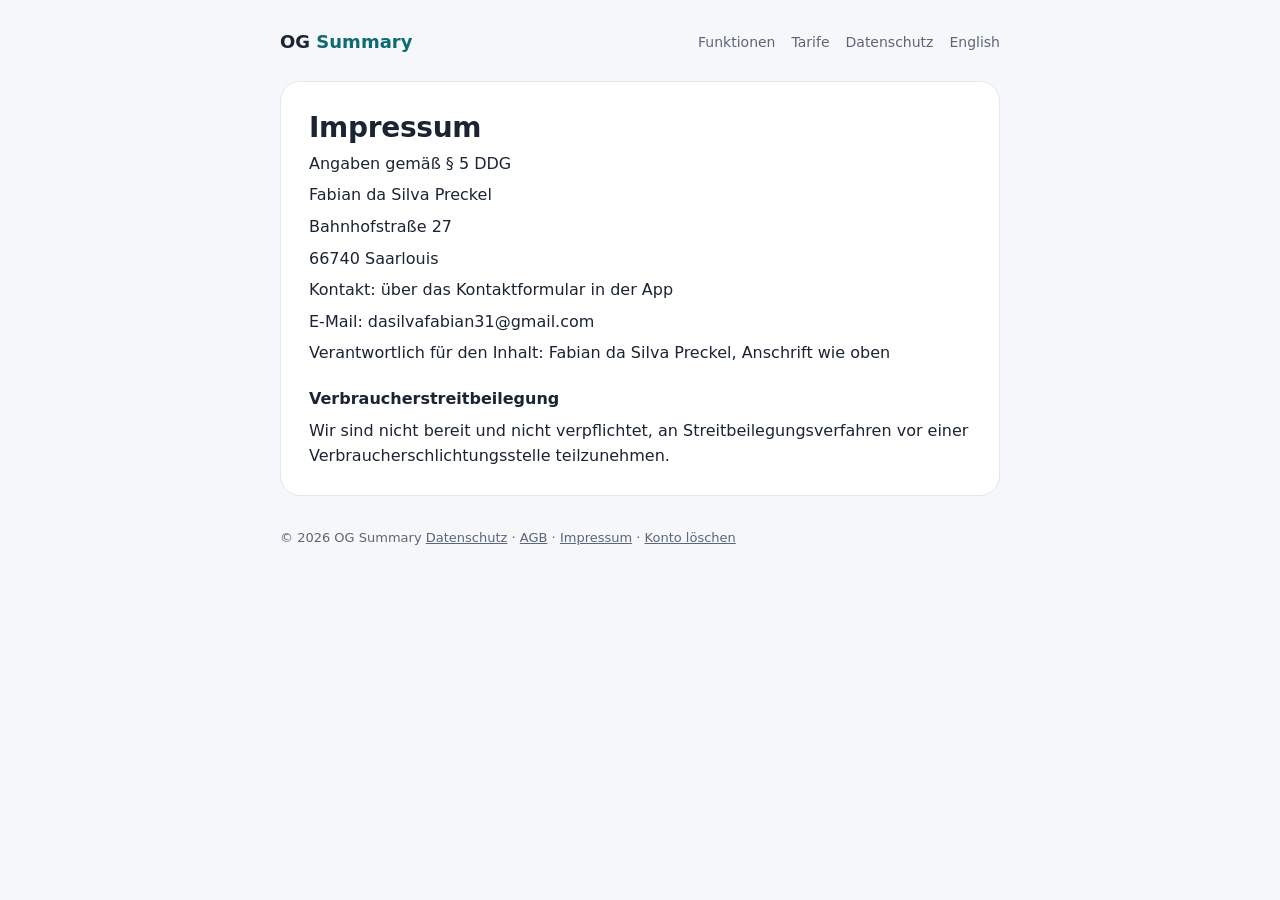
<file: impressum.html>
<!doctype html>
<html lang="de">
<head>
<meta charset="utf-8">
<meta name="viewport" content="width=device-width, initial-scale=1">
<title>Impressum – OG Summary</title>
<meta name="robots" content="index,follow">
<meta name="description" content="Besprechungen aufnehmen, automatisch zusammenfassen und als To-dos weiterarbeiten. Deine Inhalte bleiben auf deinem Handy.">
<link rel="stylesheet" href="style.css">
</head>
<body>
<header>
  <a class="brand" href="index.html">OG <span>Summary</span></a>
  <nav>
    <a href="index.html#funktionen">Funktionen</a>
    <a href="index.html#tarife">Tarife</a>
    <a href="datenschutz.html">Datenschutz</a>
    <a href="en/index.html">English</a>
  </nav>
</header>
<main>
<article class="card"><h1>Impressum</h1>
<p>Angaben gemäß § 5 DDG</p>
<p>Fabian da Silva Preckel</p>
<p>Bahnhofstraße 27</p>
<p>66740 Saarlouis</p>
<p>Kontakt: über das Kontaktformular in der App</p>
<p>E-Mail: dasilvafabian31@gmail.com</p>
<p>Verantwortlich für den Inhalt: Fabian da Silva Preckel, Anschrift wie oben</p>
<h3>Verbraucherstreitbeilegung</h3>
<p>Wir sind nicht bereit und nicht verpflichtet, an Streitbeilegungsverfahren vor einer Verbraucherschlichtungsstelle teilzunehmen.</p></article>
</main>
<footer>
  <span>© 2026 OG Summary</span>
  <span><a href="datenschutz.html">Datenschutz</a> · <a href="agb.html">AGB</a> · <a href="impressum.html">Impressum</a> · <a href="konto-loeschen.html">Konto löschen</a></span>
</footer>
</body>
</html>
</file>
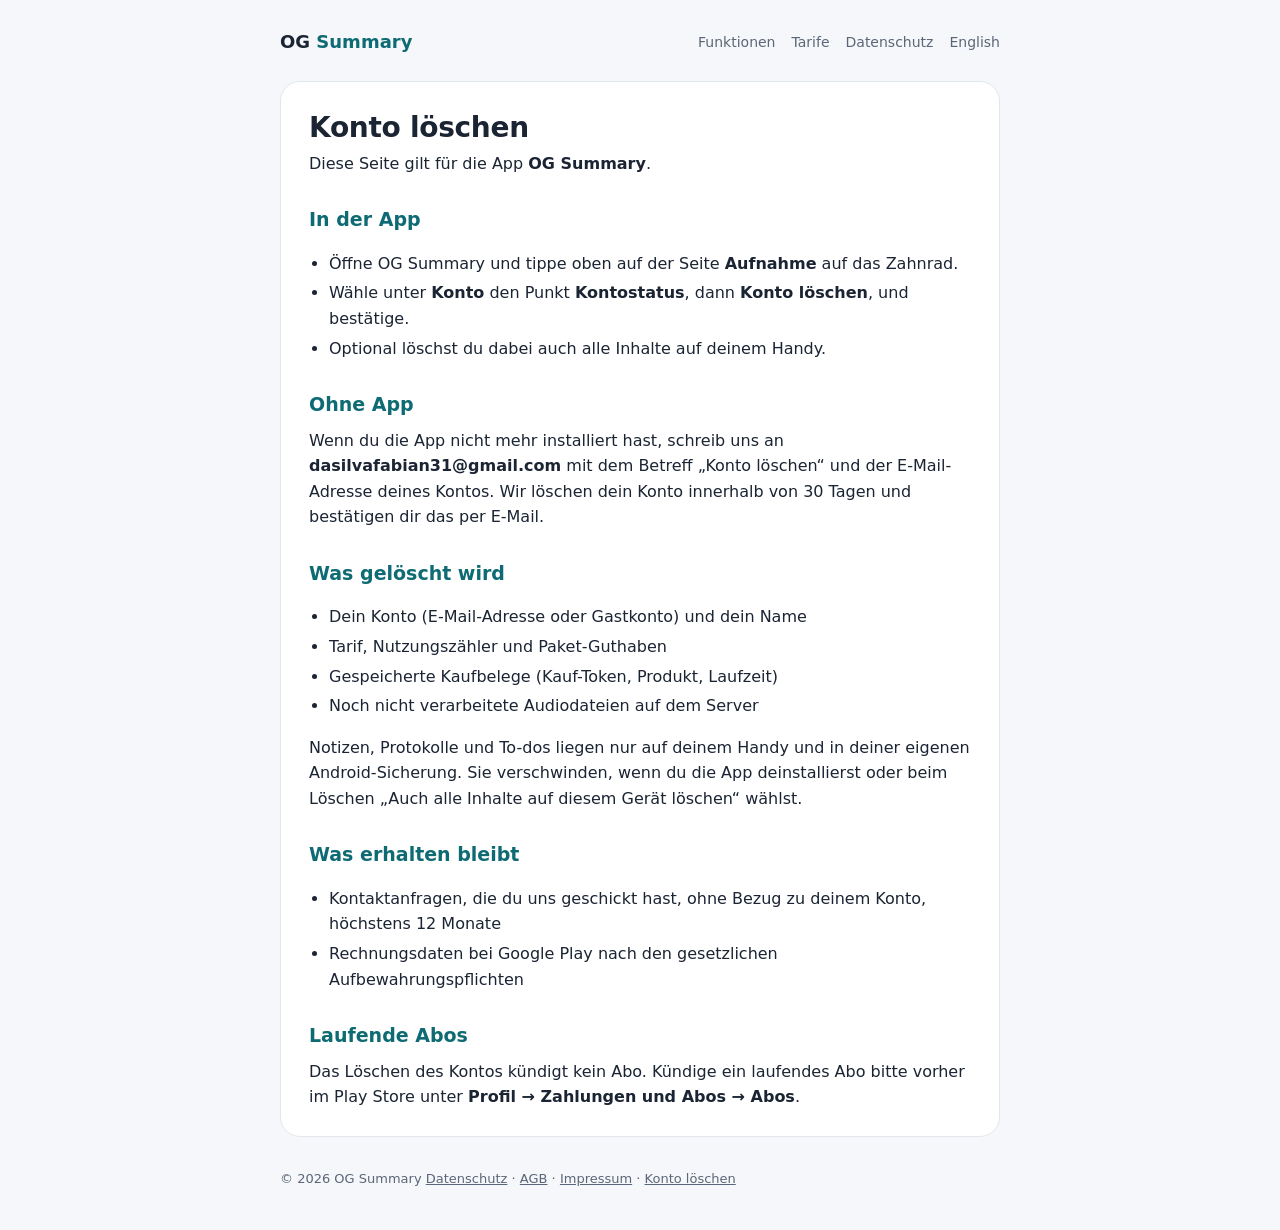
<file: konto-loeschen.html>
<!doctype html>
<html lang="de">
<head>
<meta charset="utf-8">
<meta name="viewport" content="width=device-width, initial-scale=1">
<title>Konto löschen – OG Summary</title>
<meta name="robots" content="index,follow">
<meta name="description" content="Besprechungen aufnehmen, automatisch zusammenfassen und als To-dos weiterarbeiten. Deine Inhalte bleiben auf deinem Handy.">
<link rel="stylesheet" href="style.css">
</head>
<body>
<header>
  <a class="brand" href="index.html">OG <span>Summary</span></a>
  <nav>
    <a href="index.html#funktionen">Funktionen</a>
    <a href="index.html#tarife">Tarife</a>
    <a href="datenschutz.html">Datenschutz</a>
    <a href="en/index.html">English</a>
  </nav>
</header>
<main>
<article class="card"><h1>Konto löschen</h1>
<p>Diese Seite gilt für die App <strong>OG Summary</strong>.</p>
<h2>In der App</h2>
<ul>
<li>Öffne OG Summary und tippe oben auf der Seite <strong>Aufnahme</strong> auf das Zahnrad.</li>
<li>Wähle unter <strong>Konto</strong> den Punkt <strong>Kontostatus</strong>, dann <strong>Konto löschen</strong>, und bestätige.</li>
<li>Optional löschst du dabei auch alle Inhalte auf deinem Handy.</li>
</ul>
<h2>Ohne App</h2>
<p>Wenn du die App nicht mehr installiert hast, schreib uns an <strong>dasilvafabian31@gmail.com</strong> mit dem Betreff „Konto löschen“ und der E-Mail-Adresse deines Kontos. Wir löschen dein Konto innerhalb von 30 Tagen und bestätigen dir das per E-Mail.</p>
<h2>Was gelöscht wird</h2>
<ul>
<li>Dein Konto (E-Mail-Adresse oder Gastkonto) und dein Name</li>
<li>Tarif, Nutzungszähler und Paket-Guthaben</li>
<li>Gespeicherte Kaufbelege (Kauf-Token, Produkt, Laufzeit)</li>
<li>Noch nicht verarbeitete Audiodateien auf dem Server</li>
</ul>
<p>Notizen, Protokolle und To-dos liegen nur auf deinem Handy und in deiner eigenen Android-Sicherung. Sie verschwinden, wenn du die App deinstallierst oder beim Löschen „Auch alle Inhalte auf diesem Gerät löschen“ wählst.</p>
<h2>Was erhalten bleibt</h2>
<ul>
<li>Kontaktanfragen, die du uns geschickt hast, ohne Bezug zu deinem Konto, höchstens 12 Monate</li>
<li>Rechnungsdaten bei Google Play nach den gesetzlichen Aufbewahrungspflichten</li>
</ul>
<h2>Laufende Abos</h2>
<p>Das Löschen des Kontos kündigt kein Abo. Kündige ein laufendes Abo bitte vorher im Play Store unter <strong>Profil → Zahlungen und Abos → Abos</strong>.</p></article>
</main>
<footer>
  <span>© 2026 OG Summary</span>
  <span><a href="datenschutz.html">Datenschutz</a> · <a href="agb.html">AGB</a> · <a href="impressum.html">Impressum</a> · <a href="konto-loeschen.html">Konto löschen</a></span>
</footer>
</body>
</html>
</file>
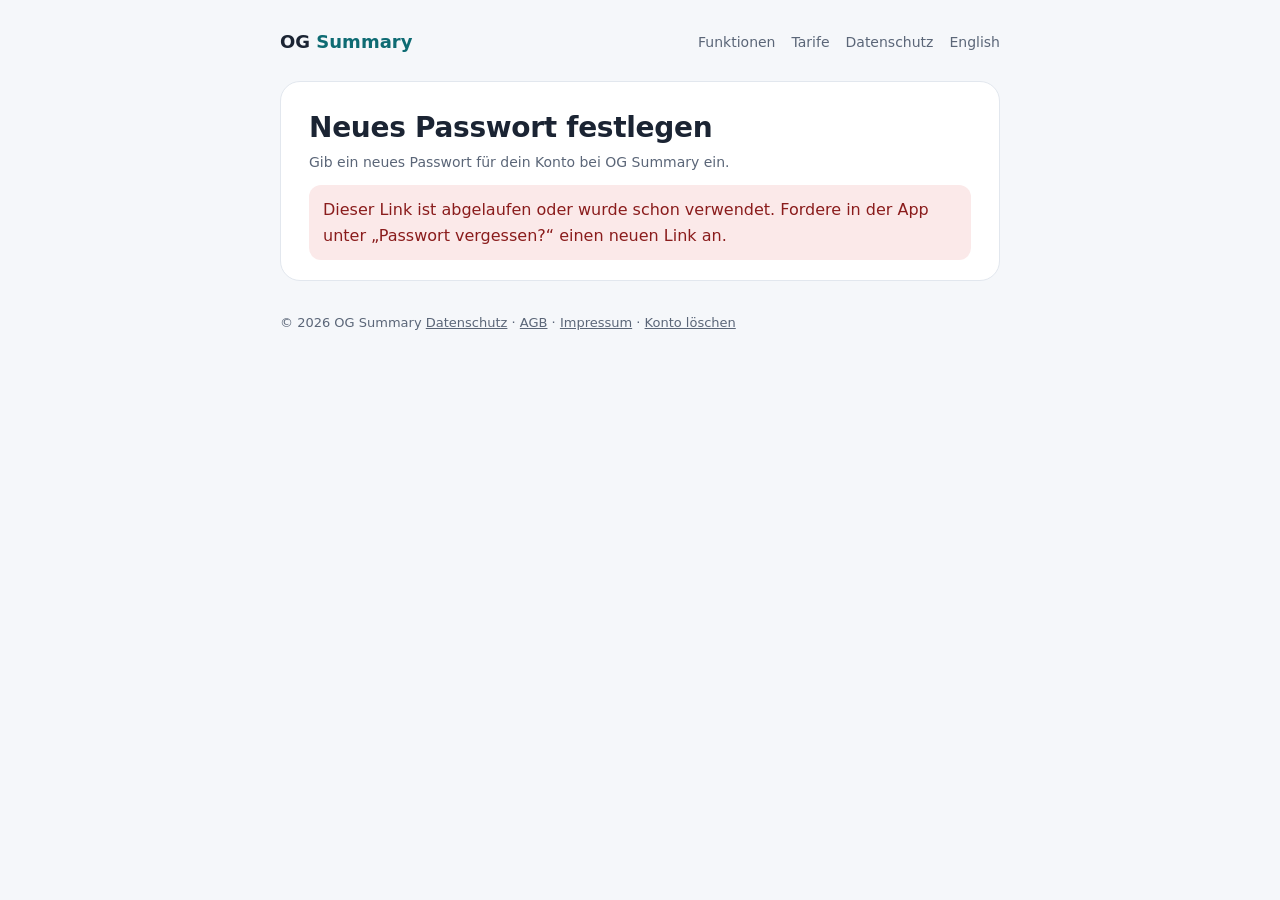
<file: passwort.html>
<!doctype html>
<html lang="de">
<head>
<meta charset="utf-8">
<meta name="viewport" content="width=device-width, initial-scale=1">
<title>Neues Passwort festlegen – OG Summary</title>
<meta name="robots" content="index,follow">
<meta name="description" content="Besprechungen aufnehmen, automatisch zusammenfassen und als To-dos weiterarbeiten. Deine Inhalte bleiben auf deinem Handy.">
<link rel="stylesheet" href="style.css">
</head>
<body>
<header>
  <a class="brand" href="index.html">OG <span>Summary</span></a>
  <nav>
    <a href="index.html#funktionen">Funktionen</a>
    <a href="index.html#tarife">Tarife</a>
    <a href="datenschutz.html">Datenschutz</a>
    <a href="en/index.html">English</a>
  </nav>
</header>
<main>
<article class="card">
<h1>Neues Passwort festlegen</h1>
<p class="meta">Gib ein neues Passwort für dein Konto bei OG Summary ein.</p>
<p id="status">Link wird geprüft …</p>
<noscript><p>JavaScript is required.</p></noscript>
<form id="form" class="form" hidden>
  <label for="pw">Neues Passwort</label>
  <input id="pw" type="password" autocomplete="new-password" minlength="8" required>
  <label for="pw2">Passwort wiederholen</label>
  <input id="pw2" type="password" autocomplete="new-password" minlength="8" required>
  <span class="meta">Mindestens 8 Zeichen.</span>
  <label class="check"><input id="show" type="checkbox"> Passwort anzeigen</label>
  <button id="save" class="btn" type="submit">Passwort speichern</button>
</form>
<div id="msg" class="msg" hidden></div>
</article>
<script>
(function () {
  var T = {
    mismatch: "Die Passwörter stimmen nicht überein.", tooShort: "Das Passwort muss mindestens 8 Zeichen haben.", done: "Dein Passwort wurde geändert. Öffne OG Summary und melde dich mit dem neuen Passwort an.",
    invalid: "Dieser Link ist abgelaufen oder wurde schon verwendet. Fordere in der App unter „Passwort vergessen?“ einen neuen Link an.", failed: "Das Passwort konnte nicht gespeichert werden. Bitte versuche es erneut.", saving: "Wird gespeichert …", save: "Passwort speichern"
  };
  var URL_BASE = 'https://zroacbshmpbgxeohnhri.supabase.co', KEY = 'sb_publishable_CAIb6prpZ4St0QlHiBgbzg_BVX4N98u';
  var form = document.getElementById('form'), msg = document.getElementById('msg'), status = document.getElementById('status');
  function show(text, isError) { msg.textContent = text; msg.className = 'msg' + (isError ? ' err' : ''); msg.hidden = false; }
  // Token aus dem Link lesen und sofort aus der Adresszeile entfernen
  var hash = new URLSearchParams(location.hash.slice(1));
  var token = hash.get('access_token');
  if (location.hash) history.replaceState(null, '', location.pathname);
  status.hidden = true;
  if (hash.get('error') || hash.get('error_code') || !token) { show(T.invalid, true); return; }
  form.hidden = false;
  document.getElementById('show').addEventListener('change', function (ev) {
    var type = ev.target.checked ? 'text' : 'password';
    document.getElementById('pw').type = type; document.getElementById('pw2').type = type;
  });
  form.addEventListener('submit', function (ev) {
    ev.preventDefault();
    var pw = document.getElementById('pw').value, pw2 = document.getElementById('pw2').value;
    if (pw.length < 8) return show(T.tooShort, true);
    if (pw !== pw2) return show(T.mismatch, true);
    var button = document.getElementById('save'); button.disabled = true; button.textContent = T.saving;
    var headers = { 'apikey': KEY, 'Authorization': 'Bearer ' + token, 'Content-Type': 'application/json' };
    fetch(URL_BASE + '/auth/v1/user', { method: 'PUT', headers: headers, body: JSON.stringify({ password: pw }) })
      .then(function (r) {
        if (r.status === 401 || r.status === 403) { form.hidden = true; show(T.invalid, true); return; }
        if (!r.ok) throw new Error('status ' + r.status);
        form.hidden = true; show(T.done, false);
        // Sitzung aus dem Link beenden, angemeldet wird in der App
        fetch(URL_BASE + '/auth/v1/logout', { method: 'POST', headers: headers }).catch(function () {});
      })
      .catch(function () { button.disabled = false; button.textContent = T.save; show(T.failed, true); });
  });
})();
</script>
</main>
<footer>
  <span>© 2026 OG Summary</span>
  <span><a href="datenschutz.html">Datenschutz</a> · <a href="agb.html">AGB</a> · <a href="impressum.html">Impressum</a> · <a href="konto-loeschen.html">Konto löschen</a></span>
</footer>
</body>
</html>
</file>
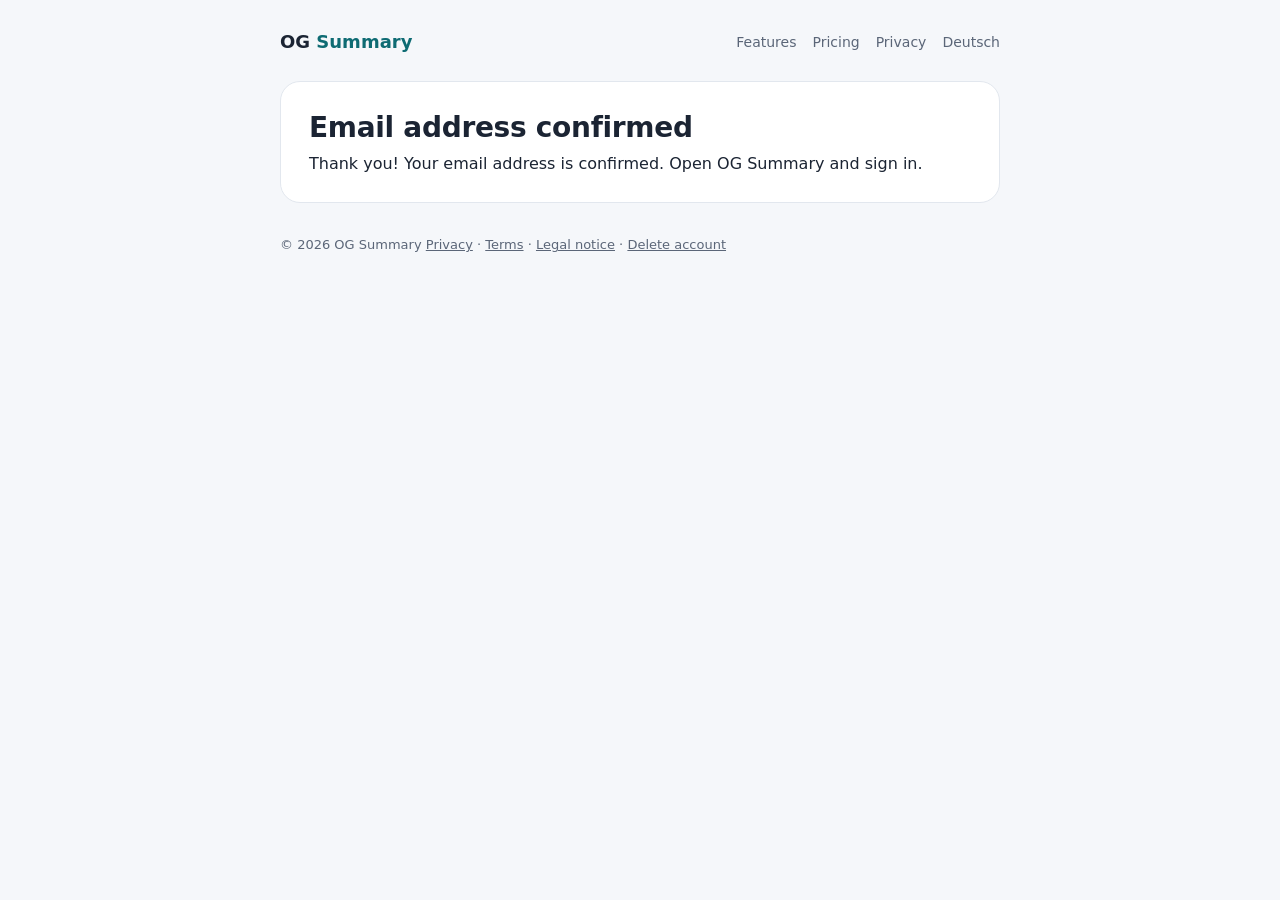
<file: en/confirmed.html>
<!doctype html>
<html lang="en">
<head>
<meta charset="utf-8">
<meta name="viewport" content="width=device-width, initial-scale=1">
<title>Email address confirmed – OG Summary</title>
<meta name="robots" content="index,follow">
<meta name="description" content="Record meetings, get automatic summaries and keep working with to-dos. Your content stays on your phone.">
<link rel="stylesheet" href="../style.css">
</head>
<body>
<header>
  <a class="brand" href="index.html">OG <span>Summary</span></a>
  <nav>
    <a href="index.html#funktionen">Features</a>
    <a href="index.html#tarife">Pricing</a>
    <a href="privacy.html">Privacy</a>
    <a href="../index.html">Deutsch</a>
  </nav>
</header>
<main>
<article class="card">
<h1 id="title">Email address confirmed</h1>
<p id="ok">Thank you! Your email address is confirmed. Open OG Summary and sign in.</p>
<div id="err" class="msg err" hidden>This link has expired or has already been used. Sign in in the app; a new link will be sent if needed.</div>
</article>
<script>
(function () {
  var p = new URLSearchParams(location.hash.slice(1) + '&' + location.search.slice(1));
  if (p.get('error') || p.get('error_code')) {
    document.getElementById('ok').hidden = true; document.getElementById('err').hidden = false;
  }
  // Sitzungsdaten aus der Adresszeile entfernen
  if (location.hash) history.replaceState(null, '', location.pathname);
})();
</script>
</main>
<footer>
  <span>© 2026 OG Summary</span>
  <span><a href="privacy.html">Privacy</a> · <a href="terms.html">Terms</a> · <a href="imprint.html">Legal notice</a> · <a href="delete-account.html">Delete account</a></span>
</footer>
</body>
</html>
</file>
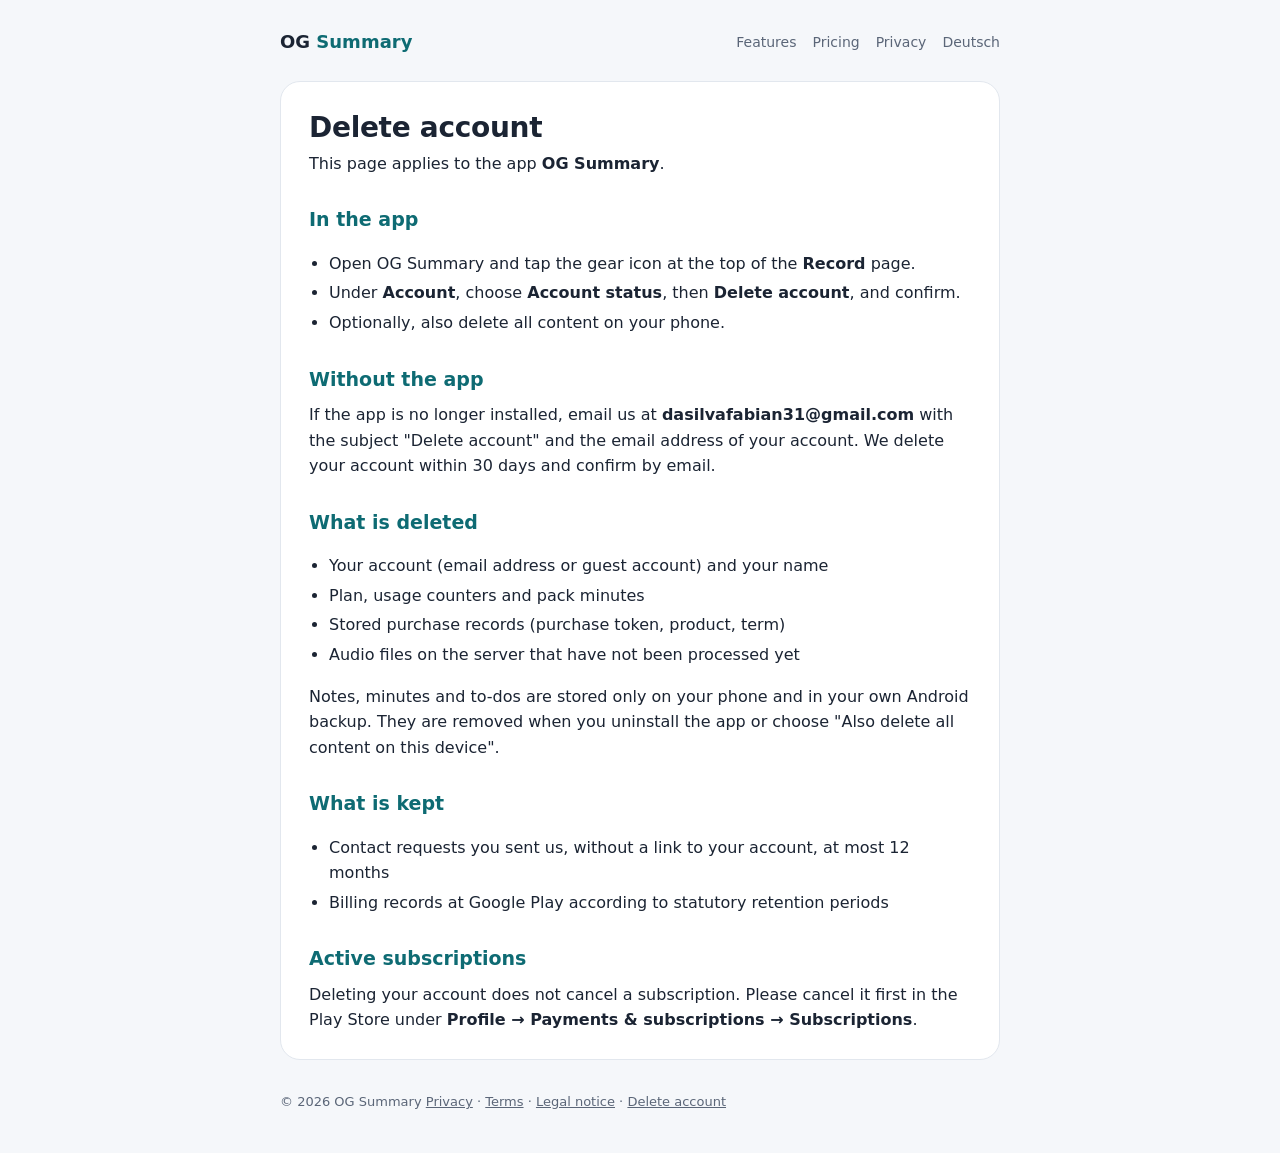
<file: en/delete-account.html>
<!doctype html>
<html lang="en">
<head>
<meta charset="utf-8">
<meta name="viewport" content="width=device-width, initial-scale=1">
<title>Delete account – OG Summary</title>
<meta name="robots" content="index,follow">
<meta name="description" content="Record meetings, get automatic summaries and keep working with to-dos. Your content stays on your phone.">
<link rel="stylesheet" href="../style.css">
</head>
<body>
<header>
  <a class="brand" href="index.html">OG <span>Summary</span></a>
  <nav>
    <a href="index.html#funktionen">Features</a>
    <a href="index.html#tarife">Pricing</a>
    <a href="privacy.html">Privacy</a>
    <a href="../index.html">Deutsch</a>
  </nav>
</header>
<main>
<article class="card"><h1>Delete account</h1>
<p>This page applies to the app <strong>OG Summary</strong>.</p>
<h2>In the app</h2>
<ul>
<li>Open OG Summary and tap the gear icon at the top of the <strong>Record</strong> page.</li>
<li>Under <strong>Account</strong>, choose <strong>Account status</strong>, then <strong>Delete account</strong>, and confirm.</li>
<li>Optionally, also delete all content on your phone.</li>
</ul>
<h2>Without the app</h2>
<p>If the app is no longer installed, email us at <strong>dasilvafabian31@gmail.com</strong> with the subject &quot;Delete account&quot; and the email address of your account. We delete your account within 30 days and confirm by email.</p>
<h2>What is deleted</h2>
<ul>
<li>Your account (email address or guest account) and your name</li>
<li>Plan, usage counters and pack minutes</li>
<li>Stored purchase records (purchase token, product, term)</li>
<li>Audio files on the server that have not been processed yet</li>
</ul>
<p>Notes, minutes and to-dos are stored only on your phone and in your own Android backup. They are removed when you uninstall the app or choose &quot;Also delete all content on this device&quot;.</p>
<h2>What is kept</h2>
<ul>
<li>Contact requests you sent us, without a link to your account, at most 12 months</li>
<li>Billing records at Google Play according to statutory retention periods</li>
</ul>
<h2>Active subscriptions</h2>
<p>Deleting your account does not cancel a subscription. Please cancel it first in the Play Store under <strong>Profile → Payments &amp; subscriptions → Subscriptions</strong>.</p></article>
</main>
<footer>
  <span>© 2026 OG Summary</span>
  <span><a href="privacy.html">Privacy</a> · <a href="terms.html">Terms</a> · <a href="imprint.html">Legal notice</a> · <a href="delete-account.html">Delete account</a></span>
</footer>
</body>
</html>
</file>
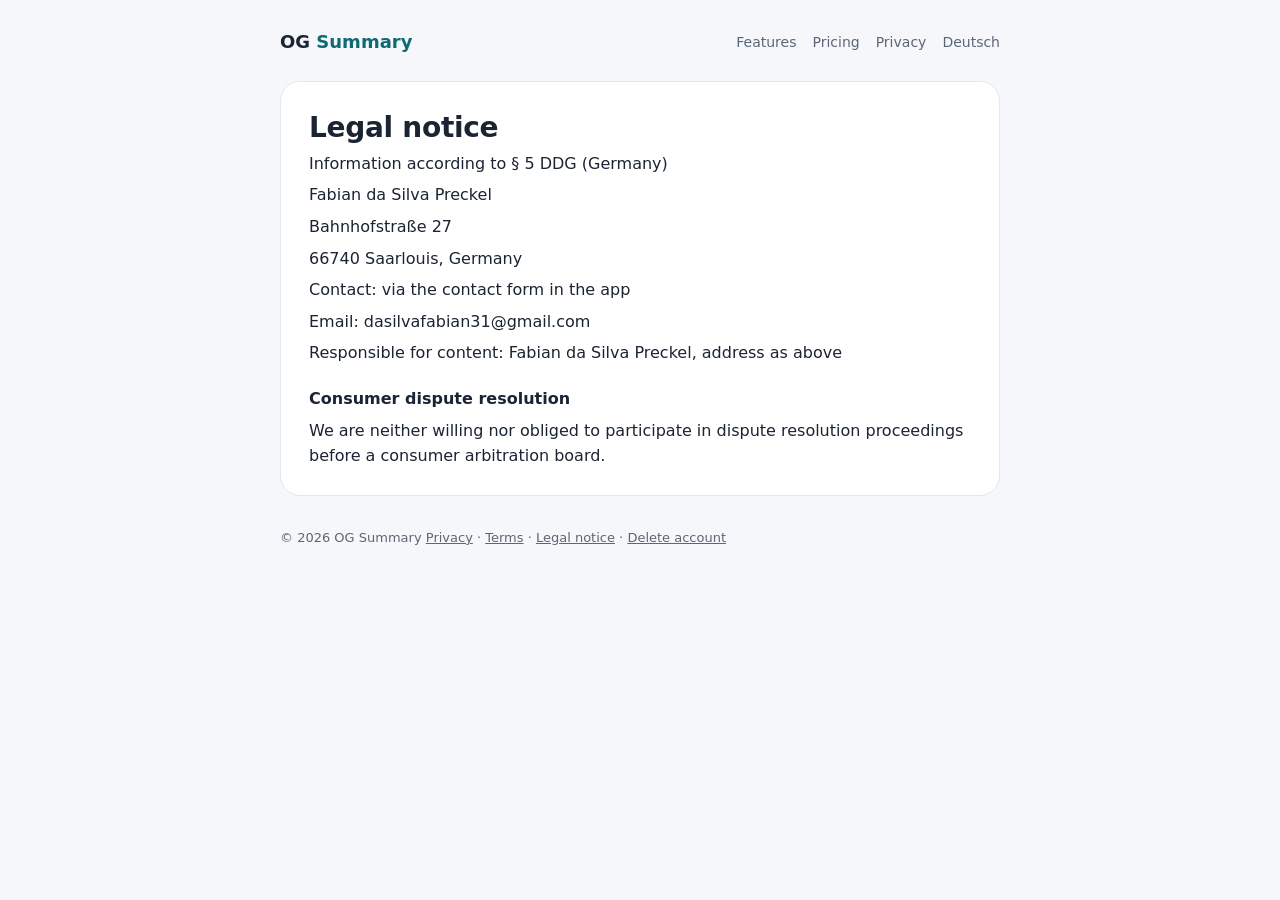
<file: en/imprint.html>
<!doctype html>
<html lang="en">
<head>
<meta charset="utf-8">
<meta name="viewport" content="width=device-width, initial-scale=1">
<title>Legal notice – OG Summary</title>
<meta name="robots" content="index,follow">
<meta name="description" content="Record meetings, get automatic summaries and keep working with to-dos. Your content stays on your phone.">
<link rel="stylesheet" href="../style.css">
</head>
<body>
<header>
  <a class="brand" href="index.html">OG <span>Summary</span></a>
  <nav>
    <a href="index.html#funktionen">Features</a>
    <a href="index.html#tarife">Pricing</a>
    <a href="privacy.html">Privacy</a>
    <a href="../index.html">Deutsch</a>
  </nav>
</header>
<main>
<article class="card"><h1>Legal notice</h1>
<p>Information according to § 5 DDG (Germany)</p>
<p>Fabian da Silva Preckel</p>
<p>Bahnhofstraße 27</p>
<p>66740 Saarlouis, Germany</p>
<p>Contact: via the contact form in the app</p>
<p>Email: dasilvafabian31@gmail.com</p>
<p>Responsible for content: Fabian da Silva Preckel, address as above</p>
<h3>Consumer dispute resolution</h3>
<p>We are neither willing nor obliged to participate in dispute resolution proceedings before a consumer arbitration board.</p></article>
</main>
<footer>
  <span>© 2026 OG Summary</span>
  <span><a href="privacy.html">Privacy</a> · <a href="terms.html">Terms</a> · <a href="imprint.html">Legal notice</a> · <a href="delete-account.html">Delete account</a></span>
</footer>
</body>
</html>
</file>
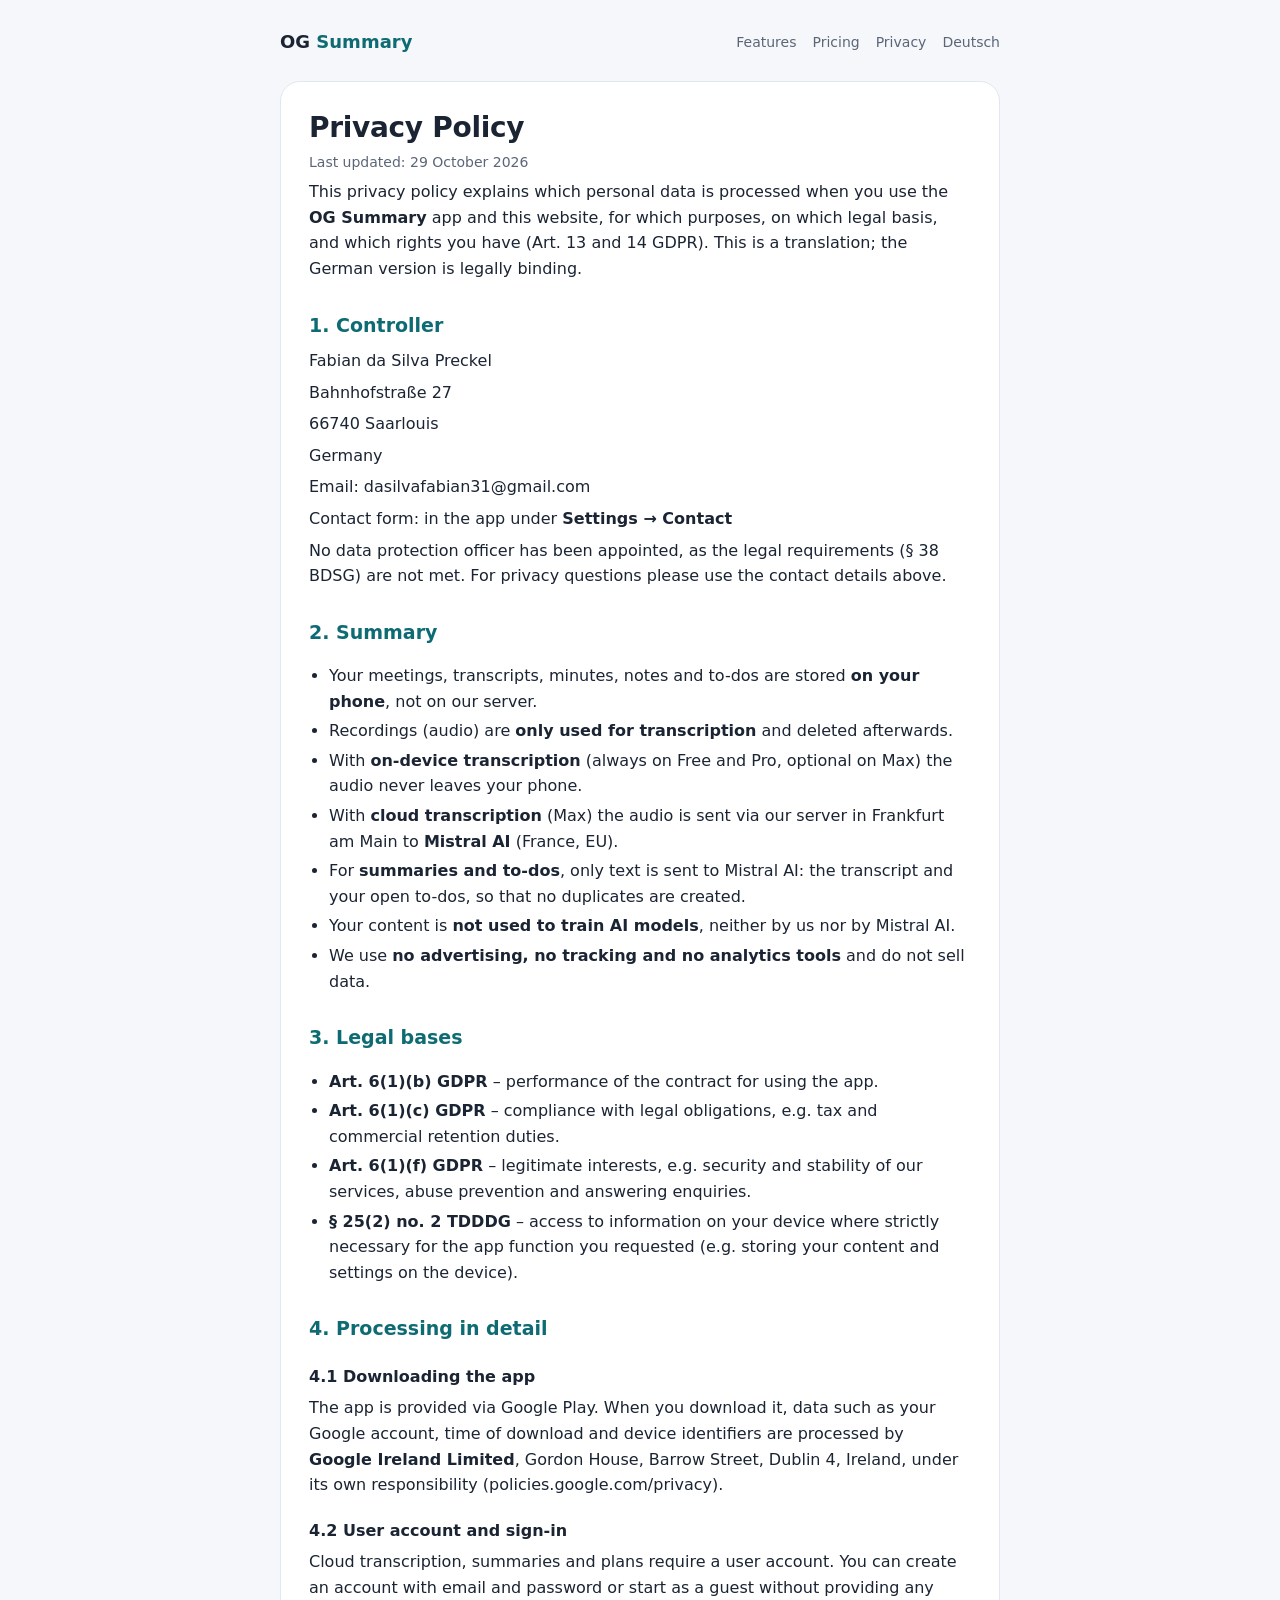
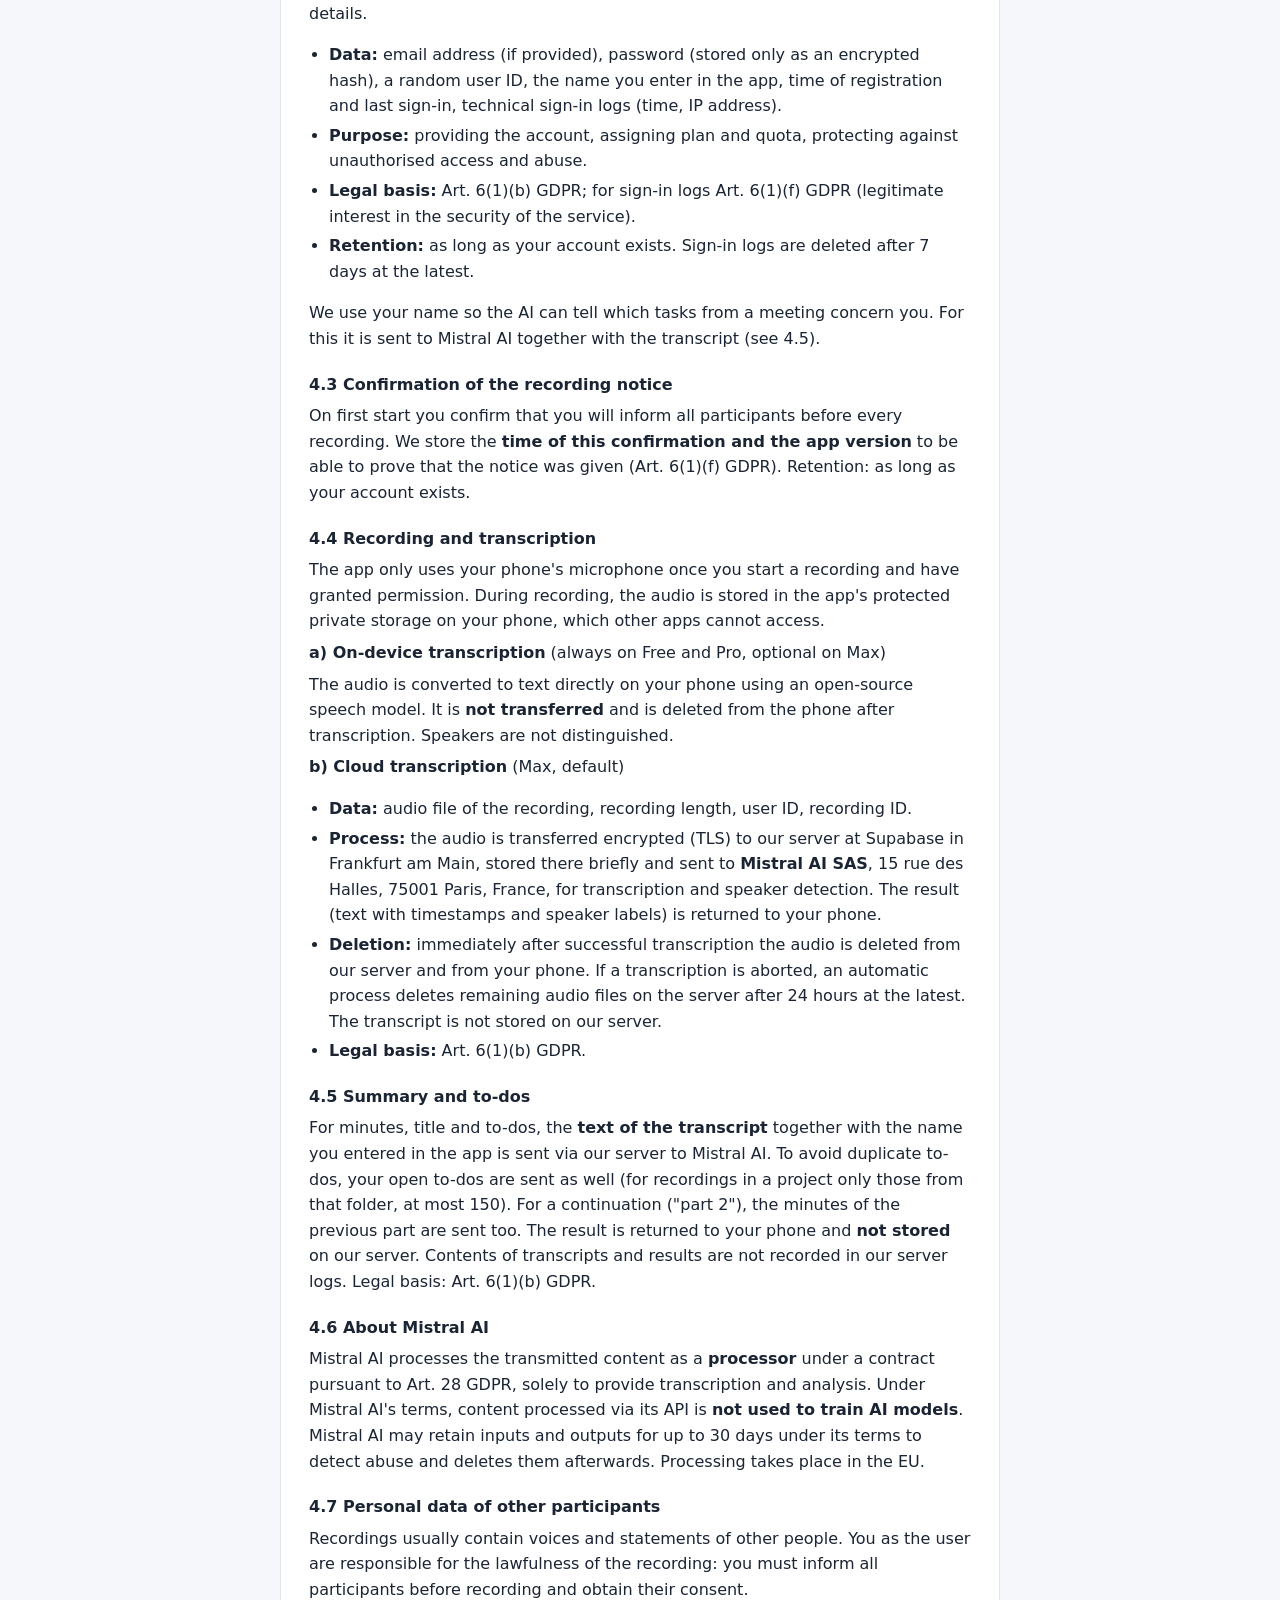
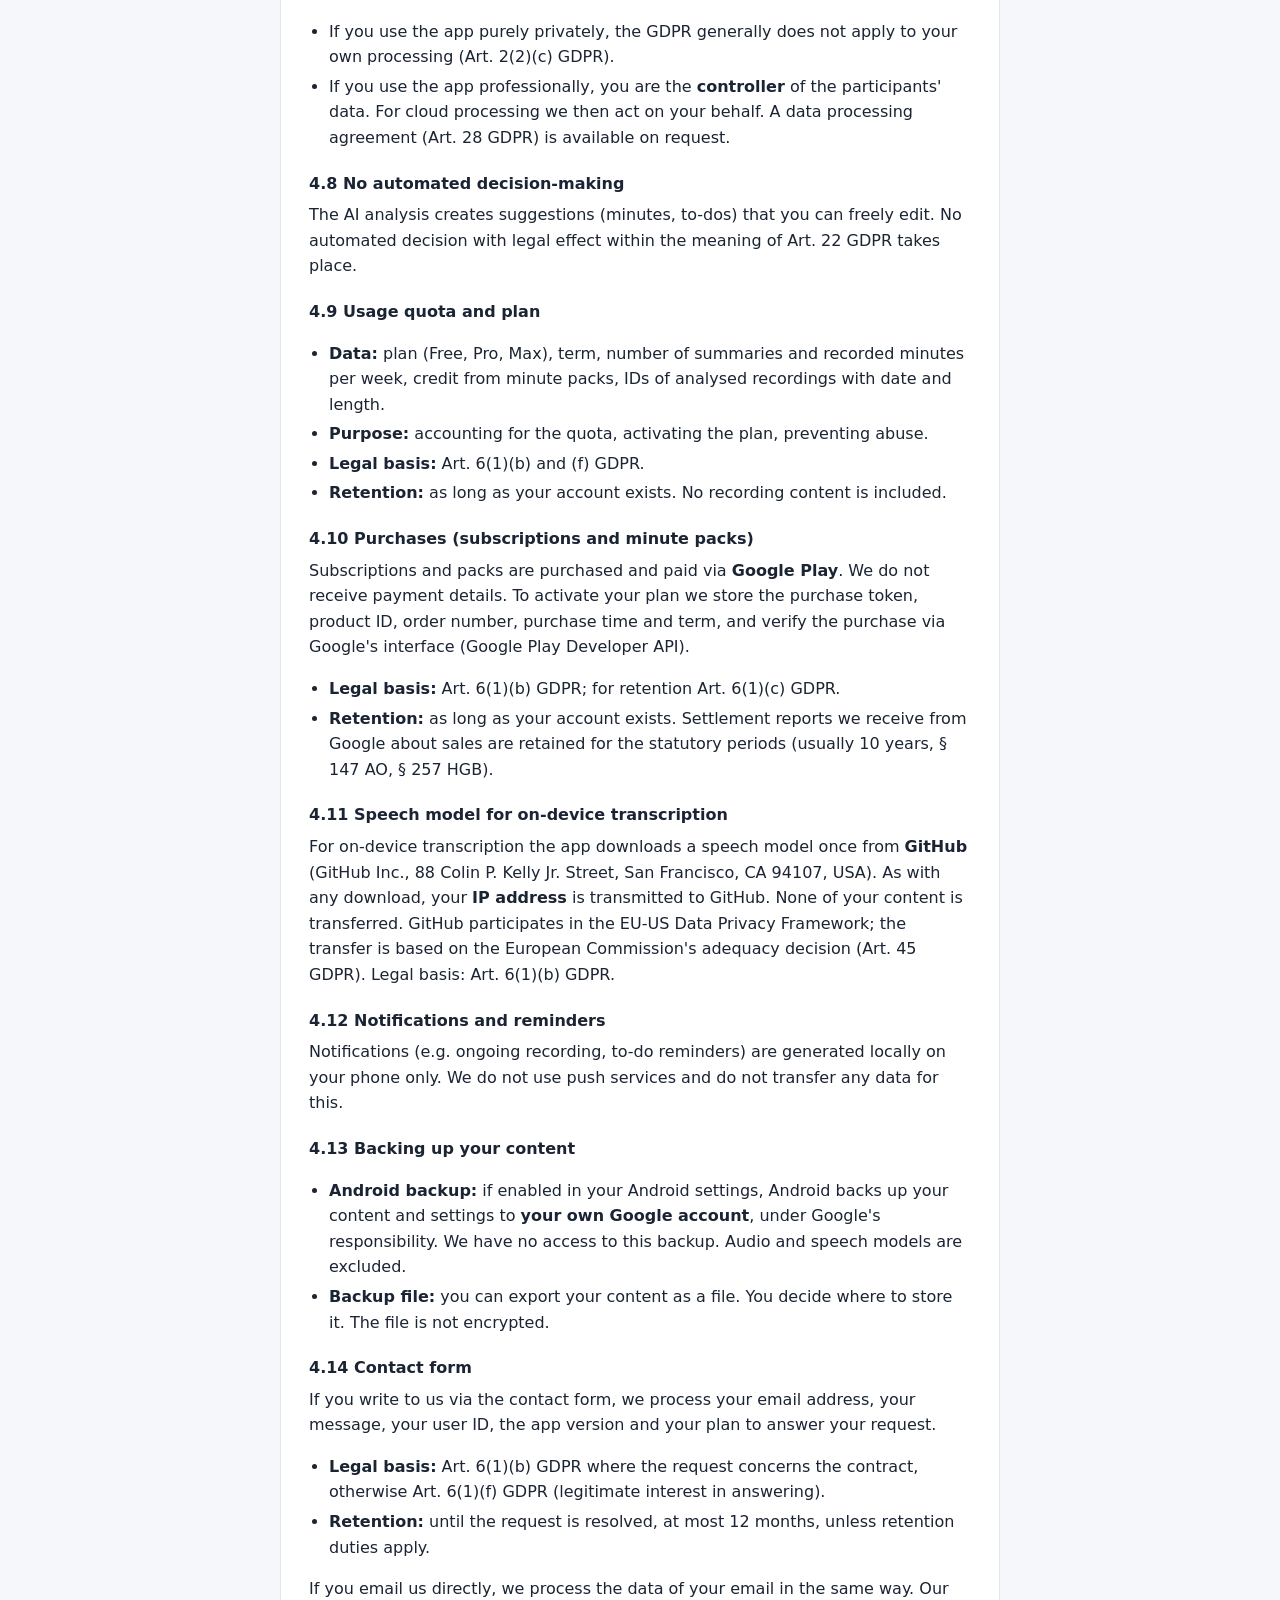
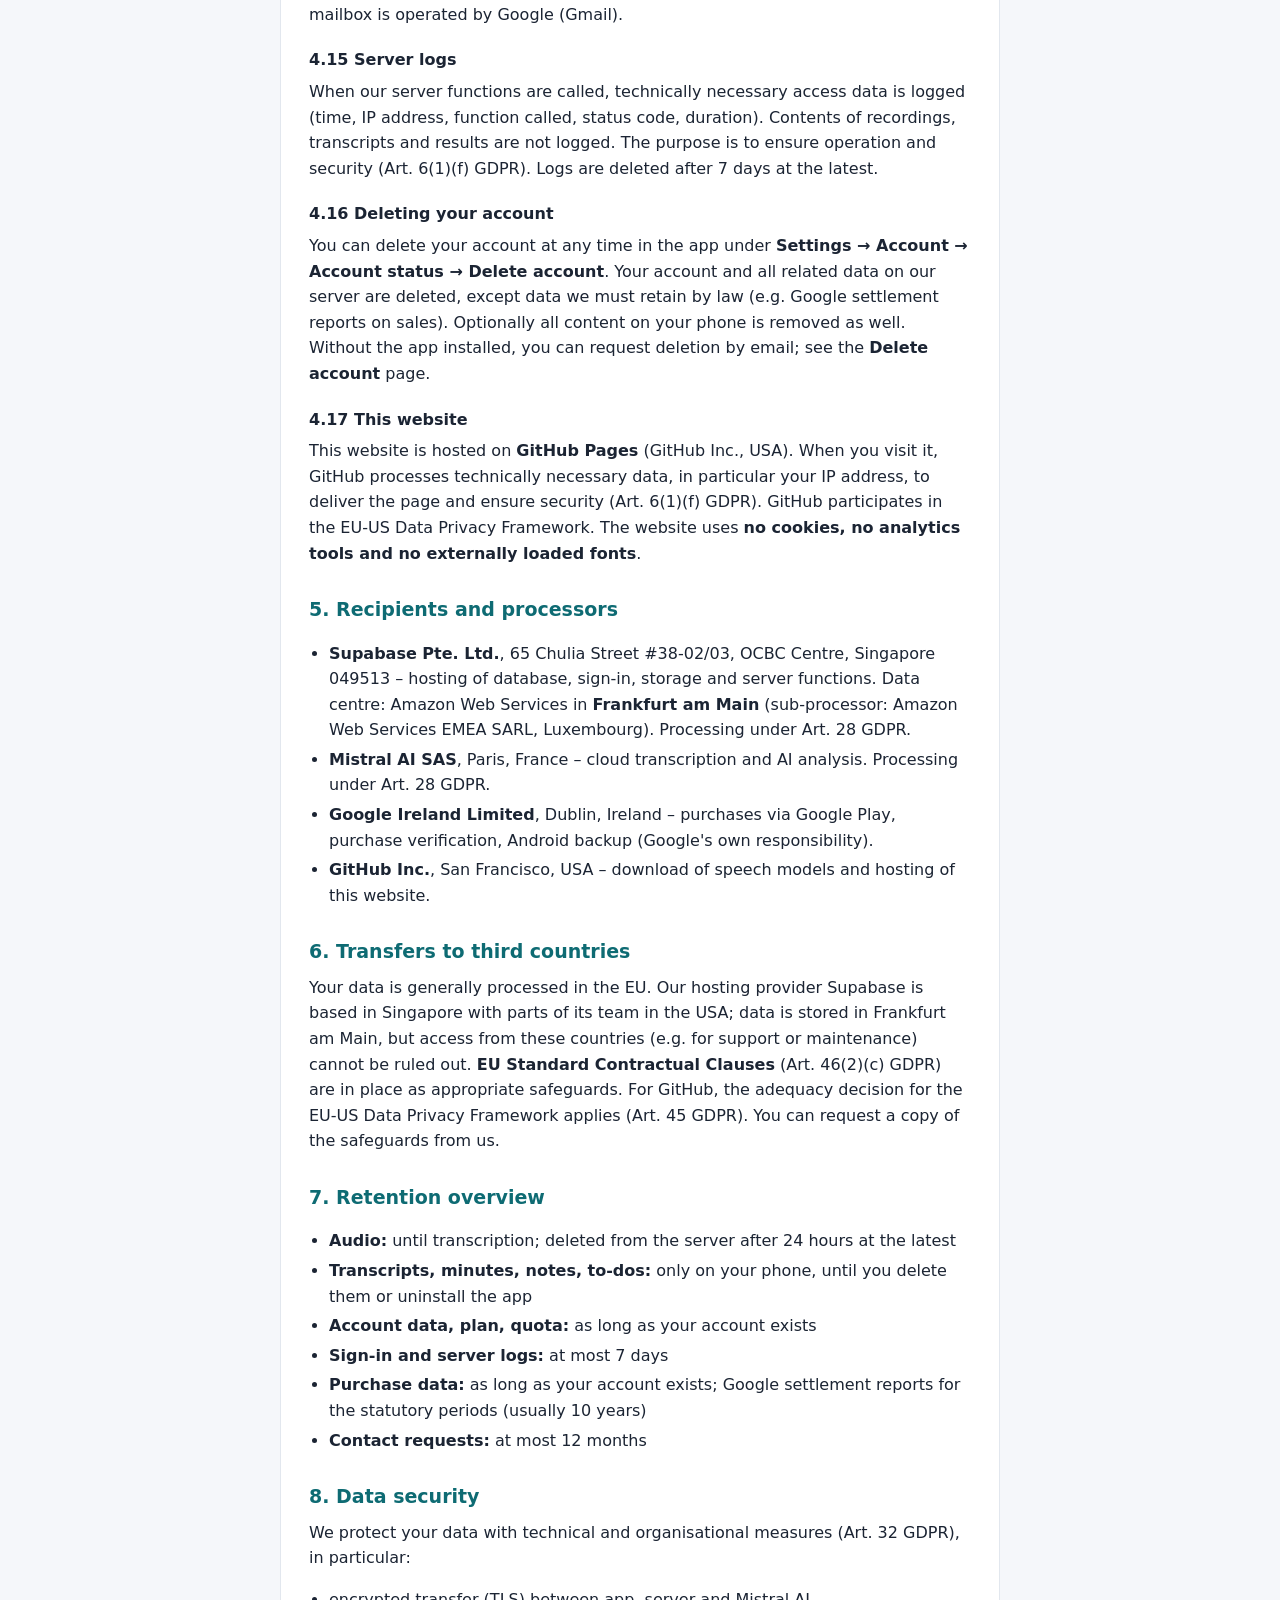
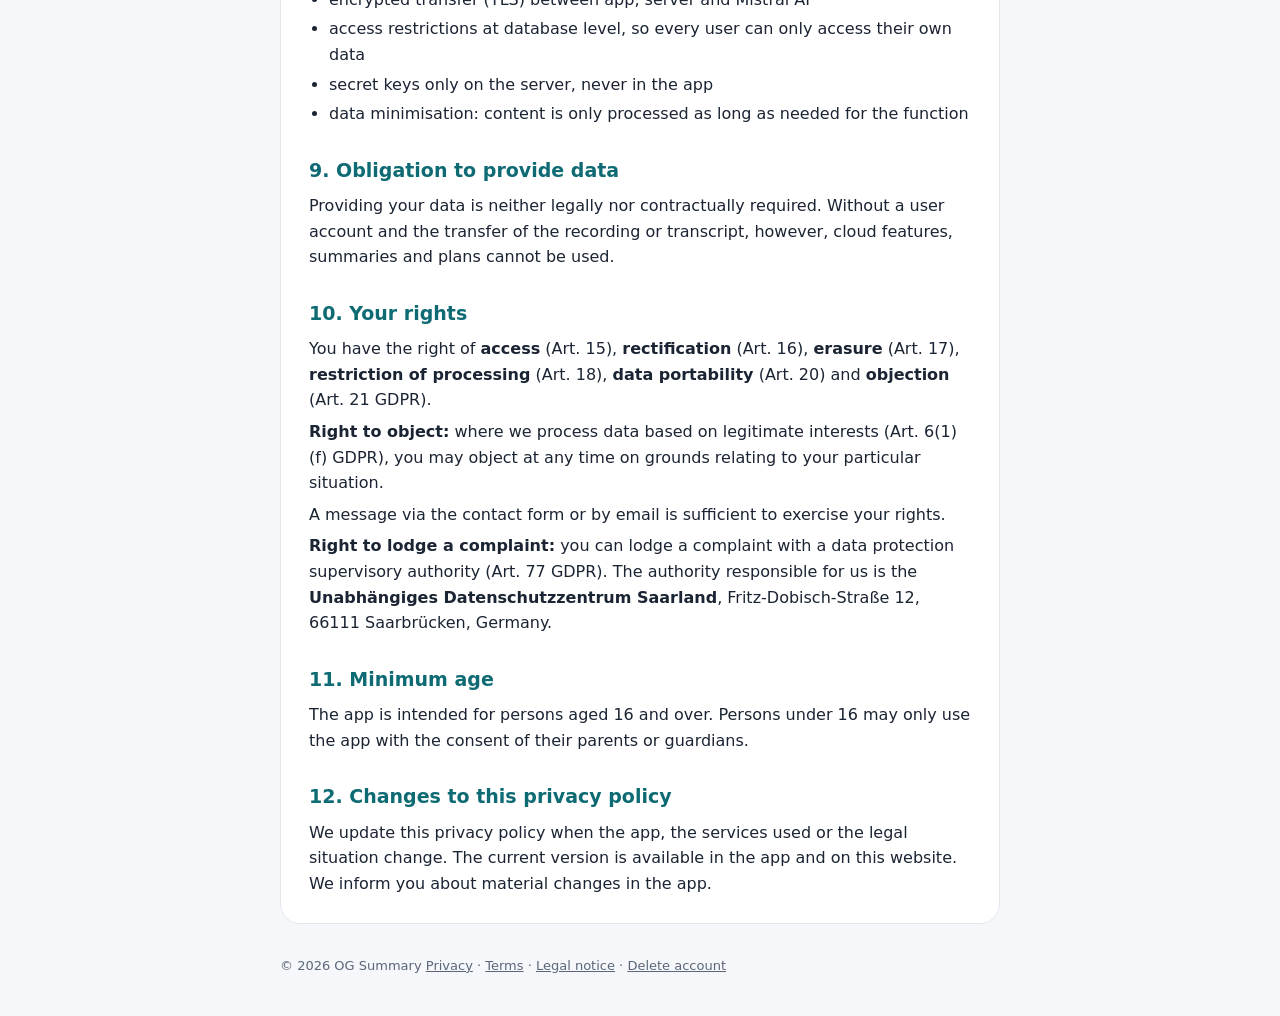
<file: en/privacy.html>
<!doctype html>
<html lang="en">
<head>
<meta charset="utf-8">
<meta name="viewport" content="width=device-width, initial-scale=1">
<title>Privacy – OG Summary</title>
<meta name="robots" content="index,follow">
<meta name="description" content="Record meetings, get automatic summaries and keep working with to-dos. Your content stays on your phone.">
<link rel="stylesheet" href="../style.css">
</head>
<body>
<header>
  <a class="brand" href="index.html">OG <span>Summary</span></a>
  <nav>
    <a href="index.html#funktionen">Features</a>
    <a href="index.html#tarife">Pricing</a>
    <a href="privacy.html">Privacy</a>
    <a href="../index.html">Deutsch</a>
  </nav>
</header>
<main>
<article class="card"><h1>Privacy Policy</h1>
<p class="meta">Last updated: 29 October 2026</p>
<p>This privacy policy explains which personal data is processed when you use the <strong>OG Summary</strong> app and this website, for which purposes, on which legal basis, and which rights you have (Art. 13 and 14 GDPR). This is a translation; the German version is legally binding.</p>
<h2>1. Controller</h2>
<p>Fabian da Silva Preckel</p>
<p>Bahnhofstraße 27</p>
<p>66740 Saarlouis</p>
<p>Germany</p>
<p>Email: dasilvafabian31@gmail.com</p>
<p>Contact form: in the app under <strong>Settings → Contact</strong></p>
<p>No data protection officer has been appointed, as the legal requirements (§ 38 BDSG) are not met. For privacy questions please use the contact details above.</p>
<h2>2. Summary</h2>
<ul>
<li>Your meetings, transcripts, minutes, notes and to-dos are stored <strong>on your phone</strong>, not on our server.</li>
<li>Recordings (audio) are <strong>only used for transcription</strong> and deleted afterwards.</li>
<li>With <strong>on-device transcription</strong> (always on Free and Pro, optional on Max) the audio never leaves your phone.</li>
<li>With <strong>cloud transcription</strong> (Max) the audio is sent via our server in Frankfurt am Main to <strong>Mistral AI</strong> (France, EU).</li>
<li>For <strong>summaries and to-dos</strong>, only text is sent to Mistral AI: the transcript and your open to-dos, so that no duplicates are created.</li>
<li>Your content is <strong>not used to train AI models</strong>, neither by us nor by Mistral AI.</li>
<li>We use <strong>no advertising, no tracking and no analytics tools</strong> and do not sell data.</li>
</ul>
<h2>3. Legal bases</h2>
<ul>
<li><strong>Art. 6(1)(b) GDPR</strong> – performance of the contract for using the app.</li>
<li><strong>Art. 6(1)(c) GDPR</strong> – compliance with legal obligations, e.g. tax and commercial retention duties.</li>
<li><strong>Art. 6(1)(f) GDPR</strong> – legitimate interests, e.g. security and stability of our services, abuse prevention and answering enquiries.</li>
<li><strong>§ 25(2) no. 2 TDDDG</strong> – access to information on your device where strictly necessary for the app function you requested (e.g. storing your content and settings on the device).</li>
</ul>
<h2>4. Processing in detail</h2>
<h3>4.1 Downloading the app</h3>
<p>The app is provided via Google Play. When you download it, data such as your Google account, time of download and device identifiers are processed by <strong>Google Ireland Limited</strong>, Gordon House, Barrow Street, Dublin 4, Ireland, under its own responsibility (policies.google.com/privacy).</p>
<h3>4.2 User account and sign-in</h3>
<p>Cloud transcription, summaries and plans require a user account. You can create an account with email and password or start as a guest without providing any details.</p>
<ul>
<li><strong>Data:</strong> email address (if provided), password (stored only as an encrypted hash), a random user ID, the name you enter in the app, time of registration and last sign-in, technical sign-in logs (time, IP address).</li>
<li><strong>Purpose:</strong> providing the account, assigning plan and quota, protecting against unauthorised access and abuse.</li>
<li><strong>Legal basis:</strong> Art. 6(1)(b) GDPR; for sign-in logs Art. 6(1)(f) GDPR (legitimate interest in the security of the service).</li>
<li><strong>Retention:</strong> as long as your account exists. Sign-in logs are deleted after 7 days at the latest.</li>
</ul>
<p>We use your name so the AI can tell which tasks from a meeting concern you. For this it is sent to Mistral AI together with the transcript (see 4.5).</p>
<h3>4.3 Confirmation of the recording notice</h3>
<p>On first start you confirm that you will inform all participants before every recording. We store the <strong>time of this confirmation and the app version</strong> to be able to prove that the notice was given (Art. 6(1)(f) GDPR). Retention: as long as your account exists.</p>
<h3>4.4 Recording and transcription</h3>
<p>The app only uses your phone&#x27;s microphone once you start a recording and have granted permission. During recording, the audio is stored in the app&#x27;s protected private storage on your phone, which other apps cannot access.</p>
<p><strong>a) On-device transcription</strong> (always on Free and Pro, optional on Max)</p>
<p>The audio is converted to text directly on your phone using an open-source speech model. It is <strong>not transferred</strong> and is deleted from the phone after transcription. Speakers are not distinguished.</p>
<p><strong>b) Cloud transcription</strong> (Max, default)</p>
<ul>
<li><strong>Data:</strong> audio file of the recording, recording length, user ID, recording ID.</li>
<li><strong>Process:</strong> the audio is transferred encrypted (TLS) to our server at Supabase in Frankfurt am Main, stored there briefly and sent to <strong>Mistral AI SAS</strong>, 15 rue des Halles, 75001 Paris, France, for transcription and speaker detection. The result (text with timestamps and speaker labels) is returned to your phone.</li>
<li><strong>Deletion:</strong> immediately after successful transcription the audio is deleted from our server and from your phone. If a transcription is aborted, an automatic process deletes remaining audio files on the server after 24 hours at the latest. The transcript is not stored on our server.</li>
<li><strong>Legal basis:</strong> Art. 6(1)(b) GDPR.</li>
</ul>
<h3>4.5 Summary and to-dos</h3>
<p>For minutes, title and to-dos, the <strong>text of the transcript</strong> together with the name you entered in the app is sent via our server to Mistral AI. To avoid duplicate to-dos, your open to-dos are sent as well (for recordings in a project only those from that folder, at most 150). For a continuation (&quot;part 2&quot;), the minutes of the previous part are sent too. The result is returned to your phone and <strong>not stored</strong> on our server. Contents of transcripts and results are not recorded in our server logs. Legal basis: Art. 6(1)(b) GDPR.</p>
<h3>4.6 About Mistral AI</h3>
<p>Mistral AI processes the transmitted content as a <strong>processor</strong> under a contract pursuant to Art. 28 GDPR, solely to provide transcription and analysis. Under Mistral AI&#x27;s terms, content processed via its API is <strong>not used to train AI models</strong>. Mistral AI may retain inputs and outputs for up to 30 days under its terms to detect abuse and deletes them afterwards. Processing takes place in the EU.</p>
<h3>4.7 Personal data of other participants</h3>
<p>Recordings usually contain voices and statements of other people. You as the user are responsible for the lawfulness of the recording: you must inform all participants before recording and obtain their consent.</p>
<ul>
<li>If you use the app purely privately, the GDPR generally does not apply to your own processing (Art. 2(2)(c) GDPR).</li>
<li>If you use the app professionally, you are the <strong>controller</strong> of the participants&#x27; data. For cloud processing we then act on your behalf. A data processing agreement (Art. 28 GDPR) is available on request.</li>
</ul>
<h3>4.8 No automated decision-making</h3>
<p>The AI analysis creates suggestions (minutes, to-dos) that you can freely edit. No automated decision with legal effect within the meaning of Art. 22 GDPR takes place.</p>
<h3>4.9 Usage quota and plan</h3>
<ul>
<li><strong>Data:</strong> plan (Free, Pro, Max), term, number of summaries and recorded minutes per week, credit from minute packs, IDs of analysed recordings with date and length.</li>
<li><strong>Purpose:</strong> accounting for the quota, activating the plan, preventing abuse.</li>
<li><strong>Legal basis:</strong> Art. 6(1)(b) and (f) GDPR.</li>
<li><strong>Retention:</strong> as long as your account exists. No recording content is included.</li>
</ul>
<h3>4.10 Purchases (subscriptions and minute packs)</h3>
<p>Subscriptions and packs are purchased and paid via <strong>Google Play</strong>. We do not receive payment details. To activate your plan we store the purchase token, product ID, order number, purchase time and term, and verify the purchase via Google&#x27;s interface (Google Play Developer API).</p>
<ul>
<li><strong>Legal basis:</strong> Art. 6(1)(b) GDPR; for retention Art. 6(1)(c) GDPR.</li>
<li><strong>Retention:</strong> as long as your account exists. Settlement reports we receive from Google about sales are retained for the statutory periods (usually 10 years, § 147 AO, § 257 HGB).</li>
</ul>
<h3>4.11 Speech model for on-device transcription</h3>
<p>For on-device transcription the app downloads a speech model once from <strong>GitHub</strong> (GitHub Inc., 88 Colin P. Kelly Jr. Street, San Francisco, CA 94107, USA). As with any download, your <strong>IP address</strong> is transmitted to GitHub. None of your content is transferred. GitHub participates in the EU-US Data Privacy Framework; the transfer is based on the European Commission&#x27;s adequacy decision (Art. 45 GDPR). Legal basis: Art. 6(1)(b) GDPR.</p>
<h3>4.12 Notifications and reminders</h3>
<p>Notifications (e.g. ongoing recording, to-do reminders) are generated locally on your phone only. We do not use push services and do not transfer any data for this.</p>
<h3>4.13 Backing up your content</h3>
<ul>
<li><strong>Android backup:</strong> if enabled in your Android settings, Android backs up your content and settings to <strong>your own Google account</strong>, under Google&#x27;s responsibility. We have no access to this backup. Audio and speech models are excluded.</li>
<li><strong>Backup file:</strong> you can export your content as a file. You decide where to store it. The file is not encrypted.</li>
</ul>
<h3>4.14 Contact form</h3>
<p>If you write to us via the contact form, we process your email address, your message, your user ID, the app version and your plan to answer your request.</p>
<ul>
<li><strong>Legal basis:</strong> Art. 6(1)(b) GDPR where the request concerns the contract, otherwise Art. 6(1)(f) GDPR (legitimate interest in answering).</li>
<li><strong>Retention:</strong> until the request is resolved, at most 12 months, unless retention duties apply.</li>
</ul>
<p>If you email us directly, we process the data of your email in the same way. Our mailbox is operated by Google (Gmail).</p>
<h3>4.15 Server logs</h3>
<p>When our server functions are called, technically necessary access data is logged (time, IP address, function called, status code, duration). Contents of recordings, transcripts and results are not logged. The purpose is to ensure operation and security (Art. 6(1)(f) GDPR). Logs are deleted after 7 days at the latest.</p>
<h3>4.16 Deleting your account</h3>
<p>You can delete your account at any time in the app under <strong>Settings → Account → Account status → Delete account</strong>. Your account and all related data on our server are deleted, except data we must retain by law (e.g. Google settlement reports on sales). Optionally all content on your phone is removed as well. Without the app installed, you can request deletion by email; see the <strong>Delete account</strong> page.</p>
<h3>4.17 This website</h3>
<p>This website is hosted on <strong>GitHub Pages</strong> (GitHub Inc., USA). When you visit it, GitHub processes technically necessary data, in particular your IP address, to deliver the page and ensure security (Art. 6(1)(f) GDPR). GitHub participates in the EU-US Data Privacy Framework. The website uses <strong>no cookies, no analytics tools and no externally loaded fonts</strong>.</p>
<h2>5. Recipients and processors</h2>
<ul>
<li><strong>Supabase Pte. Ltd.</strong>, 65 Chulia Street #38-02/03, OCBC Centre, Singapore 049513 – hosting of database, sign-in, storage and server functions. Data centre: Amazon Web Services in <strong>Frankfurt am Main</strong> (sub-processor: Amazon Web Services EMEA SARL, Luxembourg). Processing under Art. 28 GDPR.</li>
<li><strong>Mistral AI SAS</strong>, Paris, France – cloud transcription and AI analysis. Processing under Art. 28 GDPR.</li>
<li><strong>Google Ireland Limited</strong>, Dublin, Ireland – purchases via Google Play, purchase verification, Android backup (Google&#x27;s own responsibility).</li>
<li><strong>GitHub Inc.</strong>, San Francisco, USA – download of speech models and hosting of this website.</li>
</ul>
<h2>6. Transfers to third countries</h2>
<p>Your data is generally processed in the EU. Our hosting provider Supabase is based in Singapore with parts of its team in the USA; data is stored in Frankfurt am Main, but access from these countries (e.g. for support or maintenance) cannot be ruled out. <strong>EU Standard Contractual Clauses</strong> (Art. 46(2)(c) GDPR) are in place as appropriate safeguards. For GitHub, the adequacy decision for the EU-US Data Privacy Framework applies (Art. 45 GDPR). You can request a copy of the safeguards from us.</p>
<h2>7. Retention overview</h2>
<ul>
<li><strong>Audio:</strong> until transcription; deleted from the server after 24 hours at the latest</li>
<li><strong>Transcripts, minutes, notes, to-dos:</strong> only on your phone, until you delete them or uninstall the app</li>
<li><strong>Account data, plan, quota:</strong> as long as your account exists</li>
<li><strong>Sign-in and server logs:</strong> at most 7 days</li>
<li><strong>Purchase data:</strong> as long as your account exists; Google settlement reports for the statutory periods (usually 10 years)</li>
<li><strong>Contact requests:</strong> at most 12 months</li>
</ul>
<h2>8. Data security</h2>
<p>We protect your data with technical and organisational measures (Art. 32 GDPR), in particular:</p>
<ul>
<li>encrypted transfer (TLS) between app, server and Mistral AI</li>
<li>access restrictions at database level, so every user can only access their own data</li>
<li>secret keys only on the server, never in the app</li>
<li>data minimisation: content is only processed as long as needed for the function</li>
</ul>
<h2>9. Obligation to provide data</h2>
<p>Providing your data is neither legally nor contractually required. Without a user account and the transfer of the recording or transcript, however, cloud features, summaries and plans cannot be used.</p>
<h2>10. Your rights</h2>
<p>You have the right of <strong>access</strong> (Art. 15), <strong>rectification</strong> (Art. 16), <strong>erasure</strong> (Art. 17), <strong>restriction of processing</strong> (Art. 18), <strong>data portability</strong> (Art. 20) and <strong>objection</strong> (Art. 21 GDPR).</p>
<p><strong>Right to object:</strong> where we process data based on legitimate interests (Art. 6(1)(f) GDPR), you may object at any time on grounds relating to your particular situation.</p>
<p>A message via the contact form or by email is sufficient to exercise your rights.</p>
<p><strong>Right to lodge a complaint:</strong> you can lodge a complaint with a data protection supervisory authority (Art. 77 GDPR). The authority responsible for us is the <strong>Unabhängiges Datenschutzzentrum Saarland</strong>, Fritz-Dobisch-Straße 12, 66111 Saarbrücken, Germany.</p>
<h2>11. Minimum age</h2>
<p>The app is intended for persons aged 16 and over. Persons under 16 may only use the app with the consent of their parents or guardians.</p>
<h2>12. Changes to this privacy policy</h2>
<p>We update this privacy policy when the app, the services used or the legal situation change. The current version is available in the app and on this website. We inform you about material changes in the app.</p></article>
</main>
<footer>
  <span>© 2026 OG Summary</span>
  <span><a href="privacy.html">Privacy</a> · <a href="terms.html">Terms</a> · <a href="imprint.html">Legal notice</a> · <a href="delete-account.html">Delete account</a></span>
</footer>
</body>
</html>
</file>
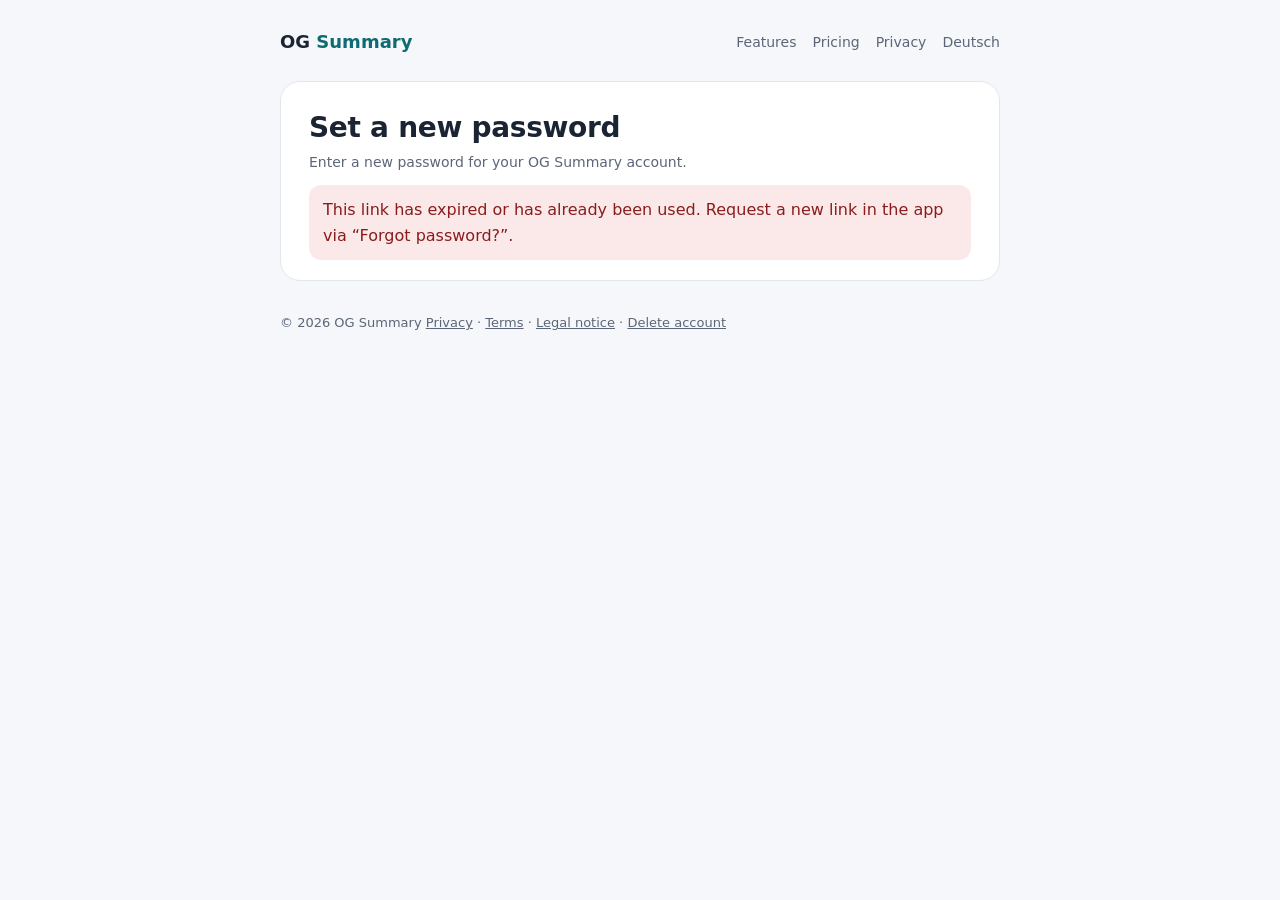
<file: en/reset-password.html>
<!doctype html>
<html lang="en">
<head>
<meta charset="utf-8">
<meta name="viewport" content="width=device-width, initial-scale=1">
<title>Set a new password – OG Summary</title>
<meta name="robots" content="index,follow">
<meta name="description" content="Record meetings, get automatic summaries and keep working with to-dos. Your content stays on your phone.">
<link rel="stylesheet" href="../style.css">
</head>
<body>
<header>
  <a class="brand" href="index.html">OG <span>Summary</span></a>
  <nav>
    <a href="index.html#funktionen">Features</a>
    <a href="index.html#tarife">Pricing</a>
    <a href="privacy.html">Privacy</a>
    <a href="../index.html">Deutsch</a>
  </nav>
</header>
<main>
<article class="card">
<h1>Set a new password</h1>
<p class="meta">Enter a new password for your OG Summary account.</p>
<p id="status">Checking link …</p>
<noscript><p>JavaScript is required.</p></noscript>
<form id="form" class="form" hidden>
  <label for="pw">New password</label>
  <input id="pw" type="password" autocomplete="new-password" minlength="8" required>
  <label for="pw2">Repeat password</label>
  <input id="pw2" type="password" autocomplete="new-password" minlength="8" required>
  <span class="meta">At least 8 characters.</span>
  <label class="check"><input id="show" type="checkbox"> Show password</label>
  <button id="save" class="btn" type="submit">Save password</button>
</form>
<div id="msg" class="msg" hidden></div>
</article>
<script>
(function () {
  var T = {
    mismatch: "The passwords do not match.", tooShort: "The password must have at least 8 characters.", done: "Your password has been changed. Open OG Summary and sign in with your new password.",
    invalid: "This link has expired or has already been used. Request a new link in the app via “Forgot password?”.", failed: "The password could not be saved. Please try again.", saving: "Saving …", save: "Save password"
  };
  var URL_BASE = 'https://zroacbshmpbgxeohnhri.supabase.co', KEY = 'sb_publishable_CAIb6prpZ4St0QlHiBgbzg_BVX4N98u';
  var form = document.getElementById('form'), msg = document.getElementById('msg'), status = document.getElementById('status');
  function show(text, isError) { msg.textContent = text; msg.className = 'msg' + (isError ? ' err' : ''); msg.hidden = false; }
  // Token aus dem Link lesen und sofort aus der Adresszeile entfernen
  var hash = new URLSearchParams(location.hash.slice(1));
  var token = hash.get('access_token');
  if (location.hash) history.replaceState(null, '', location.pathname);
  status.hidden = true;
  if (hash.get('error') || hash.get('error_code') || !token) { show(T.invalid, true); return; }
  form.hidden = false;
  document.getElementById('show').addEventListener('change', function (ev) {
    var type = ev.target.checked ? 'text' : 'password';
    document.getElementById('pw').type = type; document.getElementById('pw2').type = type;
  });
  form.addEventListener('submit', function (ev) {
    ev.preventDefault();
    var pw = document.getElementById('pw').value, pw2 = document.getElementById('pw2').value;
    if (pw.length < 8) return show(T.tooShort, true);
    if (pw !== pw2) return show(T.mismatch, true);
    var button = document.getElementById('save'); button.disabled = true; button.textContent = T.saving;
    var headers = { 'apikey': KEY, 'Authorization': 'Bearer ' + token, 'Content-Type': 'application/json' };
    fetch(URL_BASE + '/auth/v1/user', { method: 'PUT', headers: headers, body: JSON.stringify({ password: pw }) })
      .then(function (r) {
        if (r.status === 401 || r.status === 403) { form.hidden = true; show(T.invalid, true); return; }
        if (!r.ok) throw new Error('status ' + r.status);
        form.hidden = true; show(T.done, false);
        // Sitzung aus dem Link beenden, angemeldet wird in der App
        fetch(URL_BASE + '/auth/v1/logout', { method: 'POST', headers: headers }).catch(function () {});
      })
      .catch(function () { button.disabled = false; button.textContent = T.save; show(T.failed, true); });
  });
})();
</script>
</main>
<footer>
  <span>© 2026 OG Summary</span>
  <span><a href="privacy.html">Privacy</a> · <a href="terms.html">Terms</a> · <a href="imprint.html">Legal notice</a> · <a href="delete-account.html">Delete account</a></span>
</footer>
</body>
</html>
</file>
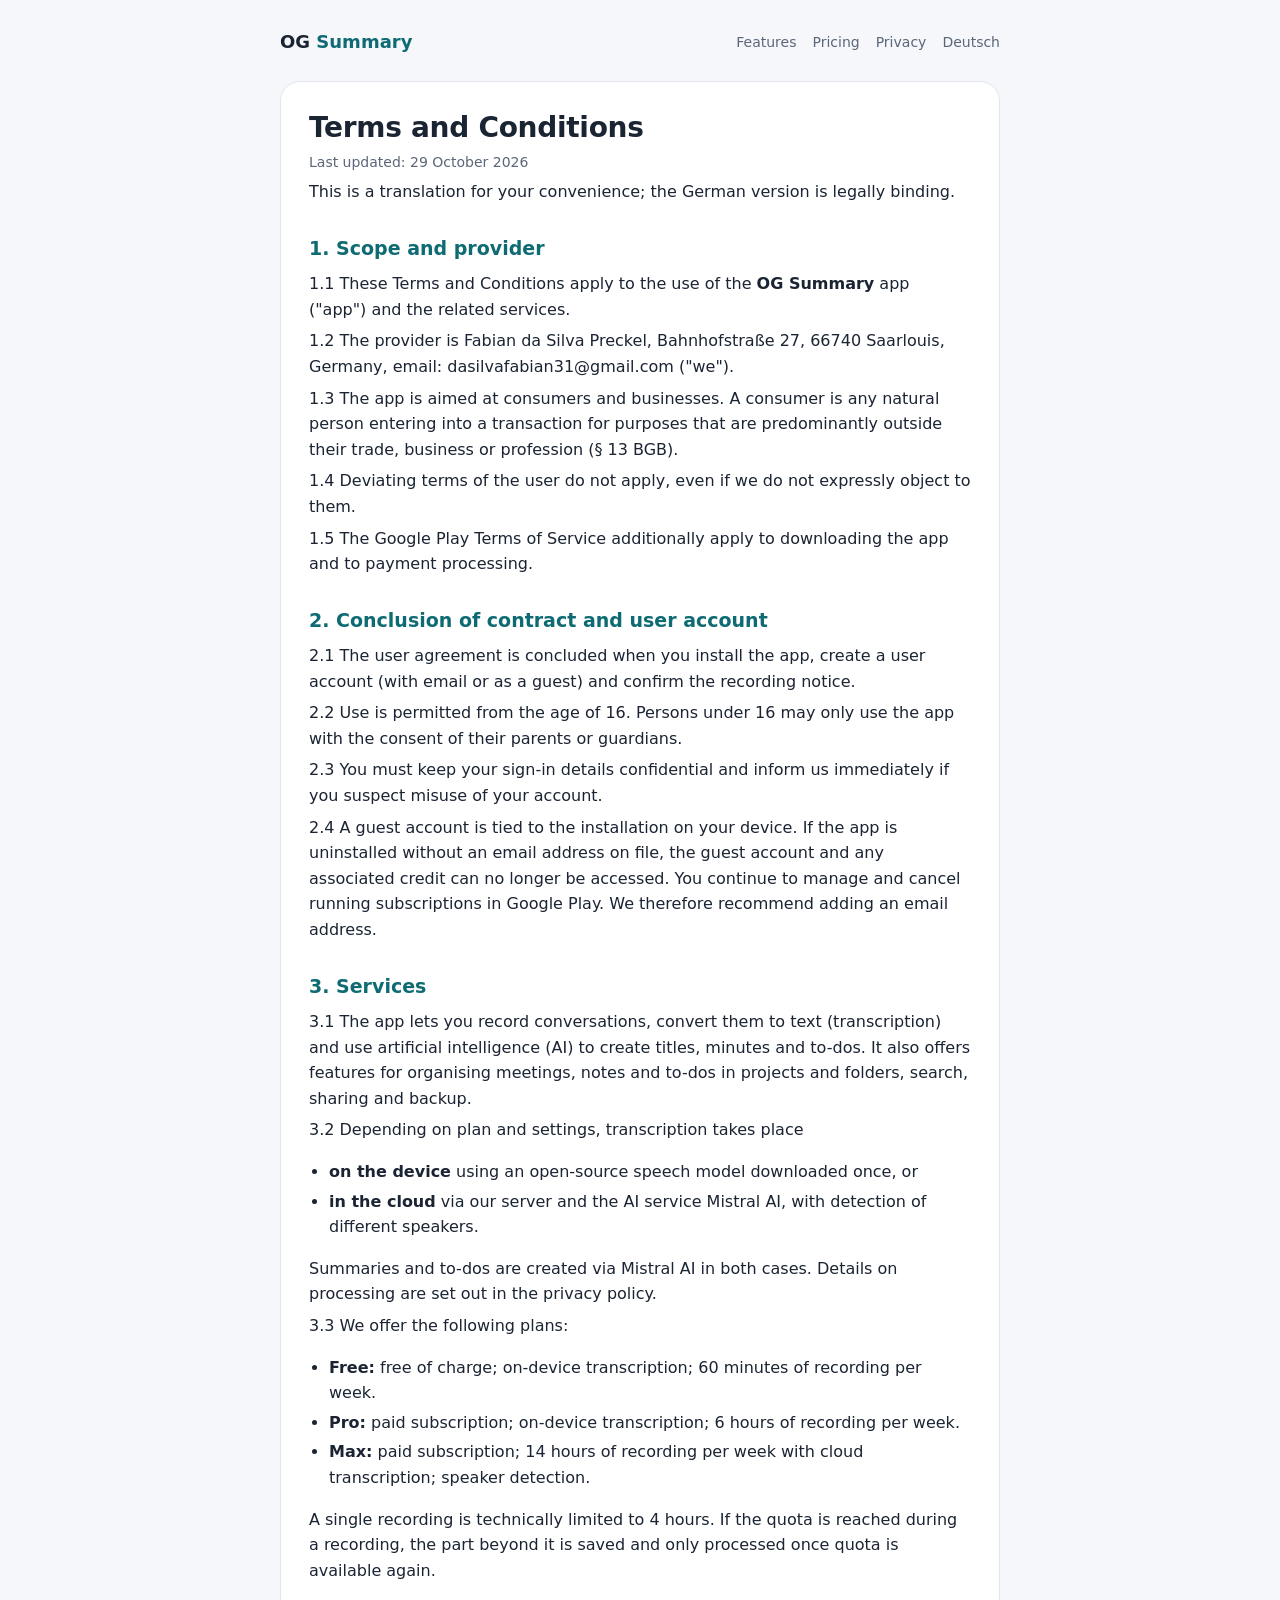
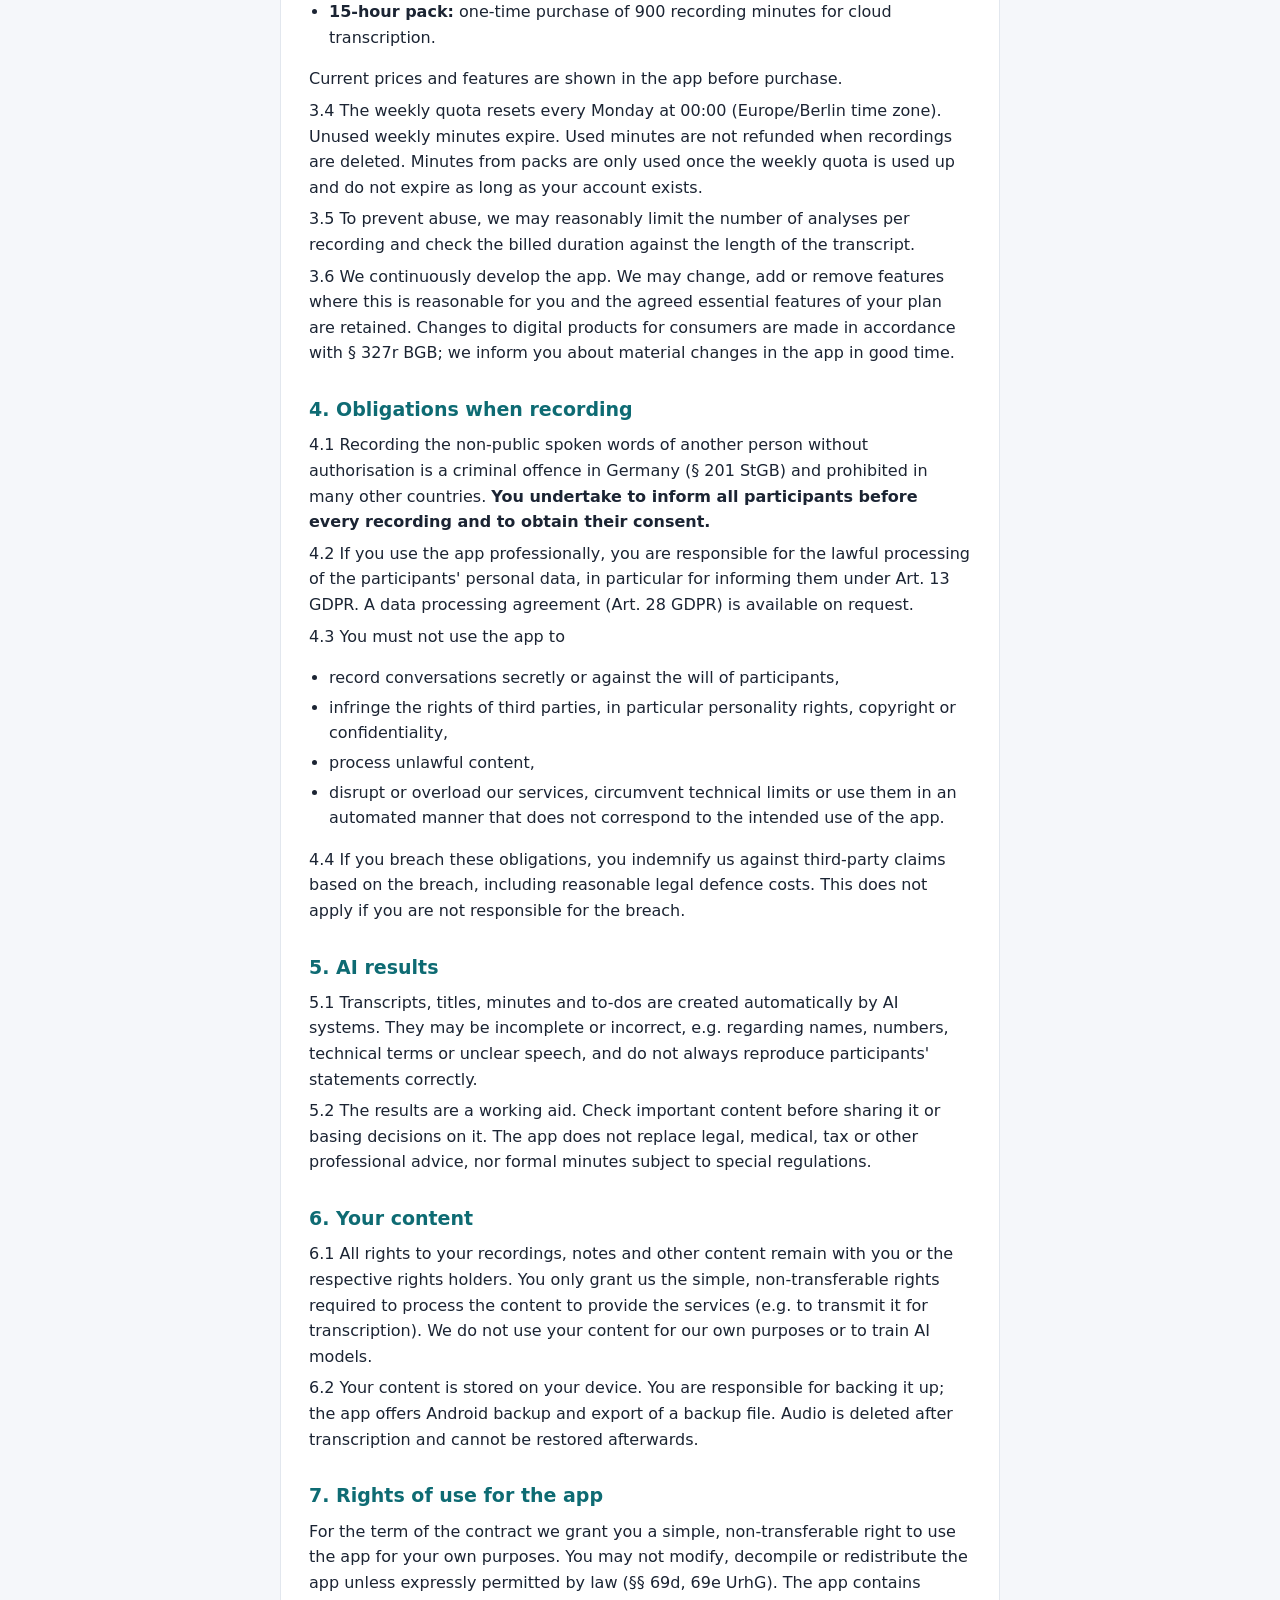
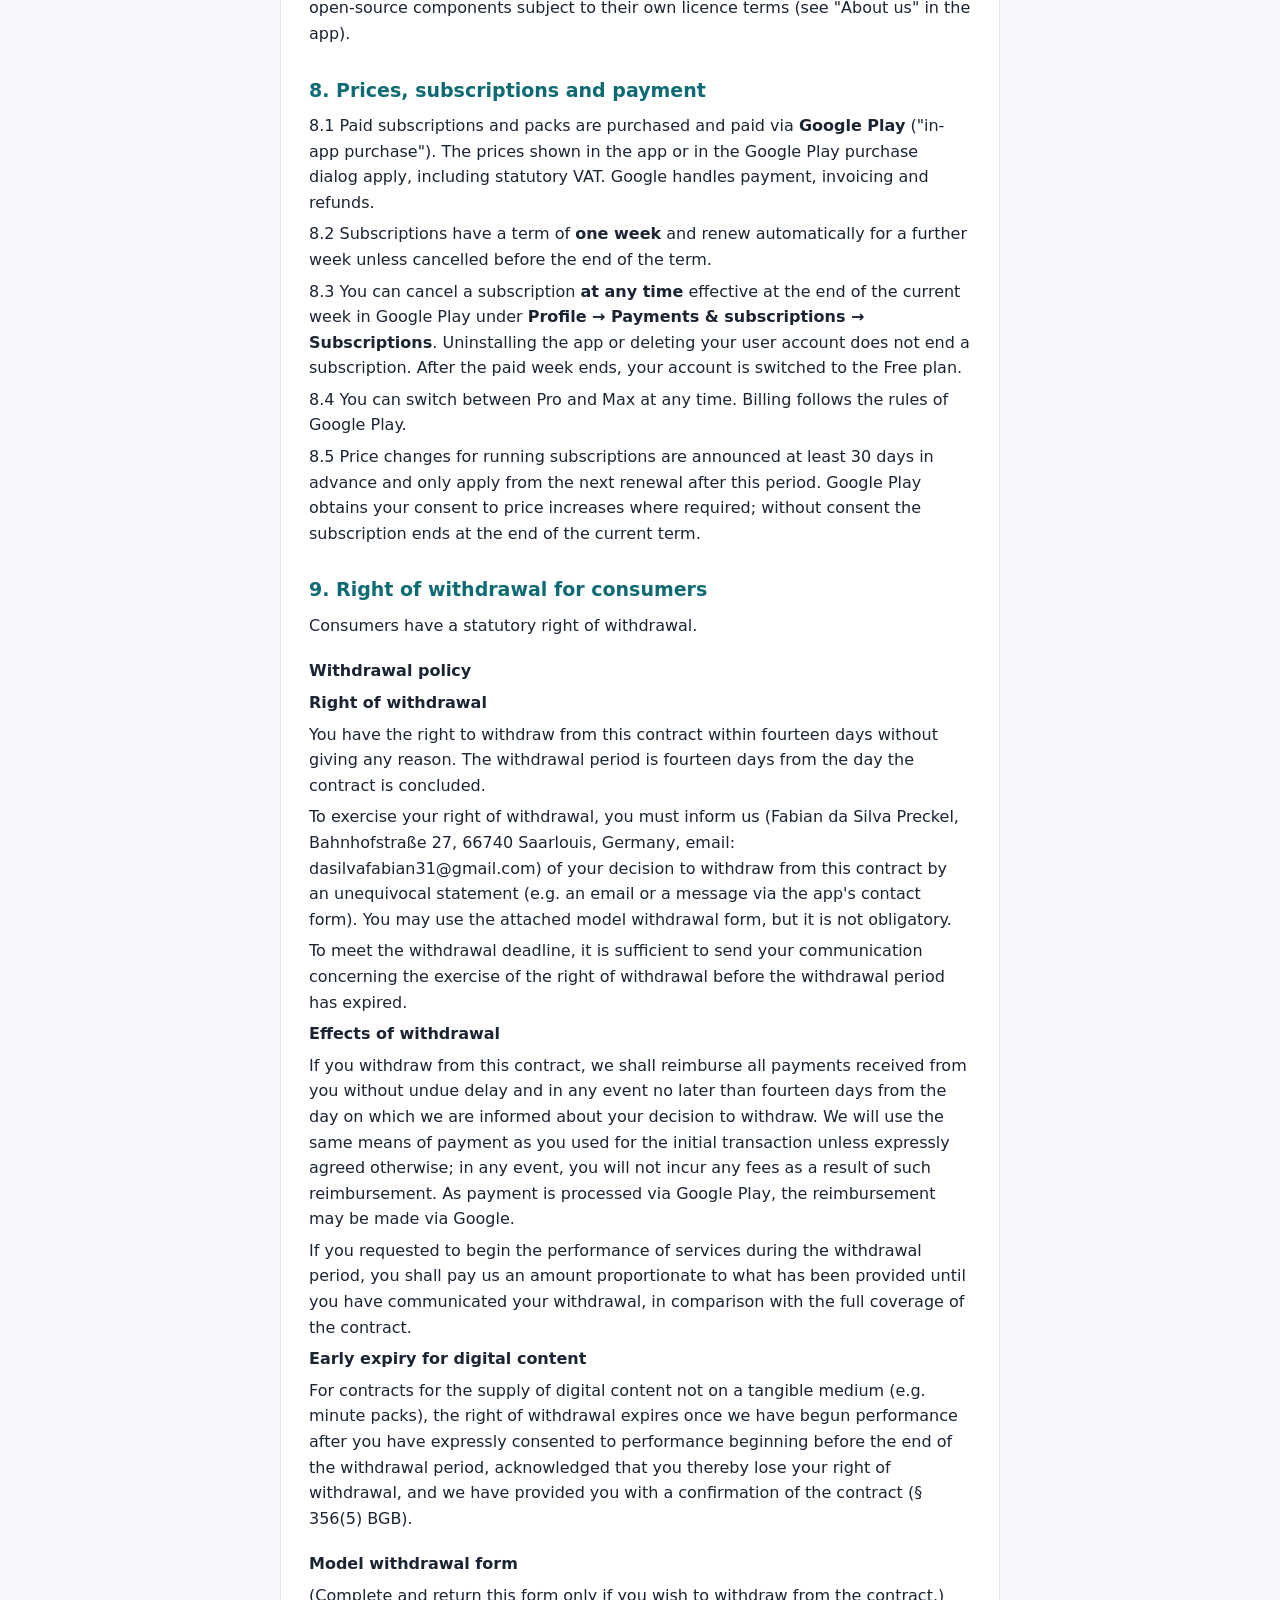
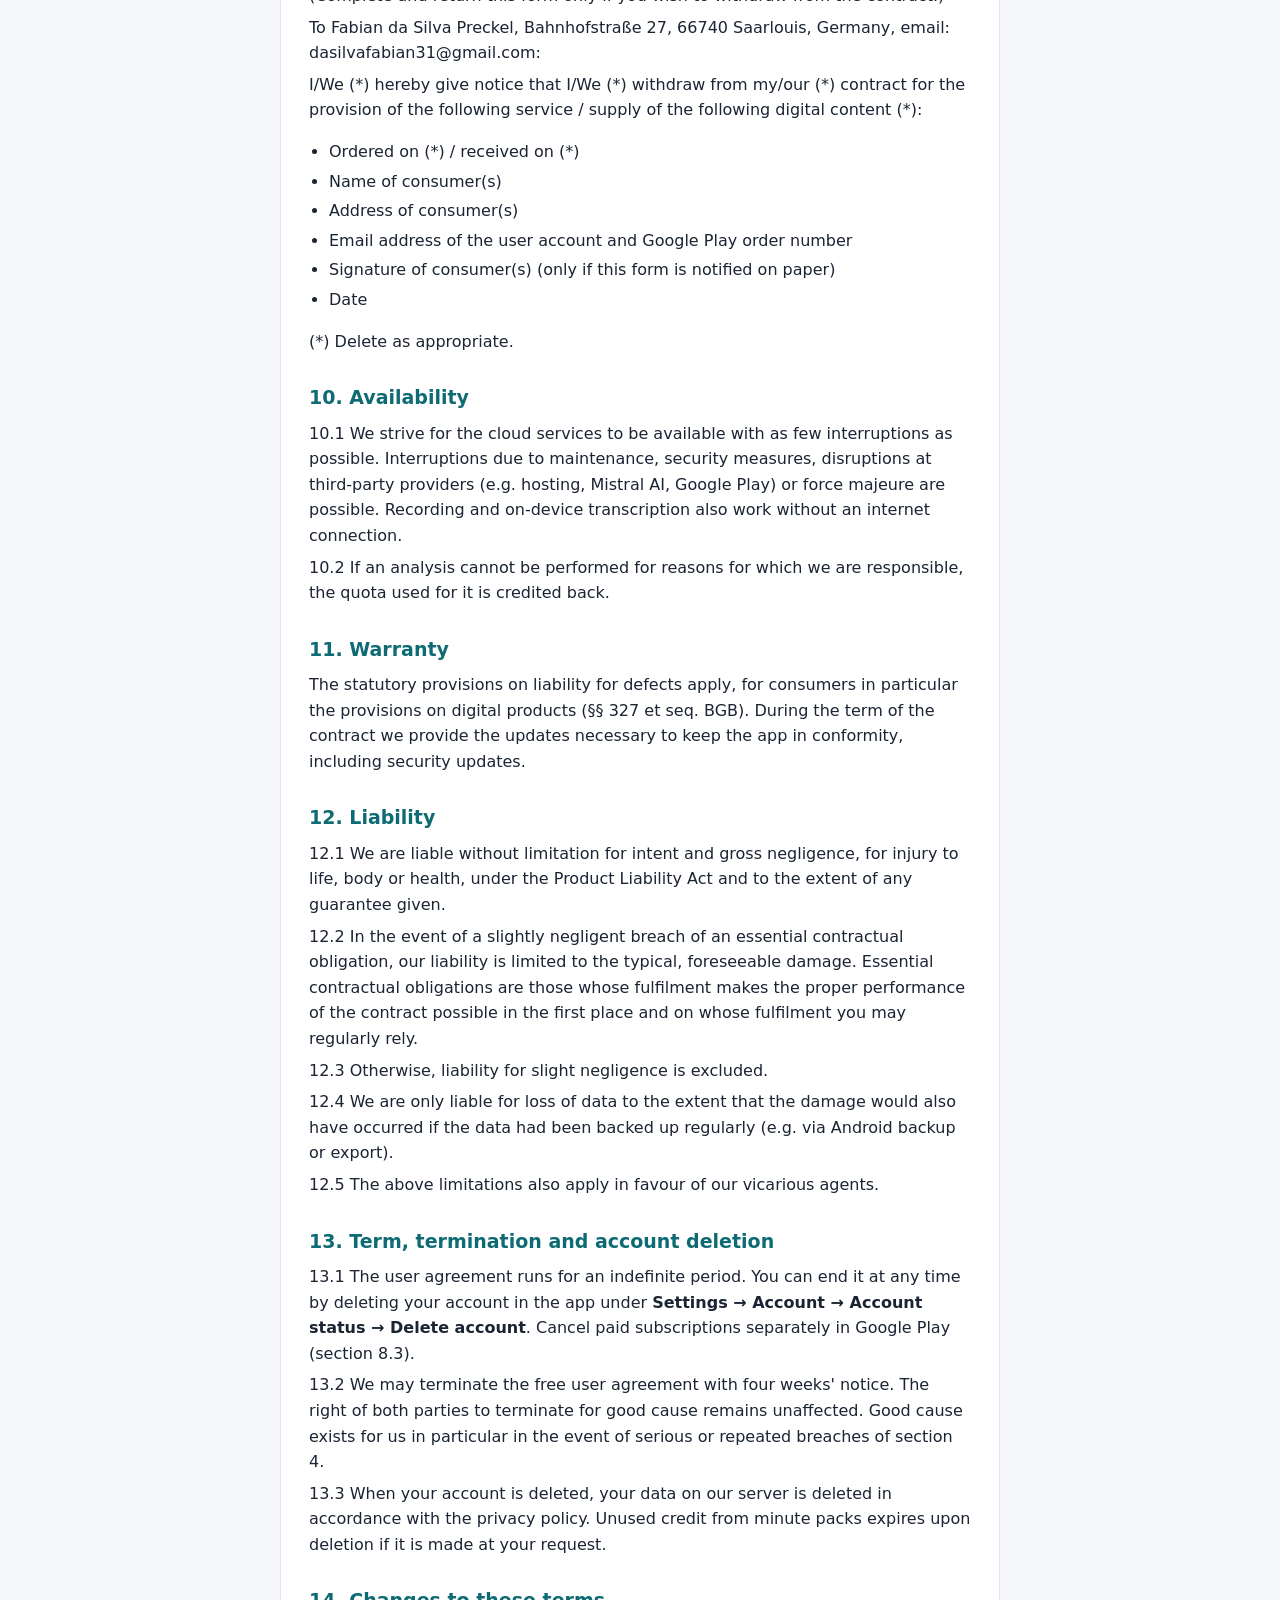
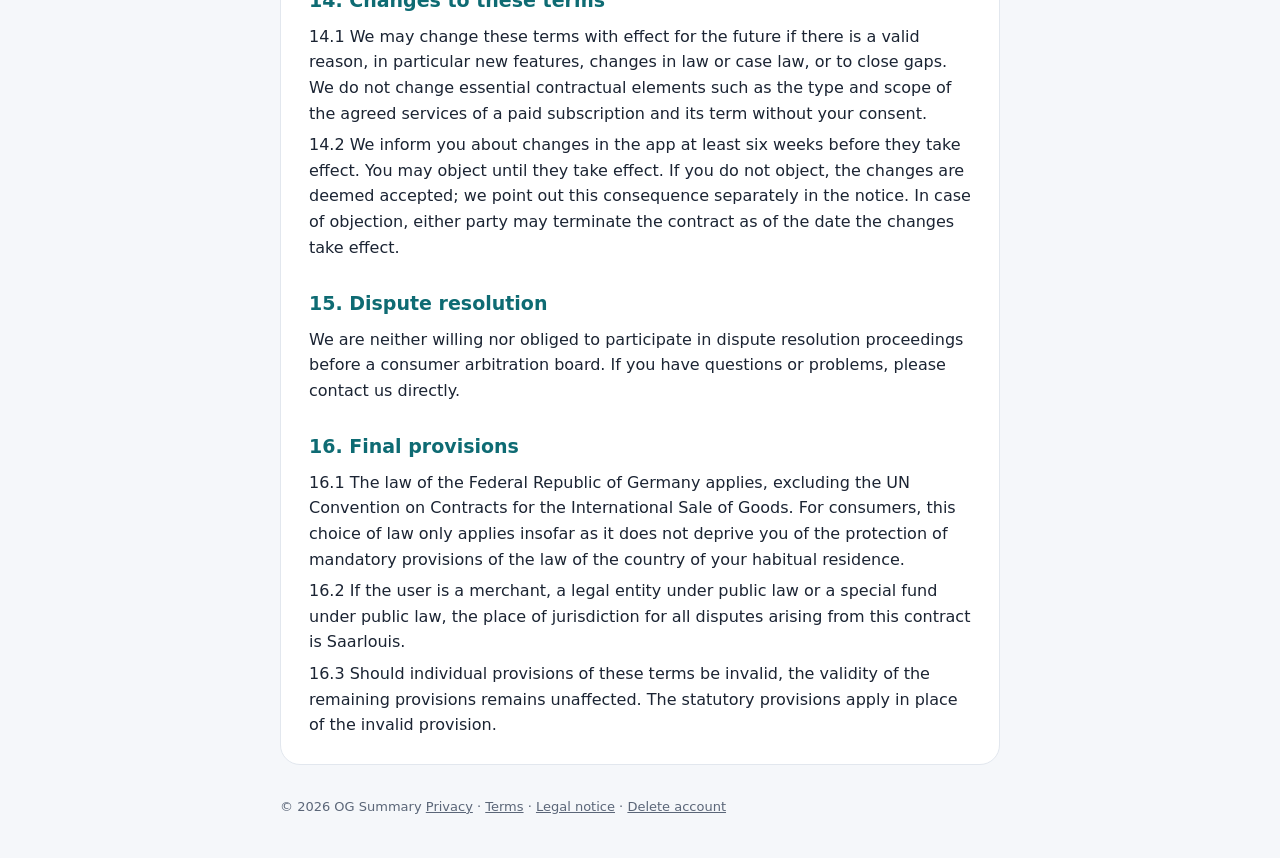
<file: en/terms.html>
<!doctype html>
<html lang="en">
<head>
<meta charset="utf-8">
<meta name="viewport" content="width=device-width, initial-scale=1">
<title>Terms – OG Summary</title>
<meta name="robots" content="index,follow">
<meta name="description" content="Record meetings, get automatic summaries and keep working with to-dos. Your content stays on your phone.">
<link rel="stylesheet" href="../style.css">
</head>
<body>
<header>
  <a class="brand" href="index.html">OG <span>Summary</span></a>
  <nav>
    <a href="index.html#funktionen">Features</a>
    <a href="index.html#tarife">Pricing</a>
    <a href="privacy.html">Privacy</a>
    <a href="../index.html">Deutsch</a>
  </nav>
</header>
<main>
<article class="card"><h1>Terms and Conditions</h1>
<p class="meta">Last updated: 29 October 2026</p>
<p>This is a translation for your convenience; the German version is legally binding.</p>
<h2>1. Scope and provider</h2>
<p>1.1 These Terms and Conditions apply to the use of the <strong>OG Summary</strong> app (&quot;app&quot;) and the related services.</p>
<p>1.2 The provider is Fabian da Silva Preckel, Bahnhofstraße 27, 66740 Saarlouis, Germany, email: dasilvafabian31@gmail.com (&quot;we&quot;).</p>
<p>1.3 The app is aimed at consumers and businesses. A consumer is any natural person entering into a transaction for purposes that are predominantly outside their trade, business or profession (§ 13 BGB).</p>
<p>1.4 Deviating terms of the user do not apply, even if we do not expressly object to them.</p>
<p>1.5 The Google Play Terms of Service additionally apply to downloading the app and to payment processing.</p>
<h2>2. Conclusion of contract and user account</h2>
<p>2.1 The user agreement is concluded when you install the app, create a user account (with email or as a guest) and confirm the recording notice.</p>
<p>2.2 Use is permitted from the age of 16. Persons under 16 may only use the app with the consent of their parents or guardians.</p>
<p>2.3 You must keep your sign-in details confidential and inform us immediately if you suspect misuse of your account.</p>
<p>2.4 A guest account is tied to the installation on your device. If the app is uninstalled without an email address on file, the guest account and any associated credit can no longer be accessed. You continue to manage and cancel running subscriptions in Google Play. We therefore recommend adding an email address.</p>
<h2>3. Services</h2>
<p>3.1 The app lets you record conversations, convert them to text (transcription) and use artificial intelligence (AI) to create titles, minutes and to-dos. It also offers features for organising meetings, notes and to-dos in projects and folders, search, sharing and backup.</p>
<p>3.2 Depending on plan and settings, transcription takes place</p>
<ul>
<li><strong>on the device</strong> using an open-source speech model downloaded once, or</li>
<li><strong>in the cloud</strong> via our server and the AI service Mistral AI, with detection of different speakers.</li>
</ul>
<p>Summaries and to-dos are created via Mistral AI in both cases. Details on processing are set out in the privacy policy.</p>
<p>3.3 We offer the following plans:</p>
<ul>
<li><strong>Free:</strong> free of charge; on-device transcription; 60 minutes of recording per week.</li>
<li><strong>Pro:</strong> paid subscription; on-device transcription; 6 hours of recording per week.</li>
<li><strong>Max:</strong> paid subscription; 14 hours of recording per week with cloud transcription; speaker detection.</li>
</ul>
<p>A single recording is technically limited to 4 hours. If the quota is reached during a recording, the part beyond it is saved and only processed once quota is available again.</p>
<ul>
<li><strong>15-hour pack:</strong> one-time purchase of 900 recording minutes for cloud transcription.</li>
</ul>
<p>Current prices and features are shown in the app before purchase.</p>
<p>3.4 The weekly quota resets every Monday at 00:00 (Europe/Berlin time zone). Unused weekly minutes expire. Used minutes are not refunded when recordings are deleted. Minutes from packs are only used once the weekly quota is used up and do not expire as long as your account exists.</p>
<p>3.5 To prevent abuse, we may reasonably limit the number of analyses per recording and check the billed duration against the length of the transcript.</p>
<p>3.6 We continuously develop the app. We may change, add or remove features where this is reasonable for you and the agreed essential features of your plan are retained. Changes to digital products for consumers are made in accordance with § 327r BGB; we inform you about material changes in the app in good time.</p>
<h2>4. Obligations when recording</h2>
<p>4.1 Recording the non-public spoken words of another person without authorisation is a criminal offence in Germany (§ 201 StGB) and prohibited in many other countries. <strong>You undertake to inform all participants before every recording and to obtain their consent.</strong></p>
<p>4.2 If you use the app professionally, you are responsible for the lawful processing of the participants&#x27; personal data, in particular for informing them under Art. 13 GDPR. A data processing agreement (Art. 28 GDPR) is available on request.</p>
<p>4.3 You must not use the app to</p>
<ul>
<li>record conversations secretly or against the will of participants,</li>
<li>infringe the rights of third parties, in particular personality rights, copyright or confidentiality,</li>
<li>process unlawful content,</li>
<li>disrupt or overload our services, circumvent technical limits or use them in an automated manner that does not correspond to the intended use of the app.</li>
</ul>
<p>4.4 If you breach these obligations, you indemnify us against third-party claims based on the breach, including reasonable legal defence costs. This does not apply if you are not responsible for the breach.</p>
<h2>5. AI results</h2>
<p>5.1 Transcripts, titles, minutes and to-dos are created automatically by AI systems. They may be incomplete or incorrect, e.g. regarding names, numbers, technical terms or unclear speech, and do not always reproduce participants&#x27; statements correctly.</p>
<p>5.2 The results are a working aid. Check important content before sharing it or basing decisions on it. The app does not replace legal, medical, tax or other professional advice, nor formal minutes subject to special regulations.</p>
<h2>6. Your content</h2>
<p>6.1 All rights to your recordings, notes and other content remain with you or the respective rights holders. You only grant us the simple, non-transferable rights required to process the content to provide the services (e.g. to transmit it for transcription). We do not use your content for our own purposes or to train AI models.</p>
<p>6.2 Your content is stored on your device. You are responsible for backing it up; the app offers Android backup and export of a backup file. Audio is deleted after transcription and cannot be restored afterwards.</p>
<h2>7. Rights of use for the app</h2>
<p>For the term of the contract we grant you a simple, non-transferable right to use the app for your own purposes. You may not modify, decompile or redistribute the app unless expressly permitted by law (§§ 69d, 69e UrhG). The app contains open-source components subject to their own licence terms (see &quot;About us&quot; in the app).</p>
<h2>8. Prices, subscriptions and payment</h2>
<p>8.1 Paid subscriptions and packs are purchased and paid via <strong>Google Play</strong> (&quot;in-app purchase&quot;). The prices shown in the app or in the Google Play purchase dialog apply, including statutory VAT. Google handles payment, invoicing and refunds.</p>
<p>8.2 Subscriptions have a term of <strong>one week</strong> and renew automatically for a further week unless cancelled before the end of the term.</p>
<p>8.3 You can cancel a subscription <strong>at any time</strong> effective at the end of the current week in Google Play under <strong>Profile → Payments &amp; subscriptions → Subscriptions</strong>. Uninstalling the app or deleting your user account does not end a subscription. After the paid week ends, your account is switched to the Free plan.</p>
<p>8.4 You can switch between Pro and Max at any time. Billing follows the rules of Google Play.</p>
<p>8.5 Price changes for running subscriptions are announced at least 30 days in advance and only apply from the next renewal after this period. Google Play obtains your consent to price increases where required; without consent the subscription ends at the end of the current term.</p>
<h2>9. Right of withdrawal for consumers</h2>
<p>Consumers have a statutory right of withdrawal.</p>
<h3>Withdrawal policy</h3>
<p><strong>Right of withdrawal</strong></p>
<p>You have the right to withdraw from this contract within fourteen days without giving any reason. The withdrawal period is fourteen days from the day the contract is concluded.</p>
<p>To exercise your right of withdrawal, you must inform us (Fabian da Silva Preckel, Bahnhofstraße 27, 66740 Saarlouis, Germany, email: dasilvafabian31@gmail.com) of your decision to withdraw from this contract by an unequivocal statement (e.g. an email or a message via the app&#x27;s contact form). You may use the attached model withdrawal form, but it is not obligatory.</p>
<p>To meet the withdrawal deadline, it is sufficient to send your communication concerning the exercise of the right of withdrawal before the withdrawal period has expired.</p>
<p><strong>Effects of withdrawal</strong></p>
<p>If you withdraw from this contract, we shall reimburse all payments received from you without undue delay and in any event no later than fourteen days from the day on which we are informed about your decision to withdraw. We will use the same means of payment as you used for the initial transaction unless expressly agreed otherwise; in any event, you will not incur any fees as a result of such reimbursement. As payment is processed via Google Play, the reimbursement may be made via Google.</p>
<p>If you requested to begin the performance of services during the withdrawal period, you shall pay us an amount proportionate to what has been provided until you have communicated your withdrawal, in comparison with the full coverage of the contract.</p>
<p><strong>Early expiry for digital content</strong></p>
<p>For contracts for the supply of digital content not on a tangible medium (e.g. minute packs), the right of withdrawal expires once we have begun performance after you have expressly consented to performance beginning before the end of the withdrawal period, acknowledged that you thereby lose your right of withdrawal, and we have provided you with a confirmation of the contract (§ 356(5) BGB).</p>
<h3>Model withdrawal form</h3>
<p>(Complete and return this form only if you wish to withdraw from the contract.)</p>
<p>To Fabian da Silva Preckel, Bahnhofstraße 27, 66740 Saarlouis, Germany, email: dasilvafabian31@gmail.com:</p>
<p>I/We (*) hereby give notice that I/We (*) withdraw from my/our (*) contract for the provision of the following service / supply of the following digital content (*):</p>
<ul>
<li>Ordered on (*) / received on (*)</li>
<li>Name of consumer(s)</li>
<li>Address of consumer(s)</li>
<li>Email address of the user account and Google Play order number</li>
<li>Signature of consumer(s) (only if this form is notified on paper)</li>
<li>Date</li>
</ul>
<p>(*) Delete as appropriate.</p>
<h2>10. Availability</h2>
<p>10.1 We strive for the cloud services to be available with as few interruptions as possible. Interruptions due to maintenance, security measures, disruptions at third-party providers (e.g. hosting, Mistral AI, Google Play) or force majeure are possible. Recording and on-device transcription also work without an internet connection.</p>
<p>10.2 If an analysis cannot be performed for reasons for which we are responsible, the quota used for it is credited back.</p>
<h2>11. Warranty</h2>
<p>The statutory provisions on liability for defects apply, for consumers in particular the provisions on digital products (§§ 327 et seq. BGB). During the term of the contract we provide the updates necessary to keep the app in conformity, including security updates.</p>
<h2>12. Liability</h2>
<p>12.1 We are liable without limitation for intent and gross negligence, for injury to life, body or health, under the Product Liability Act and to the extent of any guarantee given.</p>
<p>12.2 In the event of a slightly negligent breach of an essential contractual obligation, our liability is limited to the typical, foreseeable damage. Essential contractual obligations are those whose fulfilment makes the proper performance of the contract possible in the first place and on whose fulfilment you may regularly rely.</p>
<p>12.3 Otherwise, liability for slight negligence is excluded.</p>
<p>12.4 We are only liable for loss of data to the extent that the damage would also have occurred if the data had been backed up regularly (e.g. via Android backup or export).</p>
<p>12.5 The above limitations also apply in favour of our vicarious agents.</p>
<h2>13. Term, termination and account deletion</h2>
<p>13.1 The user agreement runs for an indefinite period. You can end it at any time by deleting your account in the app under <strong>Settings → Account → Account status → Delete account</strong>. Cancel paid subscriptions separately in Google Play (section 8.3).</p>
<p>13.2 We may terminate the free user agreement with four weeks&#x27; notice. The right of both parties to terminate for good cause remains unaffected. Good cause exists for us in particular in the event of serious or repeated breaches of section 4.</p>
<p>13.3 When your account is deleted, your data on our server is deleted in accordance with the privacy policy. Unused credit from minute packs expires upon deletion if it is made at your request.</p>
<h2>14. Changes to these terms</h2>
<p>14.1 We may change these terms with effect for the future if there is a valid reason, in particular new features, changes in law or case law, or to close gaps. We do not change essential contractual elements such as the type and scope of the agreed services of a paid subscription and its term without your consent.</p>
<p>14.2 We inform you about changes in the app at least six weeks before they take effect. You may object until they take effect. If you do not object, the changes are deemed accepted; we point out this consequence separately in the notice. In case of objection, either party may terminate the contract as of the date the changes take effect.</p>
<h2>15. Dispute resolution</h2>
<p>We are neither willing nor obliged to participate in dispute resolution proceedings before a consumer arbitration board. If you have questions or problems, please contact us directly.</p>
<h2>16. Final provisions</h2>
<p>16.1 The law of the Federal Republic of Germany applies, excluding the UN Convention on Contracts for the International Sale of Goods. For consumers, this choice of law only applies insofar as it does not deprive you of the protection of mandatory provisions of the law of the country of your habitual residence.</p>
<p>16.2 If the user is a merchant, a legal entity under public law or a special fund under public law, the place of jurisdiction for all disputes arising from this contract is Saarlouis.</p>
<p>16.3 Should individual provisions of these terms be invalid, the validity of the remaining provisions remains unaffected. The statutory provisions apply in place of the invalid provision.</p></article>
</main>
<footer>
  <span>© 2026 OG Summary</span>
  <span><a href="privacy.html">Privacy</a> · <a href="terms.html">Terms</a> · <a href="imprint.html">Legal notice</a> · <a href="delete-account.html">Delete account</a></span>
</footer>
</body>
</html>
</file>
<file: style.css>
:root{--canvas:#F5F7FA;--surface:#fff;--ink:#1B2433;--muted:#5B6678;--line:#E2E7EE;--petrol:#0E6B73;--tint:#E3F1F2}
@media (prefers-color-scheme:dark){:root{--canvas:#12171E;--surface:#1A2129;--ink:#E6EBF1;--muted:#9BA6B5;--line:#2B3440;--petrol:#5BB5BC;--tint:#173A3E}}
*{box-sizing:border-box}
body{margin:0;background:var(--canvas);color:var(--ink);font:16px/1.6 system-ui,-apple-system,"Segoe UI",Roboto,sans-serif}
header,main,footer{max-width:760px;margin:0 auto;padding:0 20px}
header{display:flex;flex-wrap:wrap;align-items:center;justify-content:space-between;gap:8px 16px;padding-top:28px;padding-bottom:12px}
.brand{font-weight:600;font-size:18px;color:var(--ink);text-decoration:none;white-space:nowrap}
.brand span{color:var(--petrol)}
nav{display:flex;gap:16px;flex-wrap:wrap}
nav a{color:var(--muted);text-decoration:none;font-size:14px;white-space:nowrap}
.card p{margin:6px 0}
nav a:hover{color:var(--petrol)}
.card{background:var(--surface);border:1px solid var(--line);border-radius:20px;padding:28px 28px 20px;margin:12px 0 32px}
h1{font-size:28px;line-height:1.25;margin:0 0 6px;letter-spacing:-.3px}
h2{font-size:19px;margin:28px 0 8px;color:var(--petrol)}
h3{font-size:16px;margin:20px 0 6px}
p,li{color:var(--ink)}
.meta{color:var(--muted);font-size:14px;margin:0 0 8px}
ul{padding-left:20px}
li{margin:4px 0}
a{color:var(--petrol)}
.hero{padding:28px 0 8px}
.hero p{color:var(--muted);font-size:18px;max-width:560px}
.grid{display:grid;grid-template-columns:repeat(auto-fit,minmax(200px,1fr));gap:12px;margin:20px 0 32px}
.tile{background:var(--surface);border:1px solid var(--line);border-radius:16px;padding:18px;text-decoration:none;color:var(--ink)}
.tile strong{display:block;margin-bottom:4px}
.tile span{color:var(--muted);font-size:14px}
footer{color:var(--muted);font-size:13px;padding-bottom:40px}
footer a{color:var(--muted)}
.wide{max-width:1080px}
header.wide{padding-top:22px}
.btn{display:inline-flex;align-items:center;gap:8px;background:var(--petrol);color:#fff;text-decoration:none;font-weight:600;border-radius:999px;padding:12px 22px;font-size:15px}
.btn.ghost{background:transparent;color:var(--petrol);border:1px solid var(--line)}
.soon{display:inline-block;font-size:12px;font-weight:600;letter-spacing:.4px;text-transform:uppercase;color:var(--petrol);background:var(--tint);border-radius:999px;padding:4px 10px;margin-bottom:14px}
.lp-hero{display:grid;grid-template-columns:1.1fr .9fr;gap:48px;align-items:center;padding:48px 0 64px}
.lp-hero h1{font-size:46px;line-height:1.08;letter-spacing:-1.2px;margin:0 0 18px}
.lp-hero h1 em{font-style:normal;color:var(--petrol)}
.lp-hero p.lead{font-size:19px;color:var(--muted);margin:0 0 26px;max-width:520px}
.cta{display:flex;gap:10px;flex-wrap:wrap}
.trust{display:flex;gap:18px;flex-wrap:wrap;margin-top:22px;color:var(--muted);font-size:14px}
.trust span::before{content:"✓";color:var(--petrol);font-weight:700;margin-right:6px}
.phone{justify-self:center;width:290px;border-radius:40px;background:var(--surface);border:1px solid var(--line);box-shadow:0 30px 60px -20px rgba(14,60,70,.25),0 0 0 8px var(--ink);padding:22px 16px 18px;position:relative}
.phone .notch{width:90px;height:22px;border-radius:12px;background:var(--ink);margin:-10px auto 14px}
.ph-title{font-weight:700;font-size:17px;line-height:1.25;margin:0 0 4px}
.ph-meta{font-size:11.5px;color:var(--muted);margin-bottom:12px}
.ph-tabs{display:flex;gap:6px;margin-bottom:12px}
.ph-tabs b,.ph-tabs i{font-size:11px;font-style:normal;padding:5px 10px;border-radius:999px;border:1px solid var(--line);color:var(--muted)}
.ph-tabs b{background:var(--petrol);border-color:var(--petrol);color:#fff;font-weight:600}
.ph-card{background:var(--canvas);border:1px solid var(--line);border-radius:14px;padding:12px 12px 8px;margin-bottom:10px}
.ph-card h4{margin:0 0 6px;font-size:12px;color:var(--petrol)}
.ph-card ul{margin:0;padding-left:16px}
.ph-card li{font-size:12px;margin:3px 0;line-height:1.4}
.ph-todo{display:flex;gap:8px;align-items:flex-start;font-size:12px;margin:6px 0;line-height:1.35}
.ph-todo .box{flex:none;width:14px;height:14px;border-radius:4px;border:1.5px solid var(--petrol);margin-top:1px}
.ph-todo.done .box{background:var(--petrol)}
.ph-todo.done span{text-decoration:line-through;color:var(--muted)}
.ph-todo small{display:block;color:var(--muted);font-size:10.5px}
section.block{padding:56px 0;border-top:1px solid var(--line)}
.eyebrow{font-size:13px;font-weight:600;color:var(--petrol);letter-spacing:.4px;text-transform:uppercase;margin:0 0 8px}
section.block h2{font-size:30px;line-height:1.2;letter-spacing:-.5px;color:var(--ink);margin:0 0 10px}
section.block > p.sub{color:var(--muted);font-size:17px;max-width:620px;margin:0 0 28px}
.features{display:grid;grid-template-columns:repeat(3,1fr);gap:14px}
.feature{background:var(--surface);border:1px solid var(--line);border-radius:18px;padding:22px}
.feature .ic{width:40px;height:40px;border-radius:12px;background:var(--tint);color:var(--petrol);display:flex;align-items:center;justify-content:center;margin-bottom:14px}
.feature .ic svg{width:22px;height:22px}
.feature h3{margin:0 0 6px;font-size:16px}
.feature p{margin:0;color:var(--muted);font-size:14.5px}
.steps{display:grid;grid-template-columns:repeat(3,1fr);gap:14px;counter-reset:s}
.step{padding:4px 0}
.step::before{counter-increment:s;content:counter(s);display:flex;align-items:center;justify-content:center;width:32px;height:32px;border-radius:50%;background:var(--petrol);color:#fff;font-weight:700;margin-bottom:12px}
.step h3{margin:0 0 4px;font-size:16px}
.step p{margin:0;color:var(--muted);font-size:14.5px}
.privacy-band{background:var(--surface);border:1px solid var(--line);border-radius:24px;padding:32px;display:grid;grid-template-columns:1fr 1fr;gap:28px;align-items:center}
.privacy-band h2{margin-top:0}
.checks{list-style:none;padding:0;margin:0}
.checks li{padding:10px 0 10px 30px;border-bottom:1px solid var(--line);position:relative;font-size:15px}
.checks li:last-child{border-bottom:0}
.checks li::before{content:"";position:absolute;left:0;top:13px;width:18px;height:18px;border-radius:50%;background:var(--tint) url("data:image/svg+xml,%3Csvg xmlns='http://www.w3.org/2000/svg' viewBox='0 0 24 24' fill='none' stroke='%230E6B73' stroke-width='3'%3E%3Cpath d='M5 12l5 5 9-10'/%3E%3C/svg%3E") center/12px no-repeat}
.plans{display:grid;grid-template-columns:repeat(4,1fr);gap:14px}
.plan{background:var(--surface);border:1px solid var(--line);border-radius:18px;padding:22px;display:flex;flex-direction:column}
.plan.hl{border:2px solid var(--petrol)}
.plan .name{font-weight:700;font-size:16px;display:flex;justify-content:space-between;align-items:center}
.plan .tag{font-size:11px;font-weight:600;color:var(--petrol);background:var(--tint);border-radius:999px;padding:3px 8px}
.plan .price{font-size:28px;font-weight:700;letter-spacing:-.5px;margin:10px 0 0}
.plan .per{color:var(--muted);font-size:13px;margin-bottom:12px}
.plan ul{list-style:none;padding:0;margin:0}
.plan li{font-size:14px;padding:5px 0 5px 22px;position:relative;color:var(--ink)}
.plan li::before{content:"✓";position:absolute;left:0;color:var(--petrol);font-weight:700}
.note{color:var(--muted);font-size:13px;margin-top:14px}
details{background:var(--surface);border:1px solid var(--line);border-radius:14px;padding:16px 18px;margin:10px 0}
summary{cursor:pointer;font-weight:600;list-style:none;display:flex;justify-content:space-between;gap:12px}
summary::-webkit-details-marker{display:none}
summary::after{content:"+";color:var(--petrol);font-weight:700;font-size:18px;line-height:1}
details[open] summary::after{content:"–"}
details p{color:var(--muted);margin:10px 0 0;font-size:15px}
.closing{text-align:center;padding:64px 0 72px;border-top:1px solid var(--line)}
.closing h2{font-size:30px;letter-spacing:-.5px;margin:0 0 10px}
.closing p{color:var(--muted);margin:0 0 22px}
footer.wide{display:flex;justify-content:space-between;flex-wrap:wrap;gap:10px;border-top:1px solid var(--line);padding-top:22px}
@media (max-width:900px){.lp-hero{grid-template-columns:1fr;gap:40px;padding-top:28px}.lp-hero h1{font-size:36px}.features,.plans{grid-template-columns:1fr 1fr}.privacy-band{grid-template-columns:1fr;padding:24px}}
@media (max-width:600px){.features,.plans,.steps{grid-template-columns:1fr}.lp-hero h1{font-size:32px}section.block h2,.closing h2{font-size:25px}.phone{width:270px}}
.form{display:flex;flex-direction:column;gap:12px;margin-top:16px}
.form label{font-size:14px;color:var(--muted)}
.form input[type=password],.form input[type=text]{font:inherit;padding:12px 14px;border:1px solid var(--line);border-radius:12px;background:var(--canvas);color:var(--ink)}
.form input:focus{outline:2px solid var(--petrol);border-color:transparent}
.check{display:flex;gap:8px;align-items:center;font-size:14px;color:var(--muted)}
.btn[disabled]{opacity:.6}
.msg{padding:12px 14px;border-radius:12px;background:var(--tint);margin-top:12px}
.msg.err{background:#FBE9E9;color:#8A1C1C}
@media (prefers-color-scheme:dark){.msg.err{background:#3A1E1E;color:#F2B8B8}}
[hidden]{display:none!important}
</file>
